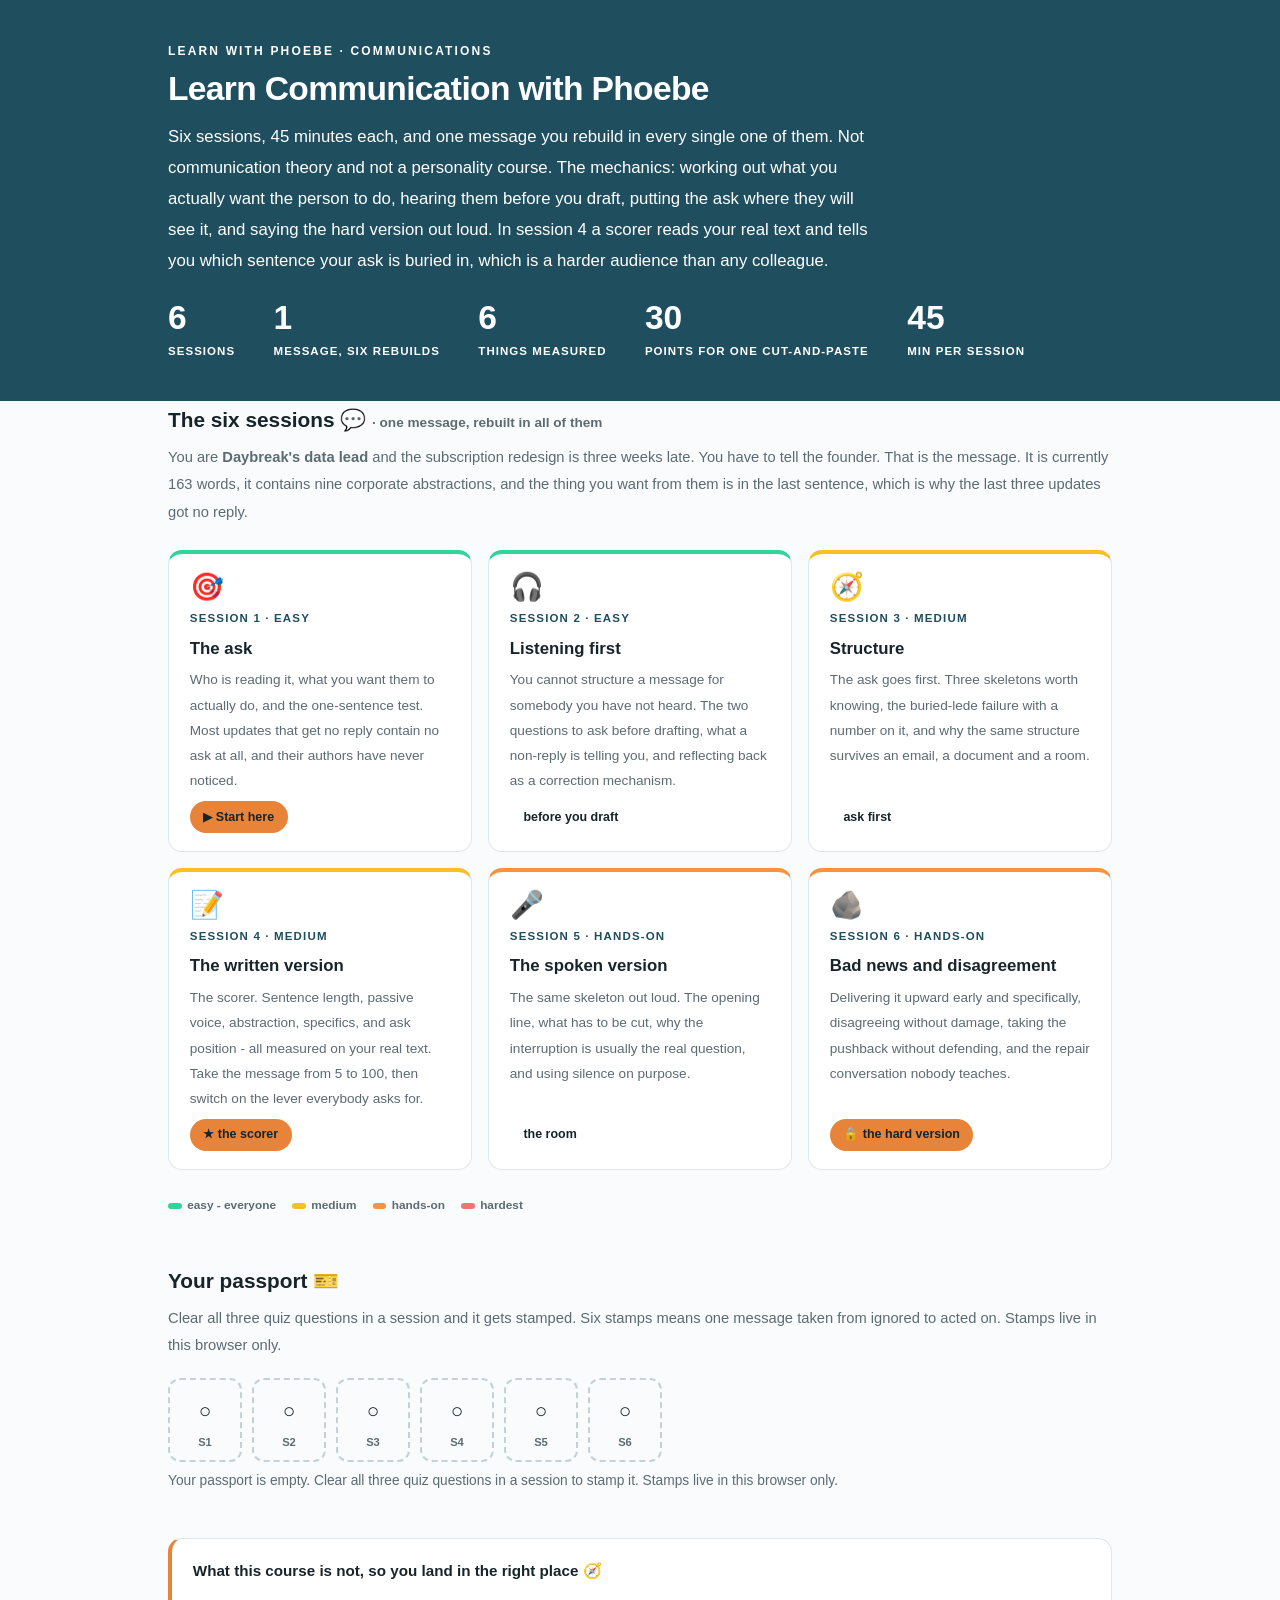
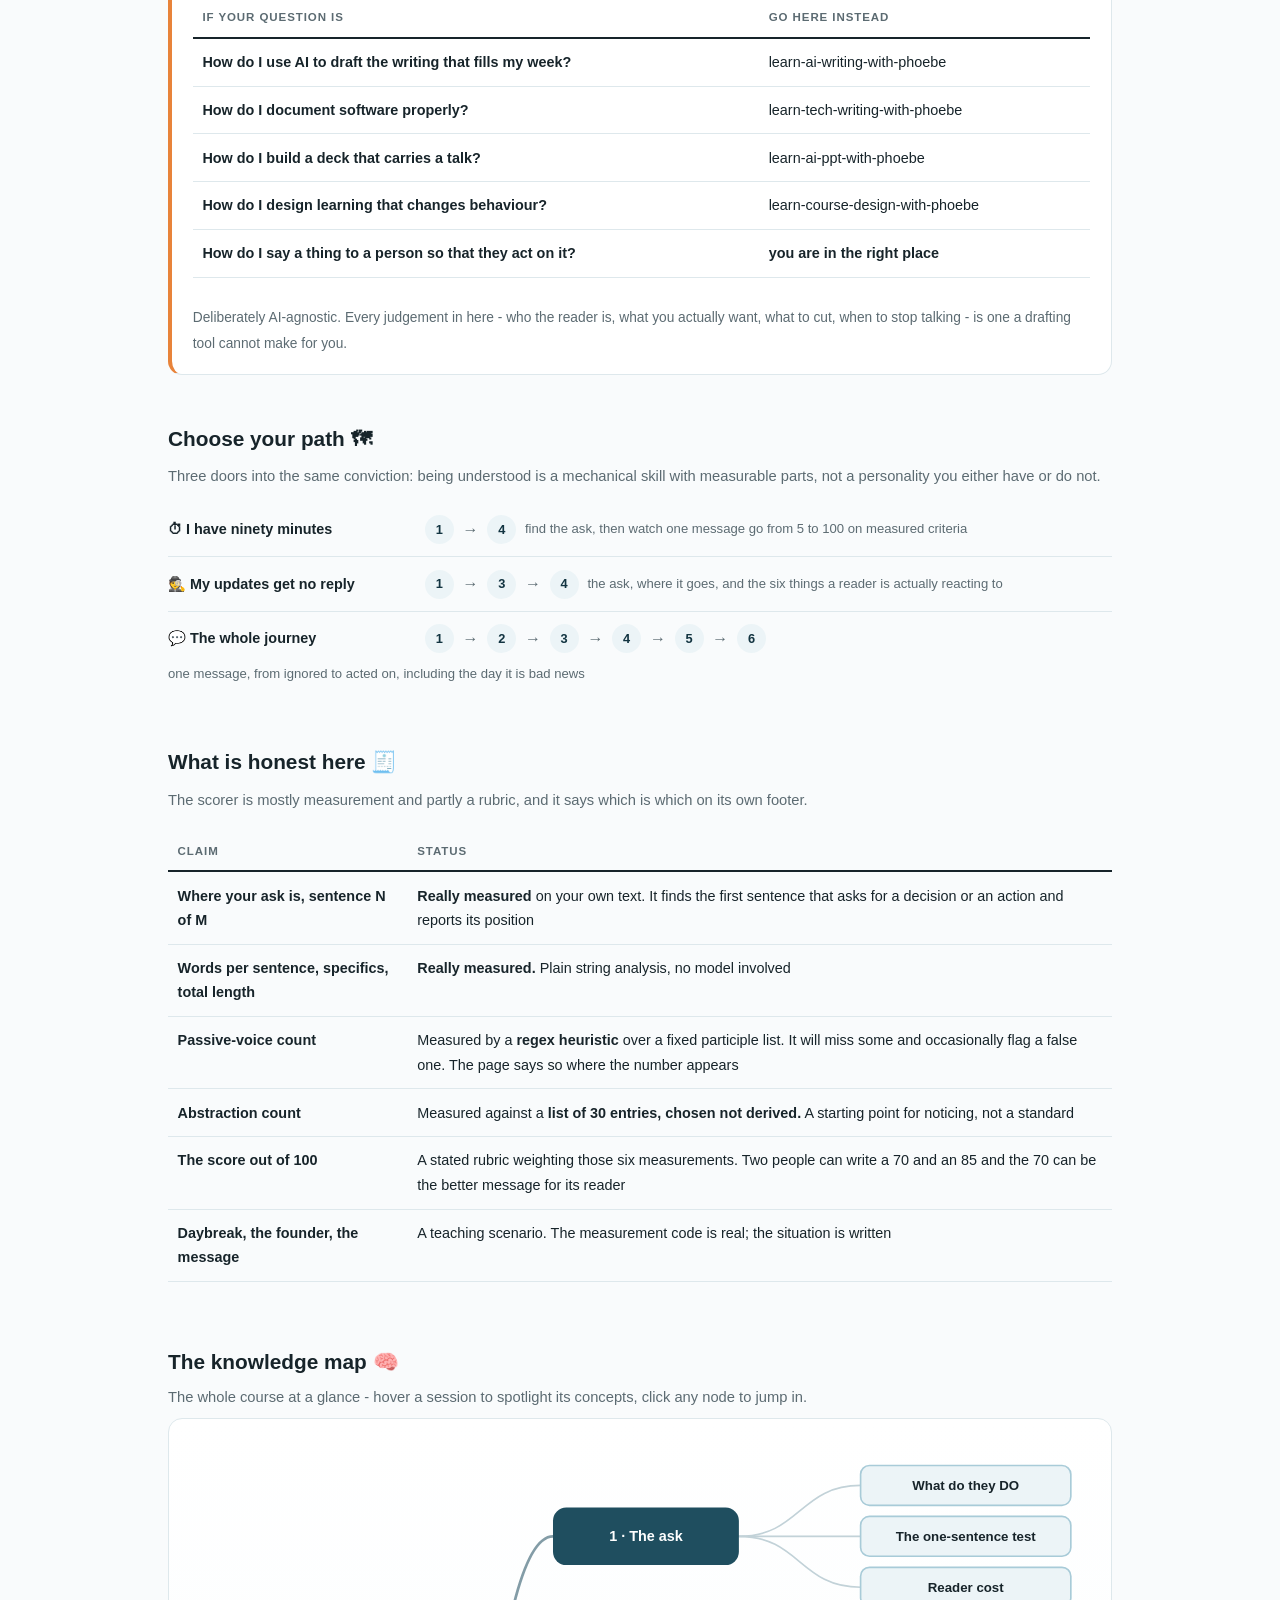
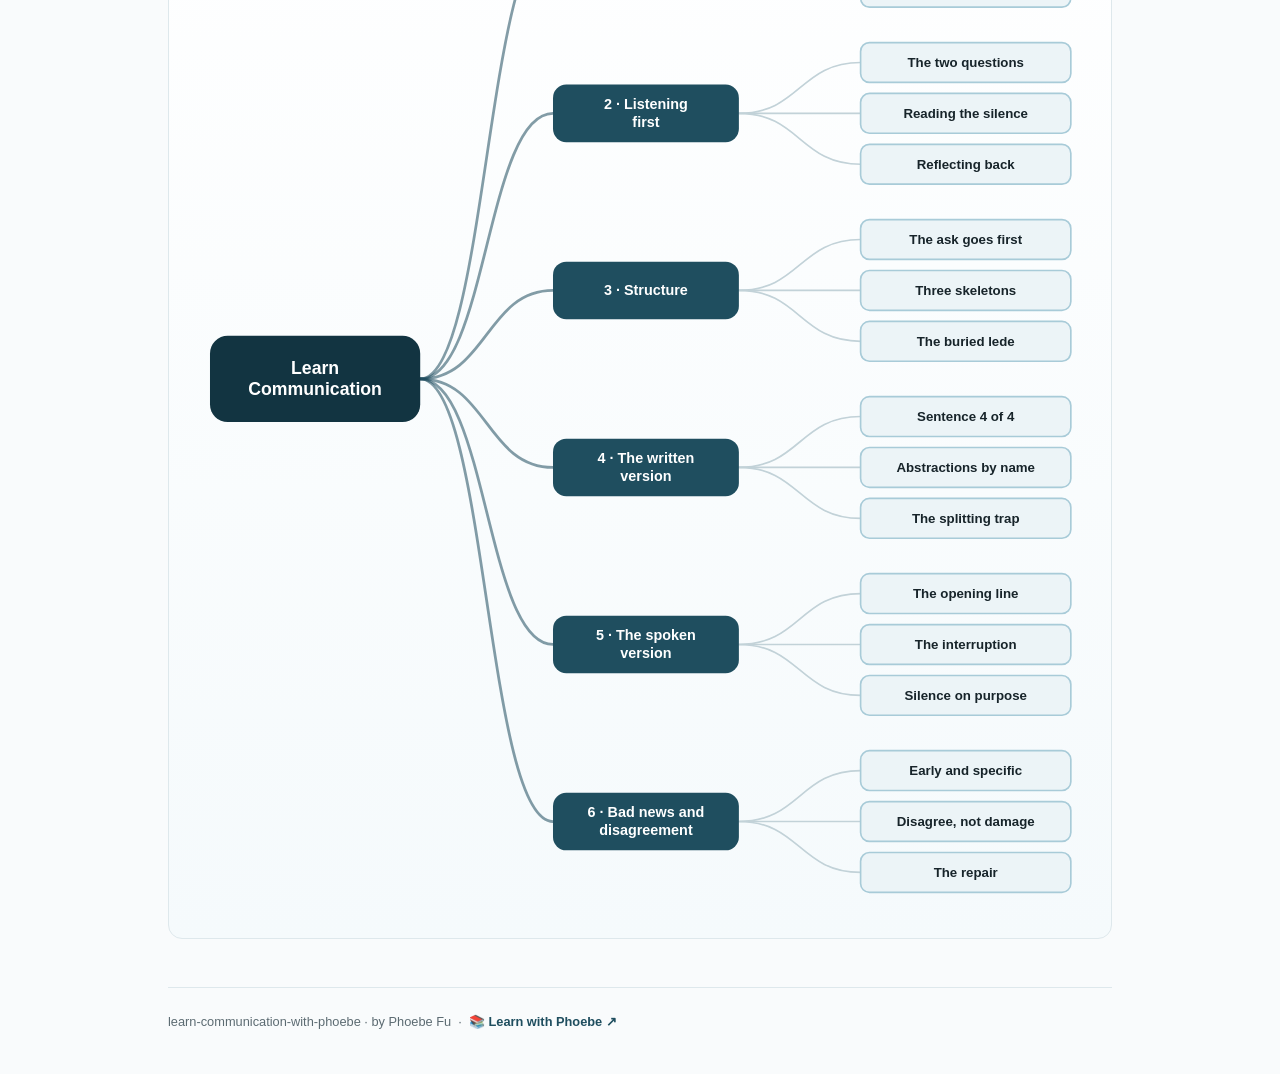
<file: index.html>
<!DOCTYPE html>
<html lang="en">
<head>
<meta charset="UTF-8">
<meta name="viewport" content="width=device-width, initial-scale=1.0">
<!-- social:start -->
<meta name="description" content="Six sessions, one message that keeps failing. Audience, listening, structure, the written version, the spoken version, and the day it is bad news. With a scorer that measures your real text - including which sentence your ask is buried in. Free, by Phoebe Fu.">
<meta property="og:type" content="website">
<meta property="og:site_name" content="Learn with Phoebe">
<meta property="og:title" content="Learn Communication with Phoebe">
<meta property="og:description" content="One message, rebuilt six times. With a clarity scorer that measures your real text and tells you which sentence your ask is buried in.">
<meta property="og:url" content="https://phoebefu6.github.io/learn-communication-with-phoebe/">
<meta property="og:image" content="https://phoebefu6.github.io/learn-communication-with-phoebe/assets/og-cover.png">
<meta property="og:image:width" content="1200">
<meta property="og:image:height" content="630">
<meta name="twitter:card" content="summary_large_image">
<meta name="twitter:title" content="Learn Communication with Phoebe">
<meta name="twitter:description" content="One message, rebuilt six times, with a scorer that measures your real text.">
<meta name="twitter:image" content="https://phoebefu6.github.io/learn-communication-with-phoebe/assets/og-cover.png">
<!-- social:end -->
<title>Learn Communication with Phoebe</title>
<link rel="stylesheet" href="assets/style.css?v=25">
<style>

  .stats-row { display: flex; gap: 2.4rem; margin-top: 1.5rem; flex-wrap: wrap; }
  .stat b { display: block; font-size: 2.1rem; font-weight: 800; line-height: 1.05; font-variant-numeric: tabular-nums; }
  .stat span { font-size: .72rem; opacity: 1; text-transform: uppercase; letter-spacing: .09em; font-weight: 600; }

  .course-grid { display: grid; grid-template-columns: repeat(auto-fit, minmax(17rem, 1fr)); gap: 1rem; margin-top: 1.5rem; }
  .course-card {
    border: 1px solid var(--hairline);
    border-top: 4px solid var(--diff, var(--indigo));
    border-radius: var(--radius);
    padding: 1.2rem 1.3rem 1.1rem;
    display: flex;
    flex-direction: column;
    gap: .5rem;
    text-decoration: none;
    color: var(--ink);
    background: #fff;
    transition: box-shadow .15s ease, border-color .15s ease, transform .15s ease;
    position: relative;
  }
  .course-card:hover { border-color: var(--indigo-soft); border-top-color: var(--diff, var(--indigo)); box-shadow: 0 8px 28px rgba(31,78,95,.14); transform: translateY(-3px); }
  .course-card .cicon { font-size: 1.7rem; line-height: 1; }
  .course-card .cnum { font-size: .72rem; font-weight: 700; color: var(--indigo); text-transform: uppercase; letter-spacing: .1em; }
  .course-card h3 { font-size: 1.05rem; font-weight: 800; line-height: 1.3; }
  .course-card p { font-size: .85rem; color: var(--muted); flex: 1; }
  .course-card .meta { display: flex; gap: .4rem; flex-wrap: wrap; }

  .diff-legend { display: flex; gap: 1rem; margin-top: 1.6rem; font-size: .74rem; color: var(--muted); font-weight: 600; flex-wrap: wrap; }
  .diff-legend i { display: inline-block; width: .85rem; height: .35rem; border-radius: 999px; margin-right: .35rem; vertical-align: middle; }

  .paths { margin-top: 2.6rem; }
  .paths h2 { font-size: 1.3rem; font-weight: 800; margin-bottom: .3rem; }
  .paths .plede { color: var(--muted); font-size: .92rem; margin-bottom: .8rem; }
  .path { display: flex; gap: .55rem; align-items: center; padding: .75rem 0; border-bottom: .5px solid var(--hairline); flex-wrap: wrap; }
  .path:last-child { border-bottom: none; }
  .path b { min-width: 15.5rem; font-size: .9rem; }
  .path .pstep { background: var(--indigo-50); color: var(--indigo-deep); border-radius: 999px; padding: .16rem .68rem; font-weight: 700; font-size: .8rem; text-decoration: none; transition: all .12s ease; }
  .path .pstep:hover { background: var(--indigo); color: #fff; }
  .path .parr { color: var(--muted); font-weight: 700; }

  .mm-section { margin-top: 1.6rem; }
  .mm-section h2 { font-size: 1.3rem; font-weight: 800; margin-bottom: .2rem; }
  .mm-section .mm-lede { color: var(--muted); font-size: .92rem; margin-bottom: .4rem; }
  .mm-wrap { border: 1px solid var(--hairline); border-radius: var(--radius); background: linear-gradient(180deg,#fff,#F5FAFC); padding: .6rem; overflow-x: auto; }
  .mm-svg { width: 100%; height: auto; display: block; max-width: 60rem; margin: 0 auto; min-width: 34rem; }
  .mm-link { cursor: pointer; text-decoration: none; }
  .mm-node rect { transition: opacity .15s ease, filter .15s ease; }
  .mm-node text { pointer-events: none; }
  .mm-link:hover .mm-node rect { filter: brightness(1.06); }
  .mm-edge { transition: opacity .15s ease; }

  .not-this { border: 1px solid var(--hairline); border-left: 4px solid var(--amber); border-radius: var(--radius); background: #fff; padding: 1.1rem 1.3rem; margin-top: 1.2rem; }
  .not-this h3 { font-size: .95rem; font-weight: 800; margin-bottom: .5rem; }
</style>
</head>
<body>

<header class="masthead">
  <div class="wrap">
    <div class="eyebrow">Learn with Phoebe &middot; Communications</div>
    <h1>Learn <span class="accent">Communication</span> with Phoebe</h1>
    <p class="sub">Six sessions, 45 minutes each, and one message you rebuild in every single one of them. Not communication theory and not a personality course. The mechanics: working out what you actually want the person to do, hearing them before you draft, putting the ask where they will see it, and saying the hard version out loud. In session 4 a scorer reads your real text and tells you which sentence your ask is buried in, which is a harder audience than any colleague.</p>
    <div class="stats-row">
      <div class="stat"><b data-count="6">6</b><span>sessions</span></div>
      <div class="stat"><b data-count="1">1</b><span>message, six rebuilds</span></div>
      <div class="stat"><b data-count="6">6</b><span>things measured</span></div>
      <div class="stat"><b data-count="30">30</b><span>points for one cut-and-paste</span></div>
      <div class="stat"><b data-count="45">45</b><span>min per session</span></div>
    </div>
  </div>
</header>

<main class="wrap">

  <section class="section">
    <div class="paths" style="margin-top:0">
      <h2>The six sessions &#128172; <span style="font-size:.85rem;font-weight:600;color:var(--muted)">&middot; one message, rebuilt in all of them</span></h2>
      <p class="plede">You are <strong>Daybreak's data lead</strong> and the subscription redesign is three weeks late. You have to tell the founder. That is the message. It is currently 163 words, it contains nine corporate abstractions, and the thing you want from them is in the last sentence, which is why the last three updates got no reply.</p>
    </div>

    <div class="course-grid">
      <a class="course-card" href="courses/01-the-ask.html" style="--diff:#34D399">
        <span class="cicon">&#127919;</span>
        <span class="cnum">Session 1 &middot; easy</span>
        <h3>The ask</h3>
        <p>Who is reading it, what you want them to actually do, and the one-sentence test. Most updates that get no reply contain no ask at all, and their authors have never noticed.</p>
        <span class="meta"><span class="pill amber">&#9654; Start here</span></span>
      </a>
      <a class="course-card" href="courses/02-listening-first.html" style="--diff:#34D399">
        <span class="cicon">&#127911;</span>
        <span class="cnum">Session 2 &middot; easy</span>
        <h3>Listening first</h3>
        <p>You cannot structure a message for somebody you have not heard. The two questions to ask before drafting, what a non-reply is telling you, and reflecting back as a correction mechanism.</p>
        <span class="meta"><span class="pill">before you draft</span></span>
      </a>
      <a class="course-card" href="courses/03-structure.html" style="--diff:#FBBF24">
        <span class="cicon">&#129517;</span>
        <span class="cnum">Session 3 &middot; medium</span>
        <h3>Structure</h3>
        <p>The ask goes first. Three skeletons worth knowing, the buried-lede failure with a number on it, and why the same structure survives an email, a document and a room.</p>
        <span class="meta"><span class="pill">ask first</span></span>
      </a>
      <a class="course-card" href="courses/04-the-written-version.html" style="--diff:#FBBF24">
        <span class="cicon">&#128221;</span>
        <span class="cnum">Session 4 &middot; medium</span>
        <h3>The written version</h3>
        <p>The scorer. Sentence length, passive voice, abstraction, specifics, and ask position - all measured on your real text. Take the message from 5 to 100, then switch on the lever everybody asks for.</p>
        <span class="meta"><span class="pill amber">&#9733; the scorer</span></span>
      </a>
      <a class="course-card" href="courses/05-the-spoken-version.html" style="--diff:#FB923C">
        <span class="cicon">&#127908;</span>
        <span class="cnum">Session 5 &middot; hands-on</span>
        <h3>The spoken version</h3>
        <p>The same skeleton out loud. The opening line, what has to be cut, why the interruption is usually the real question, and using silence on purpose.</p>
        <span class="meta"><span class="pill">the room</span></span>
      </a>
      <a class="course-card" href="courses/06-bad-news-and-disagreement.html" style="--diff:#FB923C">
        <span class="cicon">&#129704;</span>
        <span class="cnum">Session 6 &middot; hands-on</span>
        <h3>Bad news and disagreement</h3>
        <p>Delivering it upward early and specifically, disagreeing without damage, taking the pushback without defending, and the repair conversation nobody teaches.</p>
        <span class="meta"><span class="pill amber">&#128274; the hard version</span></span>
      </a>
    </div>

    <div class="diff-legend">
      <span><i style="background:#34D399"></i>easy - everyone</span>
      <span><i style="background:#FBBF24"></i>medium</span>
      <span><i style="background:#FB923C"></i>hands-on</span>
      <span><i style="background:#F87171"></i>hardest</span>
    </div>
  </section>

  <section class="section">
    <div class="paths" style="margin-top:0">
      <h2>Your passport &#127915;</h2>
      <p class="plede">Clear all three quiz questions in a session and it gets stamped. Six stamps means one message taken from ignored to acted on. Stamps live in this browser only.</p>
    </div>
    <div class="pp-strip"></div>
  </section>

  <section class="section">
    <div class="not-this">
      <h3>What this course is not, so you land in the right place &#129517;</h3>
      <table class="clean">
        <tr><th>If your question is</th><th>Go here instead</th></tr>
        <tr><td>How do I use AI to draft the writing that fills my week?</td><td><span class="mono">learn-ai-writing-with-phoebe</span></td></tr>
        <tr><td>How do I document software properly?</td><td><span class="mono">learn-tech-writing-with-phoebe</span></td></tr>
        <tr><td>How do I build a deck that carries a talk?</td><td><span class="mono">learn-ai-ppt-with-phoebe</span></td></tr>
        <tr><td>How do I design learning that changes behaviour?</td><td><span class="mono">learn-course-design-with-phoebe</span></td></tr>
        <tr><td><strong>How do I say a thing to a person so that they act on it?</strong></td><td><strong>you are in the right place</strong></td></tr>
      </table>
      <p style="margin-top:.7rem;font-size:.86rem;color:var(--muted)">Deliberately AI-agnostic. Every judgement in here - who the reader is, what you actually want, what to cut, when to stop talking - is one a drafting tool cannot make for you.</p>
    </div>
  </section>

  <section class="section">
    <div class="paths">
      <h2>Choose your path &#128506;</h2>
      <p class="plede">Three doors into the same conviction: being understood is a mechanical skill with measurable parts, not a personality you either have or do not.</p>
      <div class="path"><b>&#9201; I have ninety minutes</b>
        <a class="pstep" href="courses/01-the-ask.html">1</a><span class="parr">&rarr;</span>
        <a class="pstep" href="courses/04-the-written-version.html">4</a>
        <span style="font-size:.82rem;color:var(--muted)">find the ask, then watch one message go from 5 to 100 on measured criteria</span>
      </div>
      <div class="path"><b>&#128373; My updates get no reply</b>
        <a class="pstep" href="courses/01-the-ask.html">1</a><span class="parr">&rarr;</span>
        <a class="pstep" href="courses/03-structure.html">3</a><span class="parr">&rarr;</span>
        <a class="pstep" href="courses/04-the-written-version.html">4</a>
        <span style="font-size:.82rem;color:var(--muted)">the ask, where it goes, and the six things a reader is actually reacting to</span>
      </div>
      <div class="path"><b>&#128172; The whole journey</b>
        <a class="pstep" href="courses/01-the-ask.html">1</a><span class="parr">&rarr;</span>
        <a class="pstep" href="courses/02-listening-first.html">2</a><span class="parr">&rarr;</span>
        <a class="pstep" href="courses/03-structure.html">3</a><span class="parr">&rarr;</span>
        <a class="pstep" href="courses/04-the-written-version.html">4</a><span class="parr">&rarr;</span>
        <a class="pstep" href="courses/05-the-spoken-version.html">5</a><span class="parr">&rarr;</span>
        <a class="pstep" href="courses/06-bad-news-and-disagreement.html">6</a>
        <span style="font-size:.82rem;color:var(--muted)">one message, from ignored to acted on, including the day it is bad news</span>
      </div>
    </div>
  </section>

  <section class="section">
    <div class="paths" style="margin-top:0">
      <h2>What is honest here &#129534;</h2>
      <p class="plede">The scorer is mostly measurement and partly a rubric, and it says which is which on its own footer.</p>
    </div>
    <table class="clean">
      <tr><th>Claim</th><th>Status</th></tr>
      <tr><td>Where your ask is, sentence N of M</td><td><strong>Really measured</strong> on your own text. It finds the first sentence that asks for a decision or an action and reports its position</td></tr>
      <tr><td>Words per sentence, specifics, total length</td><td><strong>Really measured.</strong> Plain string analysis, no model involved</td></tr>
      <tr><td>Passive-voice count</td><td>Measured by a <strong>regex heuristic</strong> over a fixed participle list. It will miss some and occasionally flag a false one. The page says so where the number appears</td></tr>
      <tr><td>Abstraction count</td><td>Measured against a <strong>list of 30 entries, chosen not derived.</strong> A starting point for noticing, not a standard</td></tr>
      <tr><td>The score out of 100</td><td>A stated rubric weighting those six measurements. Two people can write a 70 and an 85 and the 70 can be the better message for its reader</td></tr>
      <tr><td>Daybreak, the founder, the message</td><td>A teaching scenario. The measurement code is real; the situation is written</td></tr>
    </table>
  </section>

  <section class="section mm-section">
    <h2>The knowledge map &#129504;</h2>
    <p class="mm-lede">The whole course at a glance - hover a session to spotlight its concepts, click any node to jump in.</p>
    <div class="mm-wrap"><div id="mindmap"></div></div>
  </section>

  <footer class="pagefoot">
    <span>learn-communication-with-phoebe &middot; by Phoebe Fu &nbsp;&middot;&nbsp; &#128218; <a href="https://phoebefu6.github.io/learn-with-phoebe/">Learn with Phoebe &#8599;</a></span>
  </footer>

</main>

<script>
window.MINDMAP_DATA = {
  title: "Learn\nCommunication",
  centerColor: "#123441",
  sessions: [
    { label: "The ask", href: "courses/01-the-ask.html", color: "#34D399",
      concepts: [
        { label: "What do they DO", href: "courses/01-the-ask.html" },
        { label: "The one-sentence test", href: "courses/01-the-ask.html" },
        { label: "Reader cost", href: "courses/01-the-ask.html" } ] },
    { label: "Listening\nfirst", href: "courses/02-listening-first.html", color: "#34D399",
      concepts: [
        { label: "The two questions", href: "courses/02-listening-first.html" },
        { label: "Reading the silence", href: "courses/02-listening-first.html" },
        { label: "Reflecting back", href: "courses/02-listening-first.html" } ] },
    { label: "Structure", href: "courses/03-structure.html", color: "#FBBF24",
      concepts: [
        { label: "The ask goes first", href: "courses/03-structure.html" },
        { label: "Three skeletons", href: "courses/03-structure.html" },
        { label: "The buried lede", href: "courses/03-structure.html" } ] },
    { label: "The written\nversion", href: "courses/04-the-written-version.html", color: "#FBBF24",
      concepts: [
        { label: "Sentence 4 of 4", href: "courses/04-the-written-version.html" },
        { label: "Abstractions by name", href: "courses/04-the-written-version.html" },
        { label: "The splitting trap", href: "courses/04-the-written-version.html" } ] },
    { label: "The spoken\nversion", href: "courses/05-the-spoken-version.html", color: "#FB923C",
      concepts: [
        { label: "The opening line", href: "courses/05-the-spoken-version.html" },
        { label: "The interruption", href: "courses/05-the-spoken-version.html" },
        { label: "Silence on purpose", href: "courses/05-the-spoken-version.html" } ] },
    { label: "Bad news and\ndisagreement", href: "courses/06-bad-news-and-disagreement.html", color: "#FB923C",
      concepts: [
        { label: "Early and specific", href: "courses/06-bad-news-and-disagreement.html" },
        { label: "Disagree, not damage", href: "courses/06-bad-news-and-disagreement.html" },
        { label: "The repair", href: "courses/06-bad-news-and-disagreement.html" } ] }
  ]
};
</script>
<script src="assets/mindmap.js?v=3"></script>
<script src="assets/app.js?v=22"></script>
</body>
</html>
</file>
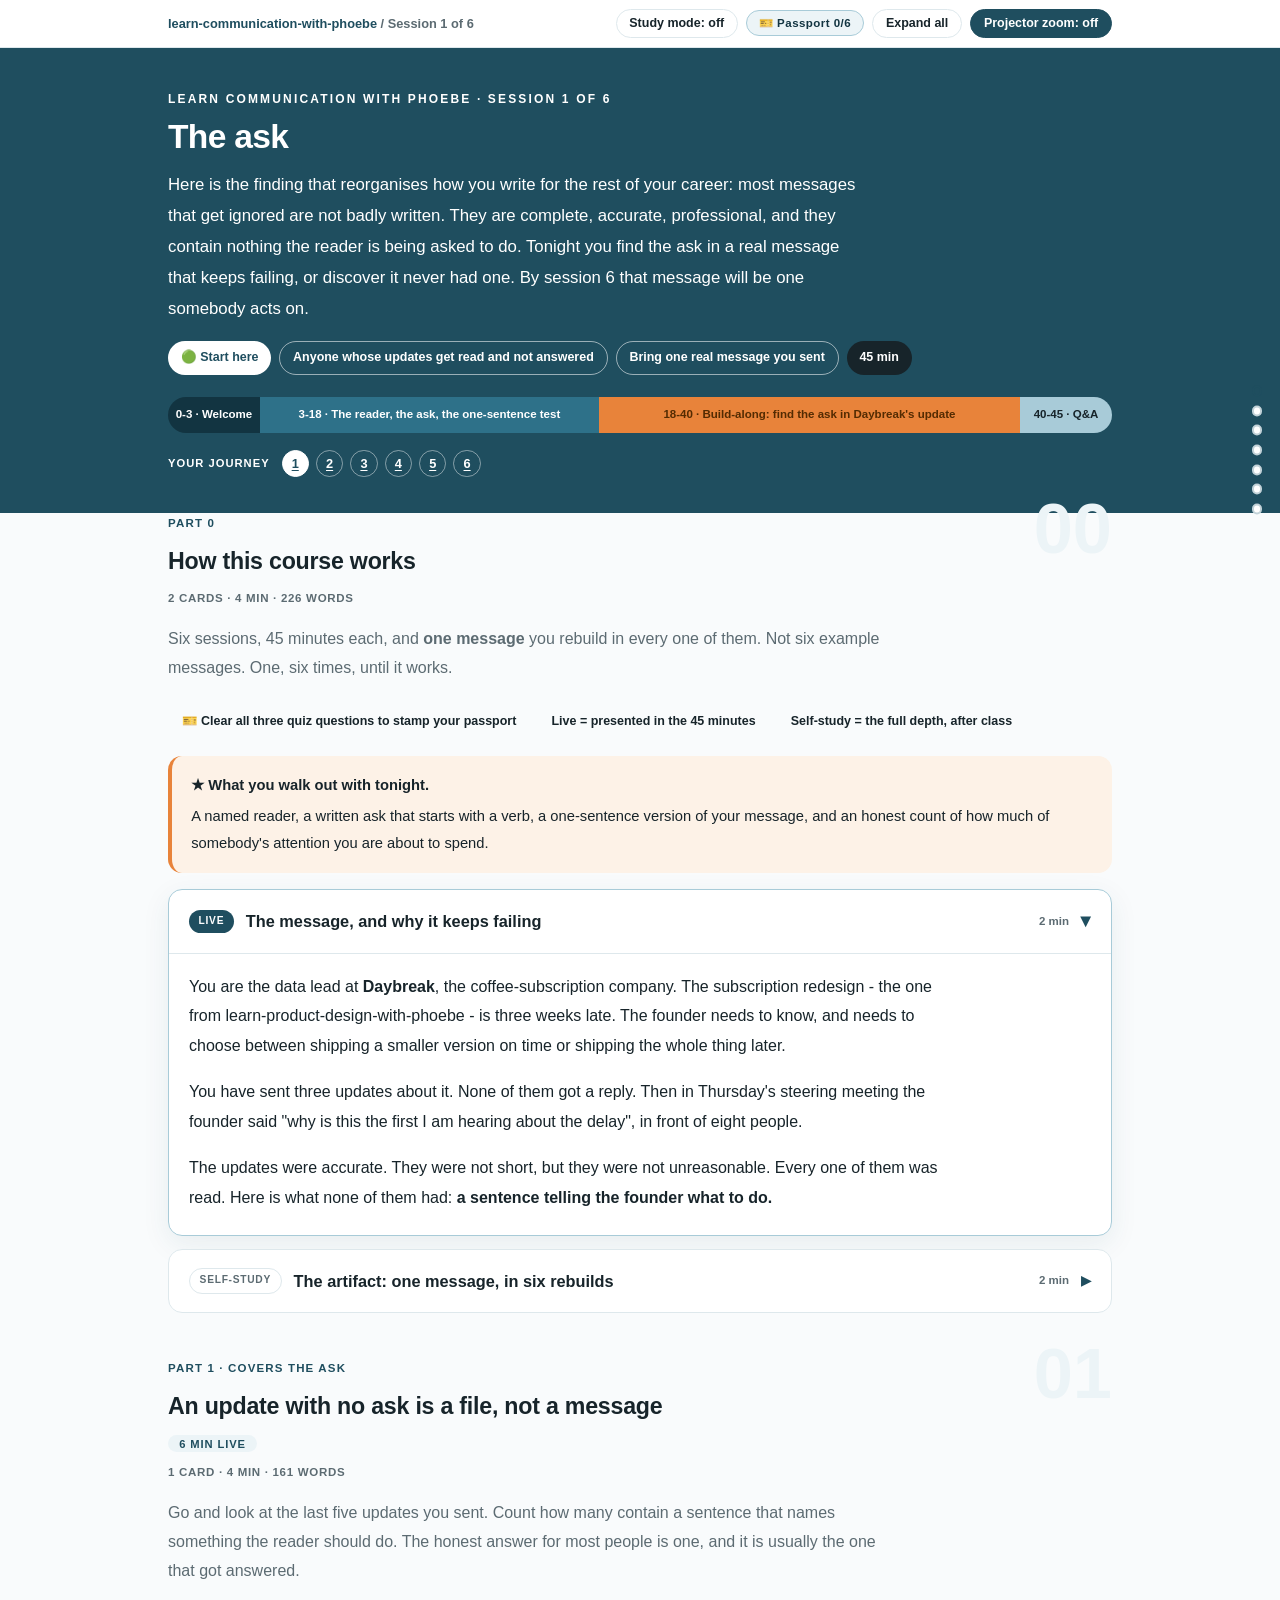
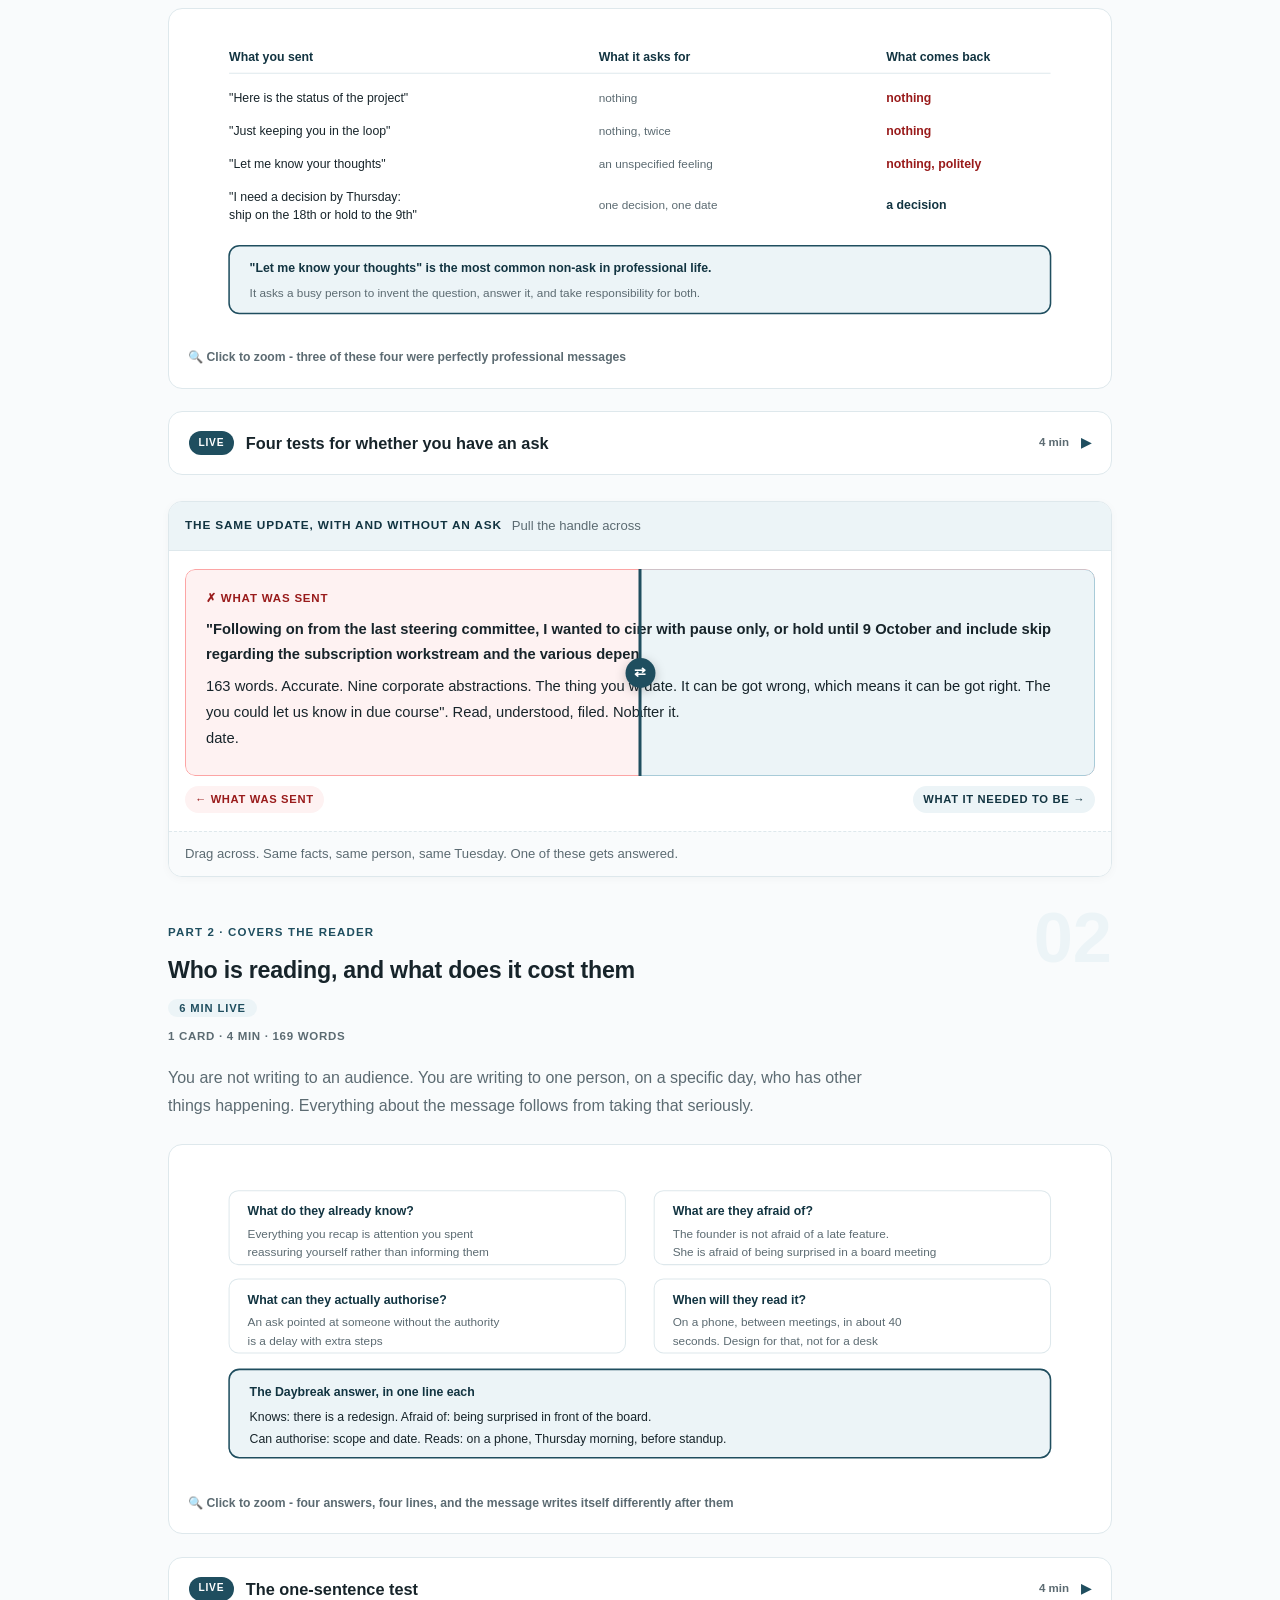
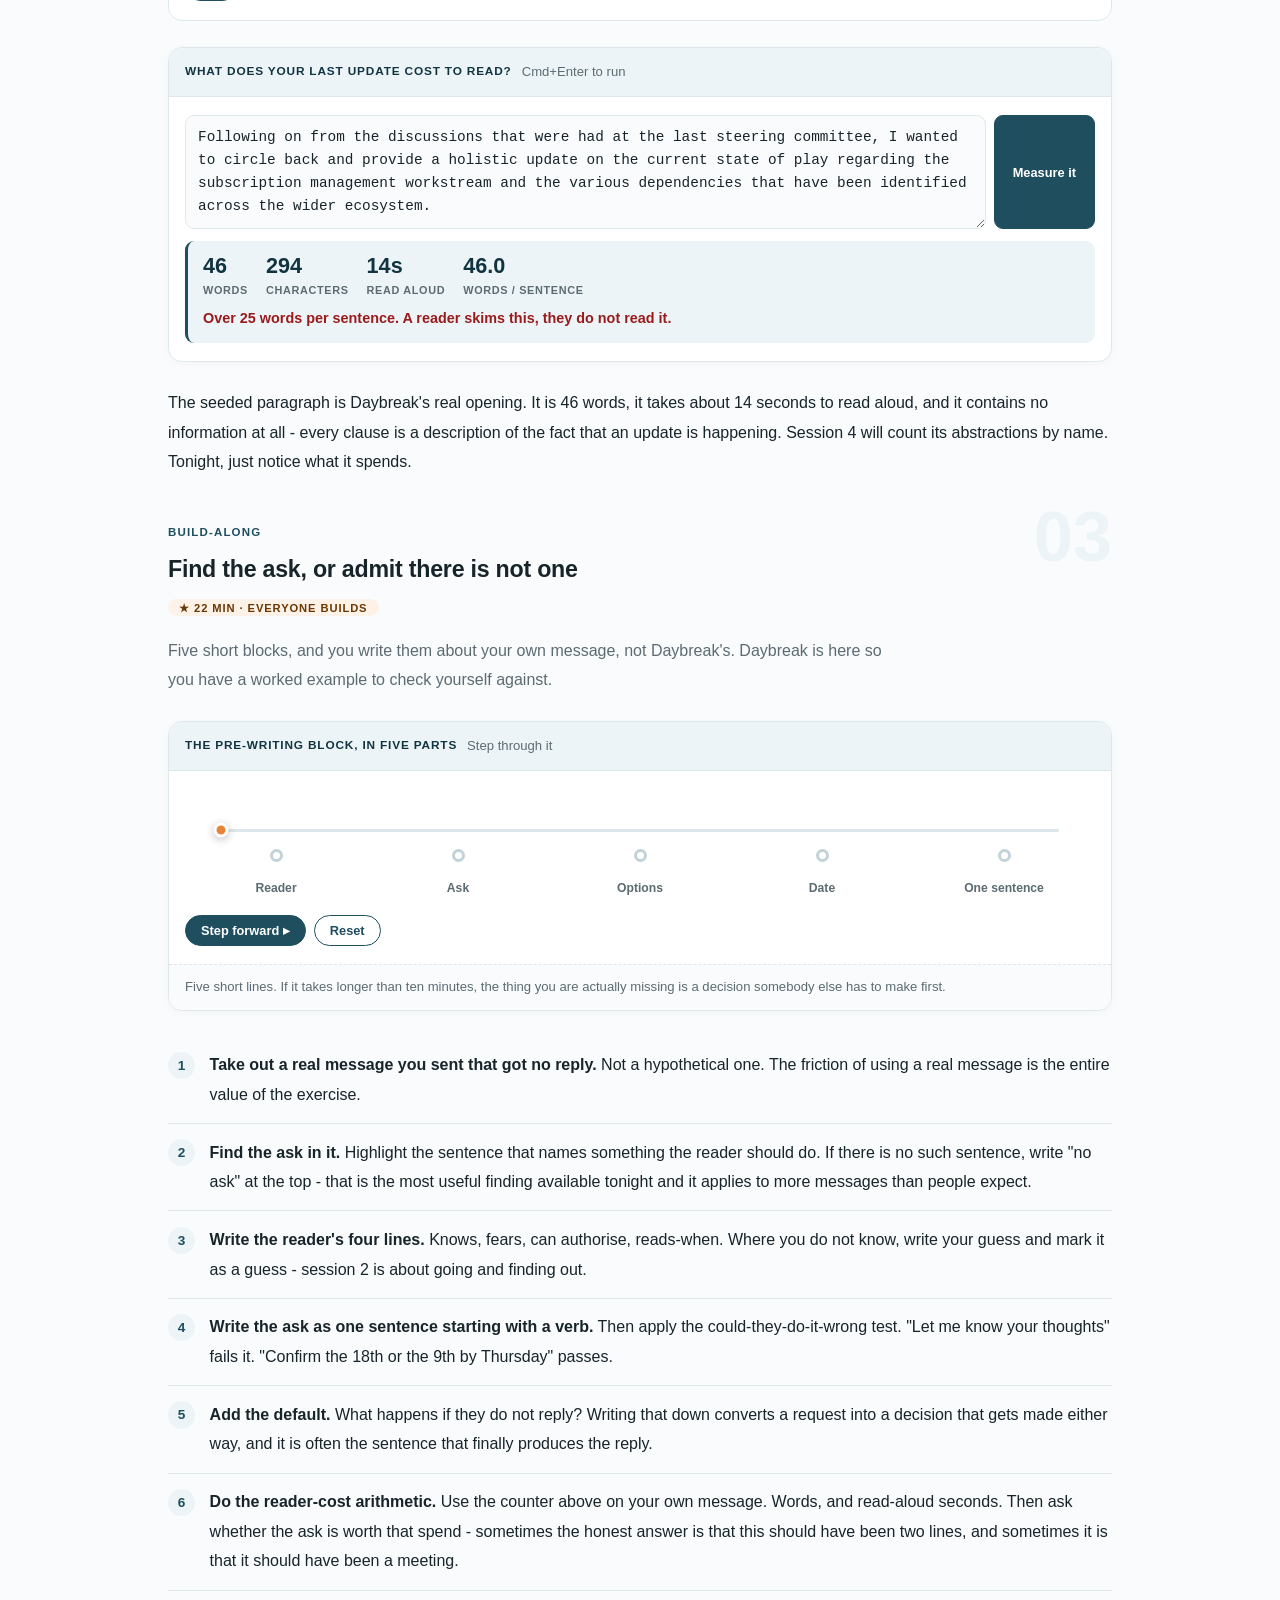
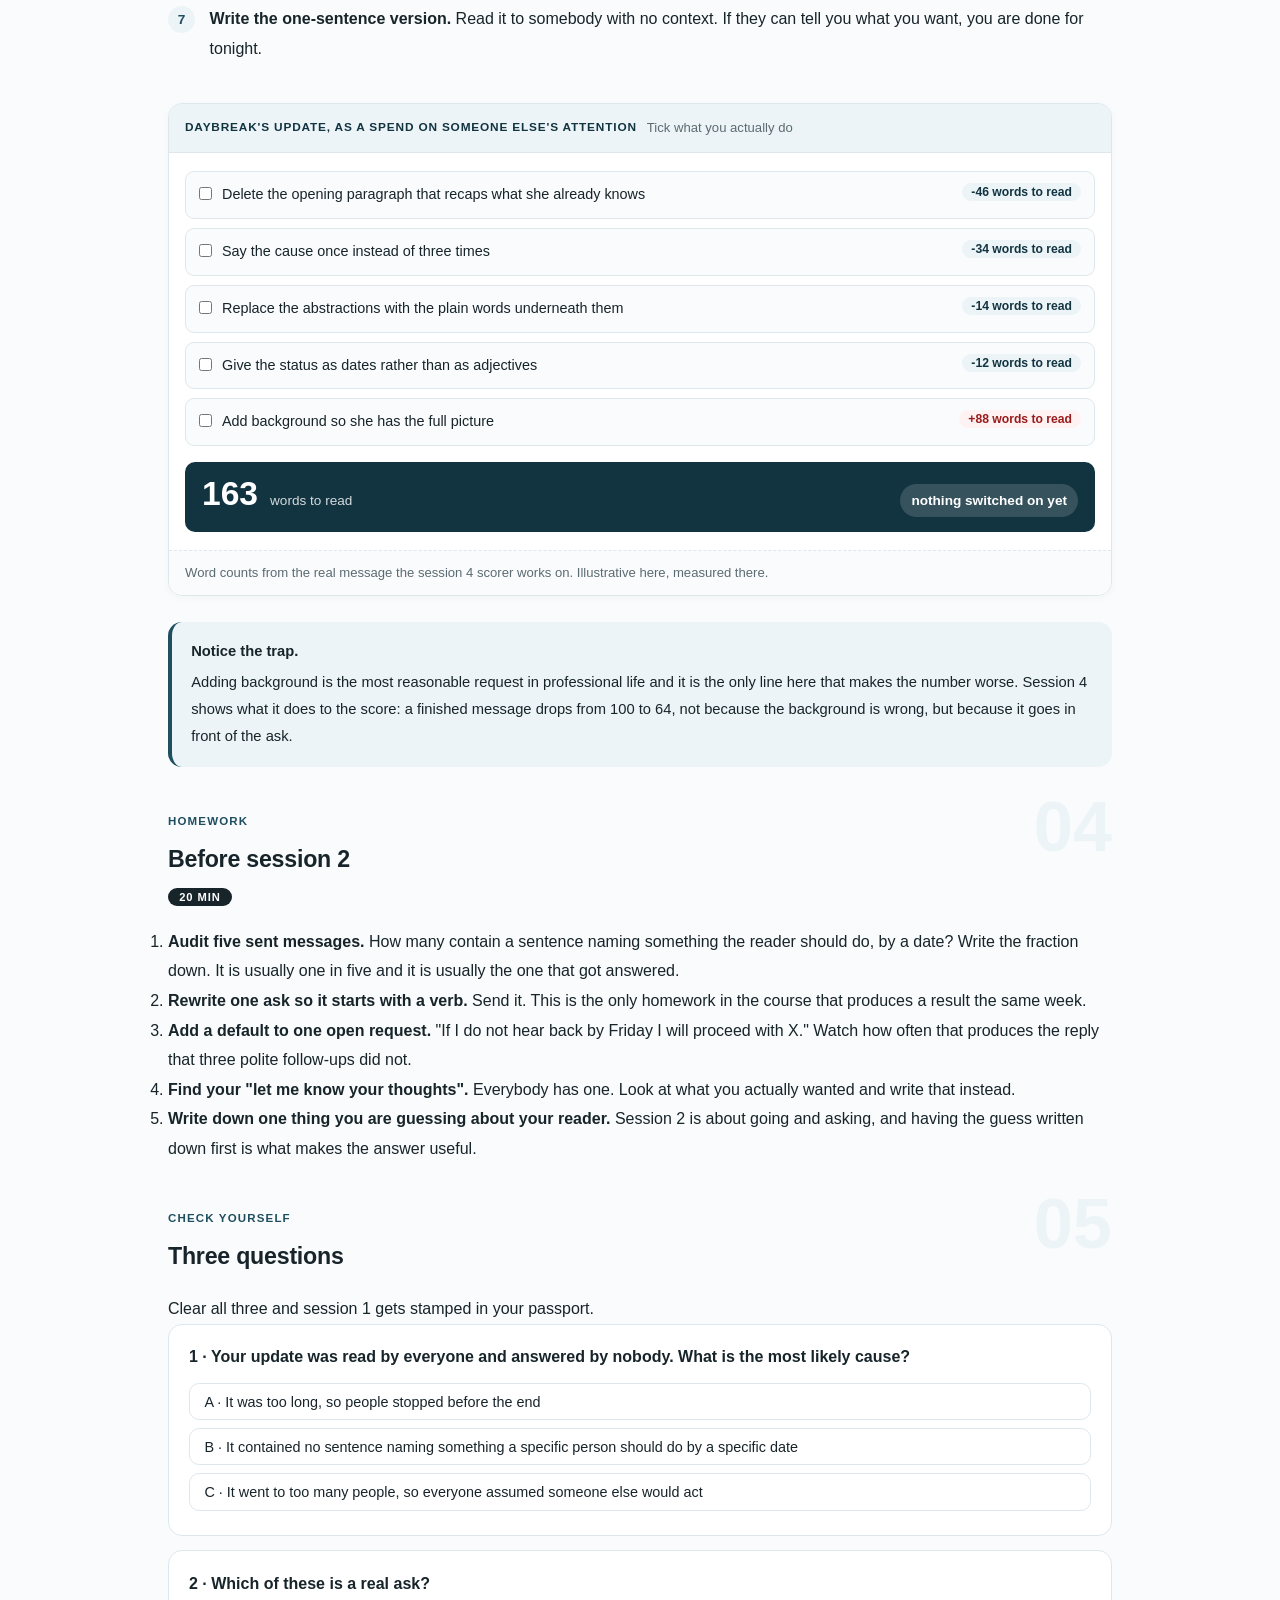
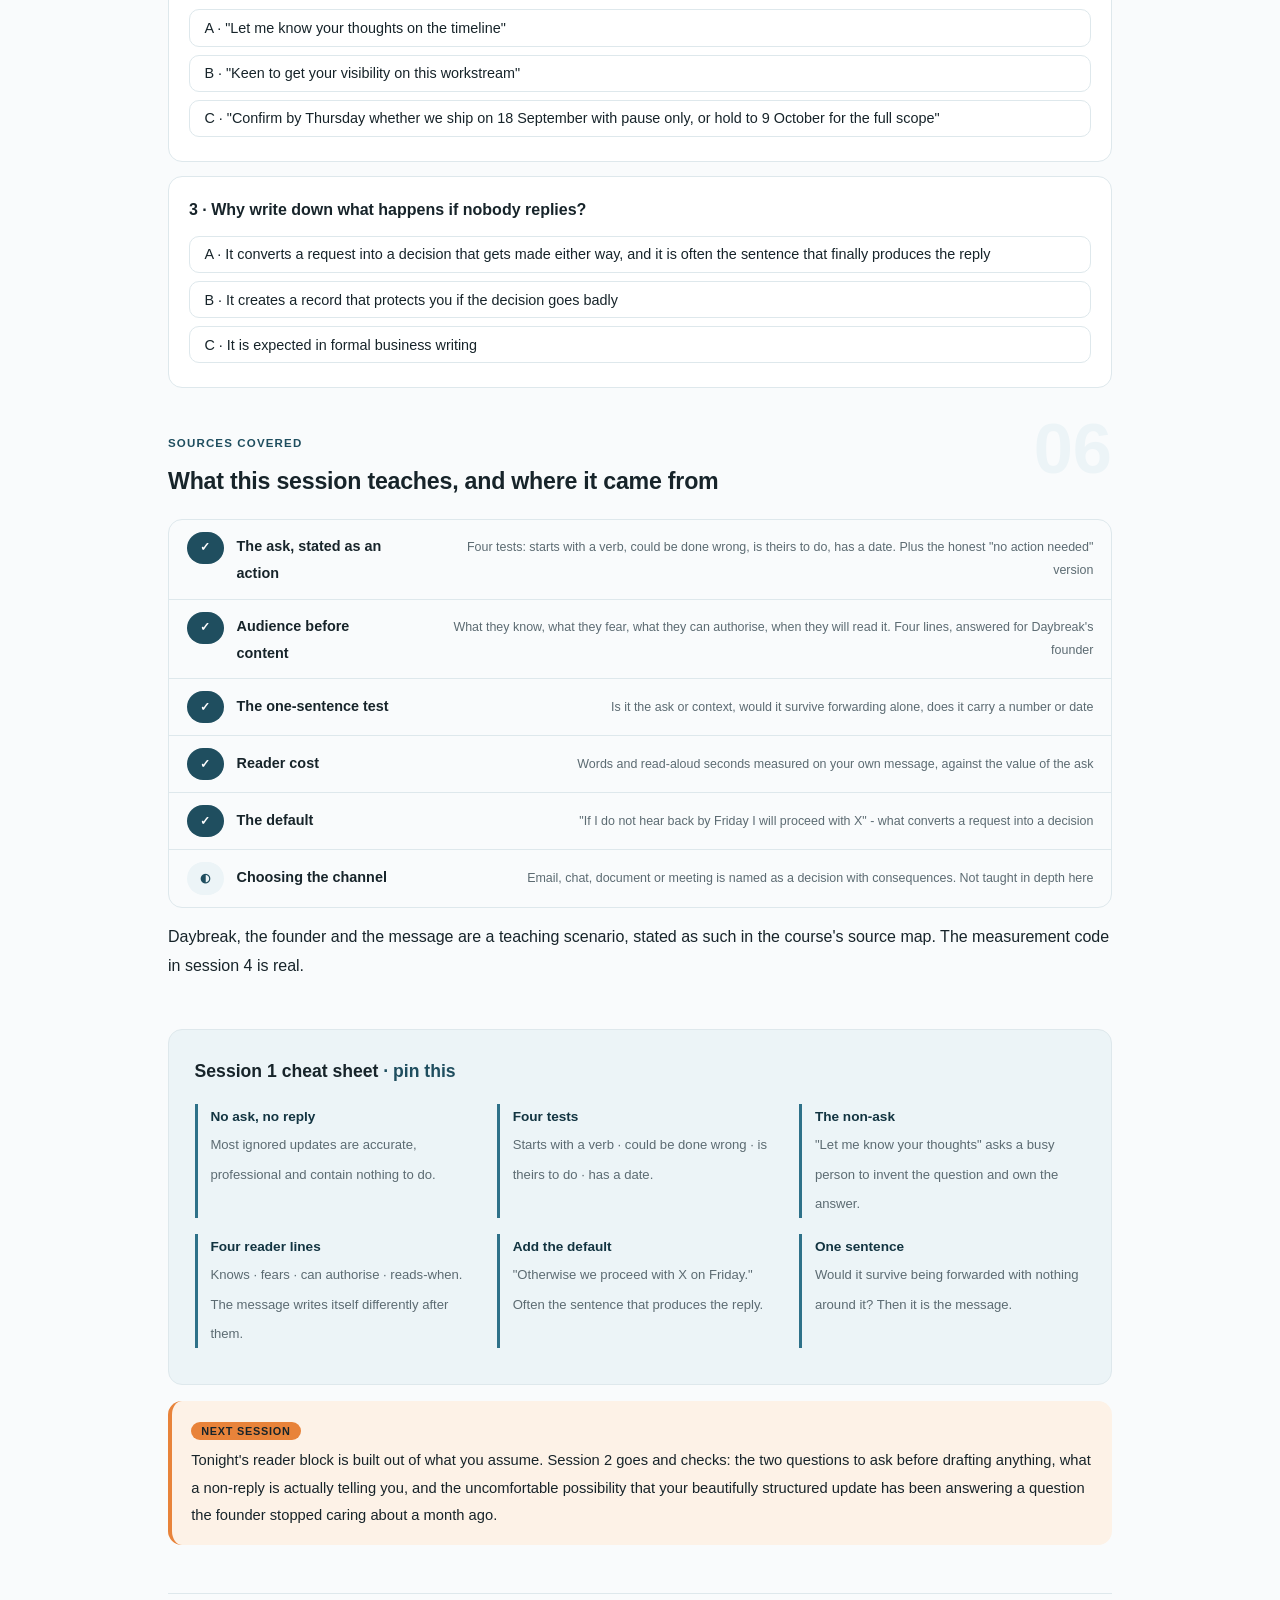
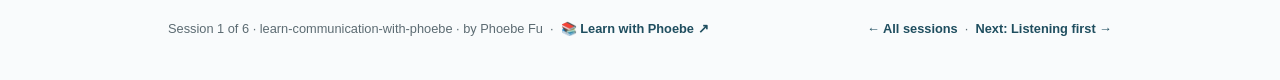
<file: courses/01-the-ask.html>
<!DOCTYPE html>
<html lang="en">
<head>
<meta charset="UTF-8">
<meta name="viewport" content="width=device-width, initial-scale=1.0">
<!-- social:start -->
<meta name="description" content="Session 1 of 6. Who is reading it, what you want them to actually do, and the one-sentence test. Most updates that get no reply contain no ask at all, and their authors have never noticed.">
<meta property="og:type" content="article">
<meta property="og:site_name" content="Learn with Phoebe">
<meta property="og:title" content="The ask - learn communication with phoebe">
<meta property="og:description" content="Session 1 of 6. Most updates that get no reply contain no ask at all.">
<meta property="og:url" content="https://phoebefu6.github.io/learn-communication-with-phoebe/courses/01-the-ask.html">
<meta property="og:image" content="https://phoebefu6.github.io/learn-communication-with-phoebe/assets/og-cover.png">
<meta property="og:image:width" content="1200">
<meta property="og:image:height" content="630">
<meta name="twitter:card" content="summary_large_image">
<meta name="twitter:title" content="The ask - learn communication with phoebe">
<meta name="twitter:description" content="Session 1 of 6. The reader, the ask, and the one-sentence test.">
<meta name="twitter:image" content="https://phoebefu6.github.io/learn-communication-with-phoebe/assets/og-cover.png">
<!-- social:end -->
<title>Session 1 · The ask - learn communication with phoebe</title>
<link rel="stylesheet" href="../assets/style.css?v=24">
</head>
<body>

<div class="toolbar">
  <div class="wrap">
    <span class="crumb"><a href="../index.html">learn-communication-with-phoebe</a> / Session 1 of 6</span>
    <button class="btn" id="toggle-all" type="button">Expand all</button>
    <button class="btn primary" id="zoom-toggle" type="button">Projector zoom: off</button>
  </div>
</div>

<header class="masthead">
  <div class="wrap">
    <div class="eyebrow">Learn Communication with Phoebe · Session 1 of 6</div>
    <h1>The <span class="accent">ask</span></h1>
    <p class="sub">Here is the finding that reorganises how you write for the rest of your career: most messages that get ignored are not badly written. They are complete, accurate, professional, and they contain nothing the reader is being asked to do. Tonight you find the ask in a real message that keeps failing, or discover it never had one. By session 6 that message will be one somebody acts on.</p>
    <div class="chip-row">
      <span class="chip level">🟢 Start here</span>
      <span class="chip audience">Anyone whose updates get read and not answered</span>
      <span class="chip audience">Bring one real message you sent</span>
      <span class="chip time">45 min</span>
    </div>
    <div class="agenda">
      <span class="a1" style="flex:1">0-3 · Welcome</span>
      <span class="a2" style="flex:4">3-18 · The reader, the ask, the one-sentence test</span>
      <span class="a3" style="flex:5">18-40 · Build-along: find the ask in Daybreak's update</span>
      <span class="a4" style="flex:1">40-45 · Q&amp;A</span>
    </div>
  </div>
</header>

<main class="wrap">

  <!-- ============ INTRO ============ -->
  <section class="section" id="intro">
    <div class="section-kicker">
      <span class="klabel">Part 0</span>
      <h2>How this course works</h2>
    </div>
    <p class="lede">Six sessions, 45 minutes each, and <strong>one message</strong> you rebuild in every one of them. Not six example messages. One, six times, until it works.</p>

    <div class="legend">
      <span class="pill">🎫 Clear all three quiz questions to stamp your passport</span>
      <span class="pill">Live = presented in the 45 minutes</span>
      <span class="pill">Self-study = the full depth, after class</span>
    </div>

    <div class="callout win">
      <p><strong>★ What you walk out with tonight.</strong> A named reader, a written ask that starts with a verb, a one-sentence version of your message, and an honest count of how much of somebody's attention you are about to spend.</p>
    </div>

    <details class="card" open>
      <summary><span class="mode live">Live</span>The message, and why it keeps failing<span class="mini">2 min</span><span class="caret">▶</span></summary>
      <div class="body">
        <p>You are the data lead at <strong>Daybreak</strong>, the coffee-subscription company. The subscription redesign - the one from <span class="mono">learn-product-design-with-phoebe</span> - is three weeks late. The founder needs to know, and needs to choose between shipping a smaller version on time or shipping the whole thing later.</p>
        <p>You have sent three updates about it. None of them got a reply. Then in Thursday's steering meeting the founder said "why is this the first I am hearing about the delay", in front of eight people.</p>
        <p>The updates were accurate. They were not short, but they were not unreasonable. Every one of them was read. Here is what none of them had: <strong>a sentence telling the founder what to do.</strong></p>
      </div>
    </details>

    <details class="card">
      <summary><span class="mode self">Self-study</span>The artifact: one message, in six rebuilds<span class="mini">2 min</span><span class="caret">▶</span></summary>
      <div class="body">
        <table class="clean">
          <tr><th>Session</th><th>What the message gains</th></tr>
          <tr><td>1 · tonight</td><td>A named reader and an ask that starts with a verb</td></tr>
          <tr><td>2</td><td>What the reader actually needs, found by asking rather than assuming</td></tr>
          <tr><td>3</td><td>A skeleton, with the ask at the top of it</td></tr>
          <tr><td>4</td><td>The written version, measured: 5 out of 100 becomes 100</td></tr>
          <tr><td>5</td><td>The spoken version, and what has to be cut to survive a room</td></tr>
          <tr><td>6</td><td>The version where it is bad news and somebody pushes back</td></tr>
        </table>
        <p>If you only do three, do 1, 4 and 6. Session 1 is whether there is an ask, session 4 is whether it can be found, session 6 is whether you can say it when it is uncomfortable.</p>
      </div>
    </details>
  </section>

  <!-- ============ PART 1 ============ -->
  <section class="section" id="part-1">
    <div class="section-kicker">
      <span class="klabel">Part 1 · covers the ask</span>
      <h2>An update with no ask is a file, not a message</h2>
      <span class="tag concept">6 min live</span>
    </div>
    <p class="lede">Go and look at the last five updates you sent. Count how many contain a sentence that names something the reader should do. The honest answer for most people is one, and it is usually the one that got answered.</p>

    <figure class="zoomable">
      <svg viewBox="0 0 880 300" xmlns="http://www.w3.org/2000/svg" role="img" aria-label="Four kinds of message sorted by whether they contain an ask, showing which ones produce a reply">
        <style>
          .c1aH { font: 800 12px Inter, sans-serif; fill: #123441; }
          .c1aB { font: 400 12px Inter, sans-serif; fill: #17242A; }
          .c1aN { font: 400 11.5px Inter, sans-serif; fill: #5C6B72; }
          .c1aR { font: 700 12px Inter, sans-serif; fill: #991B1B; }
        </style>
        <text class="c1aH" x="40" y="32">What you sent</text>
        <text class="c1aH" x="400" y="32">What it asks for</text>
        <text class="c1aH" x="680" y="32">What comes back</text>
        <line x1="40" y1="44" x2="840" y2="44" stroke="#DEE8EC"/>

        <text class="c1aB" x="40" y="72">"Here is the status of the project"</text>
        <text class="c1aN" x="400" y="72">nothing</text>
        <text class="c1aR" x="680" y="72">nothing</text>

        <text class="c1aB" x="40" y="104">"Just keeping you in the loop"</text>
        <text class="c1aN" x="400" y="104">nothing, twice</text>
        <text class="c1aR" x="680" y="104">nothing</text>

        <text class="c1aB" x="40" y="136">"Let me know your thoughts"</text>
        <text class="c1aN" x="400" y="136">an unspecified feeling</text>
        <text class="c1aR" x="680" y="136">nothing, politely</text>

        <text class="c1aB" x="40" y="168">"I need a decision by Thursday:</text>
        <text class="c1aB" x="40" y="186">ship on the 18th or hold to the 9th"</text>
        <text class="c1aN" x="400" y="176">one decision, one date</text>
        <text class="c1aH" x="680" y="176">a decision</text>

        <rect x="40" y="212" width="800" height="66" rx="10" fill="#ECF4F7" stroke="#1F4E5F" stroke-width="1.5"/>
        <text class="c1aH" x="60" y="238">"Let me know your thoughts" is the most common non-ask in professional life.</text>
        <text class="c1aN" x="60" y="262">It asks a busy person to invent the question, answer it, and take responsibility for both.</text>
      </svg>
      <figcaption>🔍 Click to zoom - three of these four were perfectly professional messages</figcaption>
    </figure>

    <details class="card">
      <summary><span class="mode live">Live</span>Four tests for whether you have an ask<span class="mini">4 min</span><span class="caret">▶</span></summary>
      <div class="body">
        <ul>
          <li><strong>Does it start with a verb?</strong> Approve, decide between, confirm, send me, choose. "Thoughts" is not a verb, and neither is "visibility".</li>
          <li><strong>Could they do it wrong?</strong> A real ask can be done incorrectly. If there is no way to fail at it, it is not an instruction, it is a feeling.</li>
          <li><strong>Is it theirs to do?</strong> The most common failure after "no ask" is an ask pointed at someone who cannot authorise it. Two minutes on an org chart saves a fortnight.</li>
          <li><strong>Is there a date?</strong> An ask with no date is a request to be deprioritised, and it will be, correctly, by a reasonable person with other work.</li>
        </ul>
        <div class="callout tip">
          <p>If the honest answer is that you do not want anything - it is genuinely information they asked to receive - then say that in the first line: <strong>"No action needed, this is the monthly number."</strong> That is also an ask. It asks them to stop reading, which is a gift.</p>
        </div>
      </div>
    </details>

    <div class="wipe" data-title="The same update, with and without an ask" data-label-a="What was sent" data-label-b="What it needed to be" data-foot="Drag across. Same facts, same person, same Tuesday. One of these gets answered.">
      <div class="wipe-a">
        <p><strong>"Following on from the last steering committee, I wanted to circle back and provide a holistic update on the state of play regarding the subscription workstream and the various dependencies identified across the wider ecosystem..."</strong></p>
        <p>163 words. Accurate. Nine corporate abstractions. The thing you want is in the last sentence, phrased as "it would be appreciated if you could let us know in due course". Read, understood, filed. Nobody did anything, because nobody was asked to do anything by a date.</p>
      </div>
      <div class="wipe-b">
        <p><strong>"I need a decision from you by Thursday: ship on 18 September with pause only, or hold until 9 October and include skip and frequency."</strong></p>
        <p>24 words. Starts with a verb. Two options, both real, both costed. A date. It can be got wrong, which means it can be got right. The rest of the message exists to support that sentence, and it comes after it.</p>
      </div>
    </div>
  </section>

  <!-- ============ PART 2 ============ -->
  <section class="section" id="part-2">
    <div class="section-kicker">
      <span class="klabel">Part 2 · covers the reader</span>
      <h2>Who is reading, and what does it cost them</h2>
      <span class="tag concept">6 min live</span>
    </div>
    <p class="lede">You are not writing to an audience. You are writing to one person, on a specific day, who has other things happening. Everything about the message follows from taking that seriously.</p>

    <figure class="zoomable">
      <svg viewBox="0 0 880 310" xmlns="http://www.w3.org/2000/svg" role="img" aria-label="Four questions about the reader and the different message each answer produces">
        <style>
          .c1rH { font: 800 12px Inter, sans-serif; fill: #123441; }
          .c1rB { font: 400 12px Inter, sans-serif; fill: #17242A; }
          .c1rN { font: 400 11.5px Inter, sans-serif; fill: #5C6B72; }
        </style>
        <rect x="40" y="26" width="386" height="72" rx="9" fill="#fff" stroke="#DEE8EC"/>
        <text class="c1rH" x="58" y="50">What do they already know?</text>
        <text class="c1rN" x="58" y="72">Everything you recap is attention you spent</text>
        <text class="c1rN" x="58" y="90">reassuring yourself rather than informing them</text>

        <rect x="454" y="26" width="386" height="72" rx="9" fill="#fff" stroke="#DEE8EC"/>
        <text class="c1rH" x="472" y="50">What are they afraid of?</text>
        <text class="c1rN" x="472" y="72">The founder is not afraid of a late feature.</text>
        <text class="c1rN" x="472" y="90">She is afraid of being surprised in a board meeting</text>

        <rect x="40" y="112" width="386" height="72" rx="9" fill="#fff" stroke="#DEE8EC"/>
        <text class="c1rH" x="58" y="136">What can they actually authorise?</text>
        <text class="c1rN" x="58" y="158">An ask pointed at someone without the authority</text>
        <text class="c1rN" x="58" y="176">is a delay with extra steps</text>

        <rect x="454" y="112" width="386" height="72" rx="9" fill="#fff" stroke="#DEE8EC"/>
        <text class="c1rH" x="472" y="136">When will they read it?</text>
        <text class="c1rN" x="472" y="158">On a phone, between meetings, in about 40</text>
        <text class="c1rN" x="472" y="176">seconds. Design for that, not for a desk</text>

        <rect x="40" y="200" width="800" height="86" rx="10" fill="#ECF4F7" stroke="#1F4E5F" stroke-width="1.5"/>
        <text class="c1rH" x="60" y="226">The Daybreak answer, in one line each</text>
        <text class="c1rB" x="60" y="250">Knows: there is a redesign. Afraid of: being surprised in front of the board.</text>
        <text class="c1rB" x="60" y="272">Can authorise: scope and date. Reads: on a phone, Thursday morning, before standup.</text>
      </svg>
      <figcaption>🔍 Click to zoom - four answers, four lines, and the message writes itself differently after them</figcaption>
    </figure>

    <details class="card">
      <summary><span class="mode live">Live</span>The one-sentence test<span class="mini">4 min</span><span class="caret">▶</span></summary>
      <div class="body">
        <p>If they read one sentence and nothing else, what is it? Write that sentence. Then check three things about it:</p>
        <ul>
          <li><strong>Is it the ask, or is it context?</strong> If the sentence you wrote describes the situation rather than the decision, you have written a headline for a report, not a message.</li>
          <li><strong>Would it survive being forwarded with no other text?</strong> Messages get forwarded constantly, stripped of everything around them. A sentence that only makes sense in place is a sentence that will be misread by somebody two hops away.</li>
          <li><strong>Does it contain a number or a date?</strong> Not always necessary. Usually the difference between a sentence somebody can act on and one they have to reply to in order to act on.</li>
        </ul>
        <div class="callout example">
          <span class="ex-pill">Worked, for Daybreak</span>
          <p>Report headline: <em>"Update on the subscription redesign timeline."</em> Nothing to do.<br>
          Message: <em>"I need a decision by Thursday: ship 18 September with pause only, or hold to 9 October for the full scope."</em> Survives forwarding, contains two dates, can be answered in four words.</p>
        </div>
      </div>
    </details>

    <div class="tryrow" data-fn="wordcount" data-multiline="1" data-title="What does your last update cost to read?" data-hint="Paste the last status update or request you sent" data-seed="Following on from the discussions that were had at the last steering committee, I wanted to circle back and provide a holistic update on the current state of play regarding the subscription management workstream and the various dependencies that have been identified across the wider ecosystem." data-cta="Measure it"></div>

    <p>The seeded paragraph is Daybreak's real opening. It is 46 words, it takes about 14 seconds to read aloud, and it contains no information at all - every clause is a description of the fact that an update is happening. Session 4 will count its abstractions by name. Tonight, just notice what it spends.</p>
  </section>

  <!-- ============ DEMO ============ -->
  <section class="section" id="demo-1">
    <div class="section-kicker">
      <span class="klabel">Build-along</span>
      <h2>Find the ask, or admit there is not one</h2>
      <span class="tag demo">★ 22 min · everyone builds</span>
    </div>
    <p class="lede">Five short blocks, and you write them about your own message, not Daybreak's. Daybreak is here so you have a worked example to check yourself against.</p>

    <div class="tick" data-stages="Reader|Ask|Options|Date|One sentence" data-title="The pre-writing block, in five parts" data-foot="Five short lines. If it takes longer than ten minutes, the thing you are actually missing is a decision somebody else has to make first.">
      <p class="tick-note" data-stage="0"><b>Reader.</b> One person, named. What they know, what they fear, what they can authorise, and when they will read it. Four lines, one each.</p>
      <p class="tick-note" data-stage="1"><b>Ask.</b> One sentence starting with a verb. Test it: could they do it wrong? If not, it is not an ask yet.</p>
      <p class="tick-note" data-stage="2"><b>Options.</b> If it is a decision, give exactly two or three, each real and each costed. One option is an announcement. Five is homework.</p>
      <p class="tick-note" data-stage="3"><b>Date.</b> When you need it, and what happens if it does not come. "By Thursday, otherwise we default to shipping the smaller version" is a complete ask, and the second half is the part people leave out.</p>
      <p class="tick-note" data-stage="4"><b>One sentence.</b> The version that survives being forwarded alone. Write it last, because now you can.</p>
    </div>

    <div class="steps">
      <div class="step"><p><strong>Take out a real message you sent that got no reply.</strong> Not a hypothetical one. The friction of using a real message is the entire value of the exercise.</p></div>
      <div class="step"><p><strong>Find the ask in it.</strong> Highlight the sentence that names something the reader should do. If there is no such sentence, write "no ask" at the top - that is the most useful finding available tonight and it applies to more messages than people expect.</p></div>
      <div class="step"><p><strong>Write the reader's four lines.</strong> Knows, fears, can authorise, reads-when. Where you do not know, write your guess and mark it as a guess - session 2 is about going and finding out.</p></div>
      <div class="step"><p><strong>Write the ask as one sentence starting with a verb.</strong> Then apply the could-they-do-it-wrong test. "Let me know your thoughts" fails it. "Confirm the 18th or the 9th by Thursday" passes.</p></div>
      <div class="step"><p><strong>Add the default.</strong> What happens if they do not reply? Writing that down converts a request into a decision that gets made either way, and it is often the sentence that finally produces the reply.</p></div>
      <div class="step"><p><strong>Do the reader-cost arithmetic.</strong> Use the counter above on your own message. Words, and read-aloud seconds. Then ask whether the ask is worth that spend - sometimes the honest answer is that this should have been two lines, and sometimes it is that it should have been a meeting.</p></div>
      <div class="step"><p><strong>Write the one-sentence version.</strong> Read it to somebody with no context. If they can tell you what you want, you are done for tonight.</p></div>
    </div>

    <div class="stakes" data-base="163" data-unit="words to read" data-lower-is-better="1" data-title="Daybreak's update, as a spend on someone else's attention" data-foot="Word counts from the real message the session 4 scorer works on. Illustrative here, measured there.">
      <label><input type="checkbox" data-delta="-46"> Delete the opening paragraph that recaps what she already knows</label>
      <label><input type="checkbox" data-delta="-34"> Say the cause once instead of three times</label>
      <label><input type="checkbox" data-delta="-14"> Replace the abstractions with the plain words underneath them</label>
      <label><input type="checkbox" data-delta="-12"> Give the status as dates rather than as adjectives</label>
      <label><input type="checkbox" data-delta="88" data-trap="1"> Add background so she has the full picture</label>
    </div>

    <div class="callout tip">
      <p><strong>Notice the trap.</strong> Adding background is the most reasonable request in professional life and it is the only line here that makes the number worse. Session 4 shows what it does to the score: a finished message drops from 100 to 64, not because the background is wrong, but because it goes in front of the ask.</p>
    </div>
  </section>

  <!-- ============ HOMEWORK ============ -->
  <section class="section" id="exercise">
    <div class="section-kicker">
      <span class="klabel">Homework</span>
      <h2>Before session 2</h2>
      <span class="tag exercise">20 min</span>
    </div>
    <ol>
      <li><strong>Audit five sent messages.</strong> How many contain a sentence naming something the reader should do, by a date? Write the fraction down. It is usually one in five and it is usually the one that got answered.</li>
      <li><strong>Rewrite one ask so it starts with a verb.</strong> Send it. This is the only homework in the course that produces a result the same week.</li>
      <li><strong>Add a default to one open request.</strong> "If I do not hear back by Friday I will proceed with X." Watch how often that produces the reply that three polite follow-ups did not.</li>
      <li><strong>Find your "let me know your thoughts".</strong> Everybody has one. Look at what you actually wanted and write that instead.</li>
      <li><strong>Write down one thing you are guessing about your reader.</strong> Session 2 is about going and asking, and having the guess written down first is what makes the answer useful.</li>
    </ol>
  </section>

  <!-- ============ QUIZ ============ -->
  <section class="section" id="quiz">
    <div class="section-kicker">
      <span class="klabel">Check yourself</span>
      <h2>Three questions</h2>
    </div>
    <p>Clear all three and session 1 gets stamped in your passport.</p>

    <div class="quiz-q" data-answer="1">
      <p class="qtext">1 · Your update was read by everyone and answered by nobody. What is the most likely cause?</p>
      <button class="qopt" type="button">A · It was too long, so people stopped before the end</button>
      <button class="qopt" type="button">B · It contained no sentence naming something a specific person should do by a specific date</button>
      <button class="qopt" type="button">C · It went to too many people, so everyone assumed someone else would act</button>
      <p class="qwhy">Length and distribution are real problems and they are downstream of this one. A message with a clear ask survives being long and survives a wide distribution list. A message with no ask cannot be answered, because there is no question in it - only information, which people file.</p>
    </div>

    <div class="quiz-q" data-answer="2">
      <p class="qtext">2 · Which of these is a real ask?</p>
      <button class="qopt" type="button">A · "Let me know your thoughts on the timeline"</button>
      <button class="qopt" type="button">B · "Keen to get your visibility on this workstream"</button>
      <button class="qopt" type="button">C · "Confirm by Thursday whether we ship on 18 September with pause only, or hold to 9 October for the full scope"</button>
      <p class="qwhy">Apply the tests: starts with a verb, could be done wrong, is theirs to do, has a date. A and B fail all four - they ask a busy person to invent the question, answer it, and own both. C can be answered in four words, which is why it will be.</p>
    </div>

    <div class="quiz-q" data-answer="0">
      <p class="qtext">3 · Why write down what happens if nobody replies?</p>
      <button class="qopt" type="button">A · It converts a request into a decision that gets made either way, and it is often the sentence that finally produces the reply</button>
      <button class="qopt" type="button">B · It creates a record that protects you if the decision goes badly</button>
      <button class="qopt" type="button">C · It is expected in formal business writing</button>
      <p class="qwhy">A default removes the option of doing nothing quietly. It also does something for the reader: it tells them the cost of not answering, which lets them make a real choice rather than deferring one. The record is a side effect, not the reason.</p>
    </div>

    <p class="quiz-score"></p>
  </section>

  <!-- ============ OFFICIAL COVERAGE ============ -->
  <section class="section" id="official">
    <div class="section-kicker">
      <span class="klabel">Sources covered</span>
      <h2>What this session teaches, and where it came from</h2>
    </div>
    <div class="covered">
      <div class="covered-row"><span class="status pill solid">✓</span><span class="name">The ask, stated as an action</span><span class="note">Four tests: starts with a verb, could be done wrong, is theirs to do, has a date. Plus the honest "no action needed" version</span></div>
      <div class="covered-row"><span class="status pill solid">✓</span><span class="name">Audience before content</span><span class="note">What they know, what they fear, what they can authorise, when they will read it. Four lines, answered for Daybreak's founder</span></div>
      <div class="covered-row"><span class="status pill solid">✓</span><span class="name">The one-sentence test</span><span class="note">Is it the ask or context, would it survive forwarding alone, does it carry a number or date</span></div>
      <div class="covered-row"><span class="status pill solid">✓</span><span class="name">Reader cost</span><span class="note">Words and read-aloud seconds measured on your own message, against the value of the ask</span></div>
      <div class="covered-row"><span class="status pill solid">✓</span><span class="name">The default</span><span class="note">"If I do not hear back by Friday I will proceed with X" - what converts a request into a decision</span></div>
      <div class="covered-row"><span class="status pill light">◐</span><span class="name">Choosing the channel</span><span class="note">Email, chat, document or meeting is named as a decision with consequences. Not taught in depth here</span></div>
    </div>
    <p class="mono" style="margin-top:14px">Daybreak, the founder and the message are a teaching scenario, stated as such in the course's source map. The measurement code in session 4 is real.</p>
  </section>

  <!-- ============ CHEAT SHEET ============ -->
  <section class="cheat" id="cheatsheet">
    <h3>Session 1 cheat sheet <span>· pin this</span></h3>
    <div class="grid-2">
      <div class="cheat-item"><b>No ask, no reply</b><span>Most ignored updates are accurate, professional and contain nothing to do.</span></div>
      <div class="cheat-item"><b>Four tests</b><span>Starts with a verb · could be done wrong · is theirs to do · has a date.</span></div>
      <div class="cheat-item"><b>The non-ask</b><span>"Let me know your thoughts" asks a busy person to invent the question and own the answer.</span></div>
      <div class="cheat-item"><b>Four reader lines</b><span>Knows · fears · can authorise · reads-when. The message writes itself differently after them.</span></div>
      <div class="cheat-item"><b>Add the default</b><span>"Otherwise we proceed with X on Friday." Often the sentence that produces the reply.</span></div>
      <div class="cheat-item"><b>One sentence</b><span>Would it survive being forwarded with nothing around it? Then it is the message.</span></div>
    </div>
  </section>

  <div class="callout next">
    <span class="nx-pill">Next session</span>
    <p>Tonight's reader block is built out of what you assume. Session 2 goes and checks: the two questions to ask before drafting anything, what a non-reply is actually telling you, and the uncomfortable possibility that your beautifully structured update has been answering a question the founder stopped caring about a month ago.</p>
  </div>

  <footer class="pagefoot">
    <span>Session 1 of 6 · learn-communication-with-phoebe · by Phoebe Fu &nbsp;·&nbsp; 📚 <a href="https://phoebefu6.github.io/learn-with-phoebe/">Learn with Phoebe ↗</a></span>
    <span><a href="../index.html">← All sessions</a> &nbsp;·&nbsp; <a href="02-listening-first.html">Next: Listening first →</a></span>
  </footer>

</main>

<script src="../assets/app.js?v=22"></script>
</body>
</html>
</file>
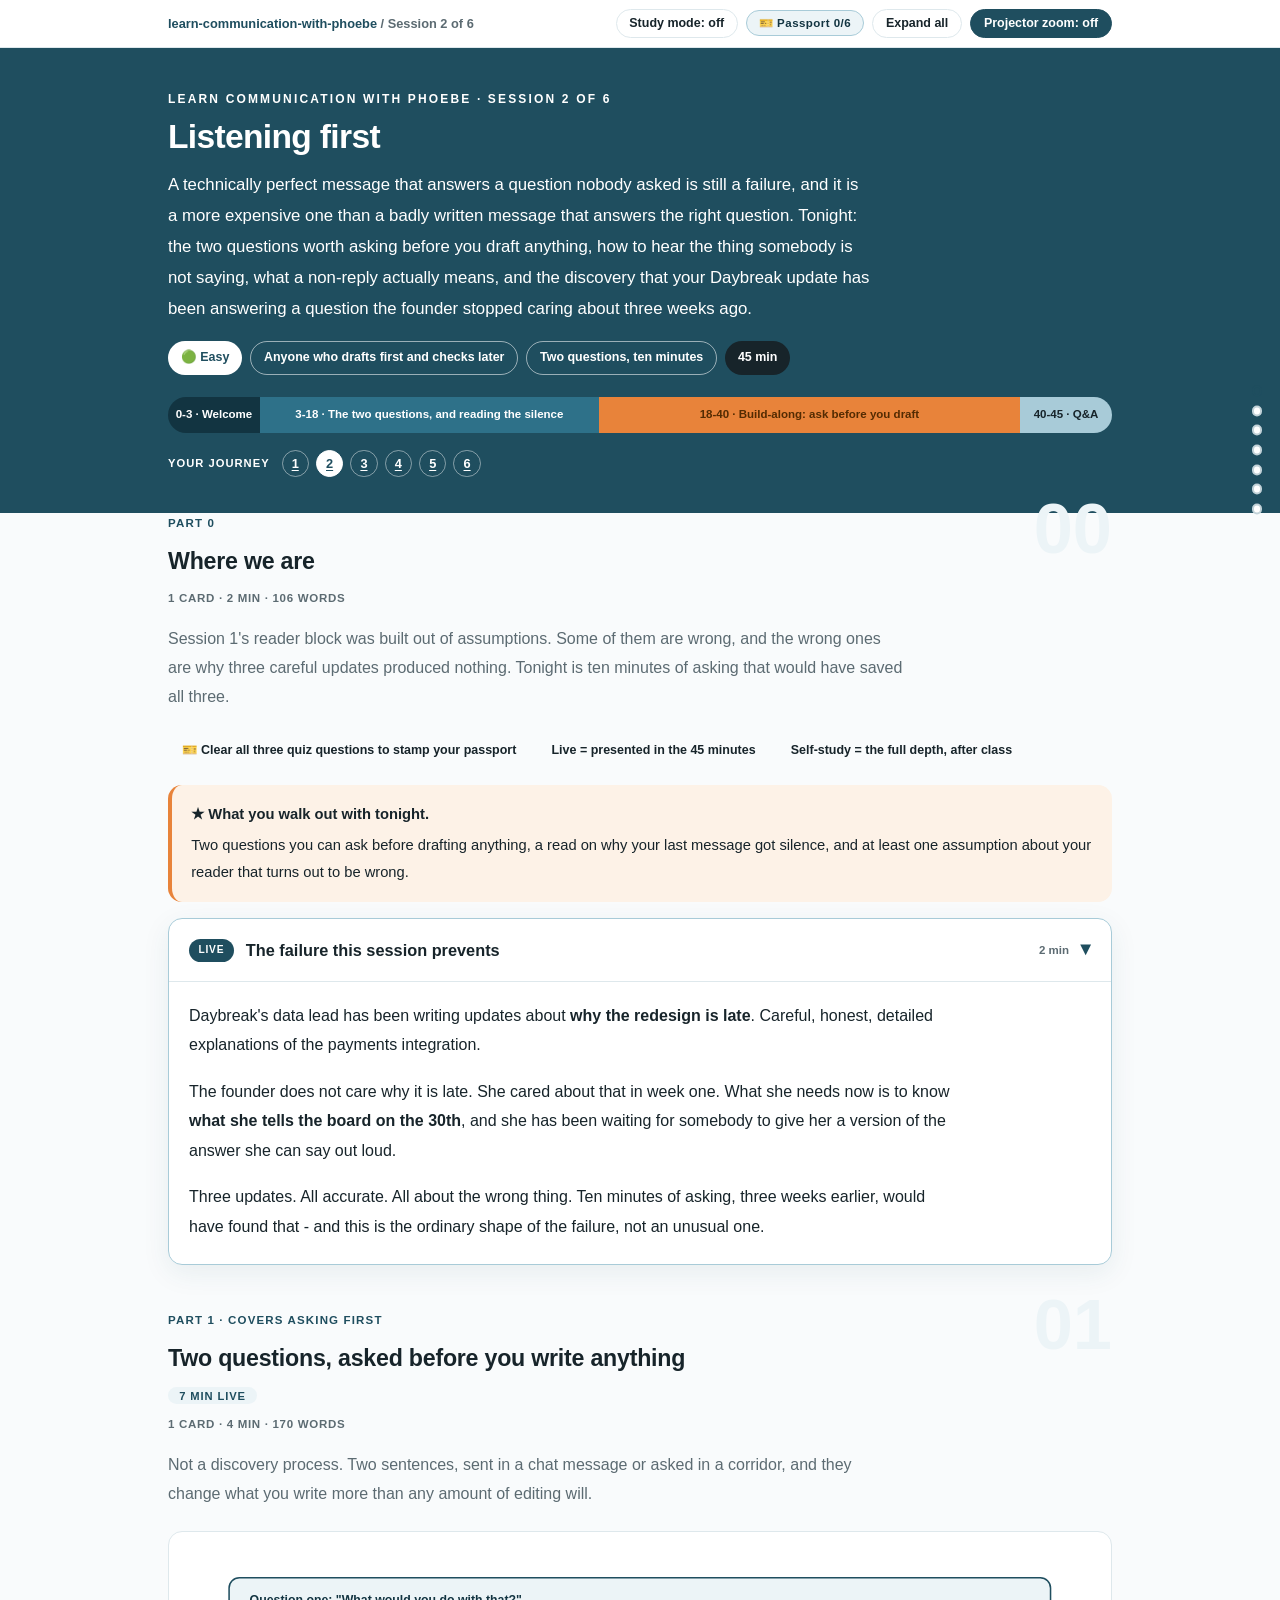
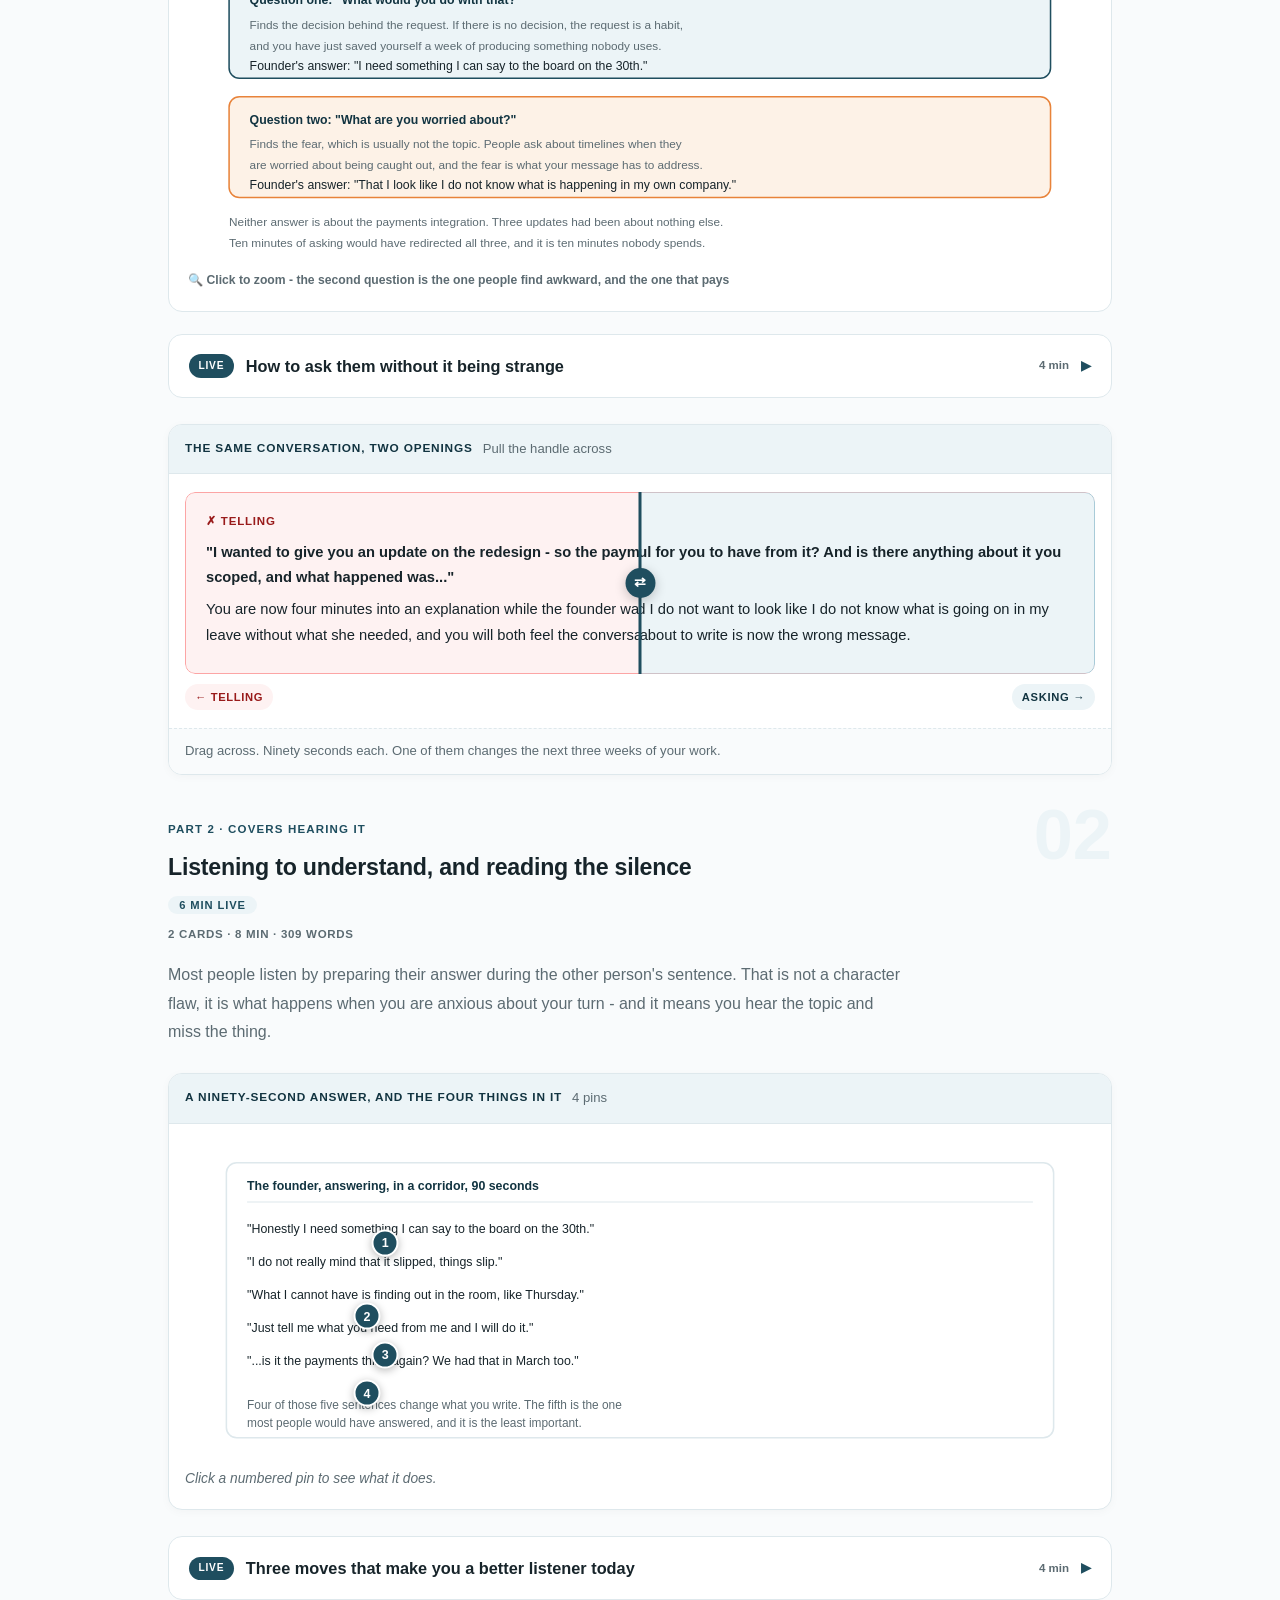
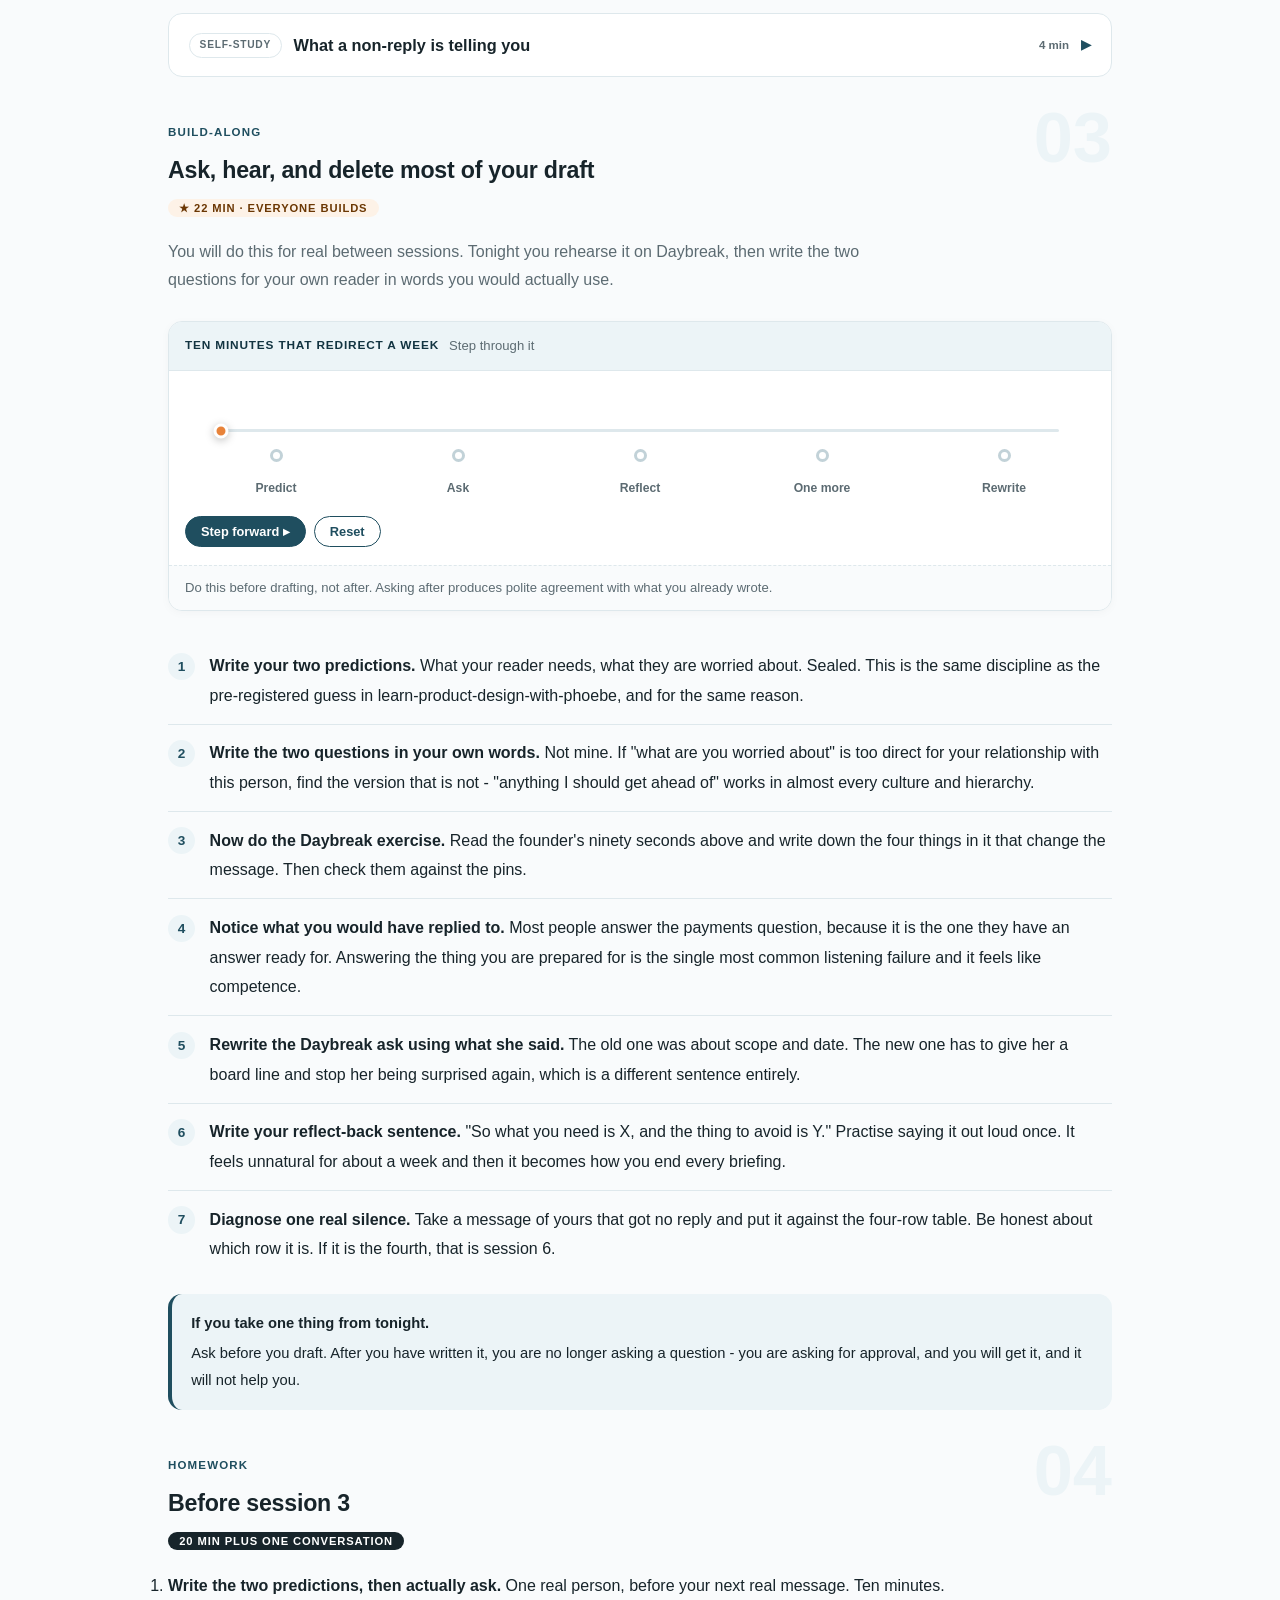
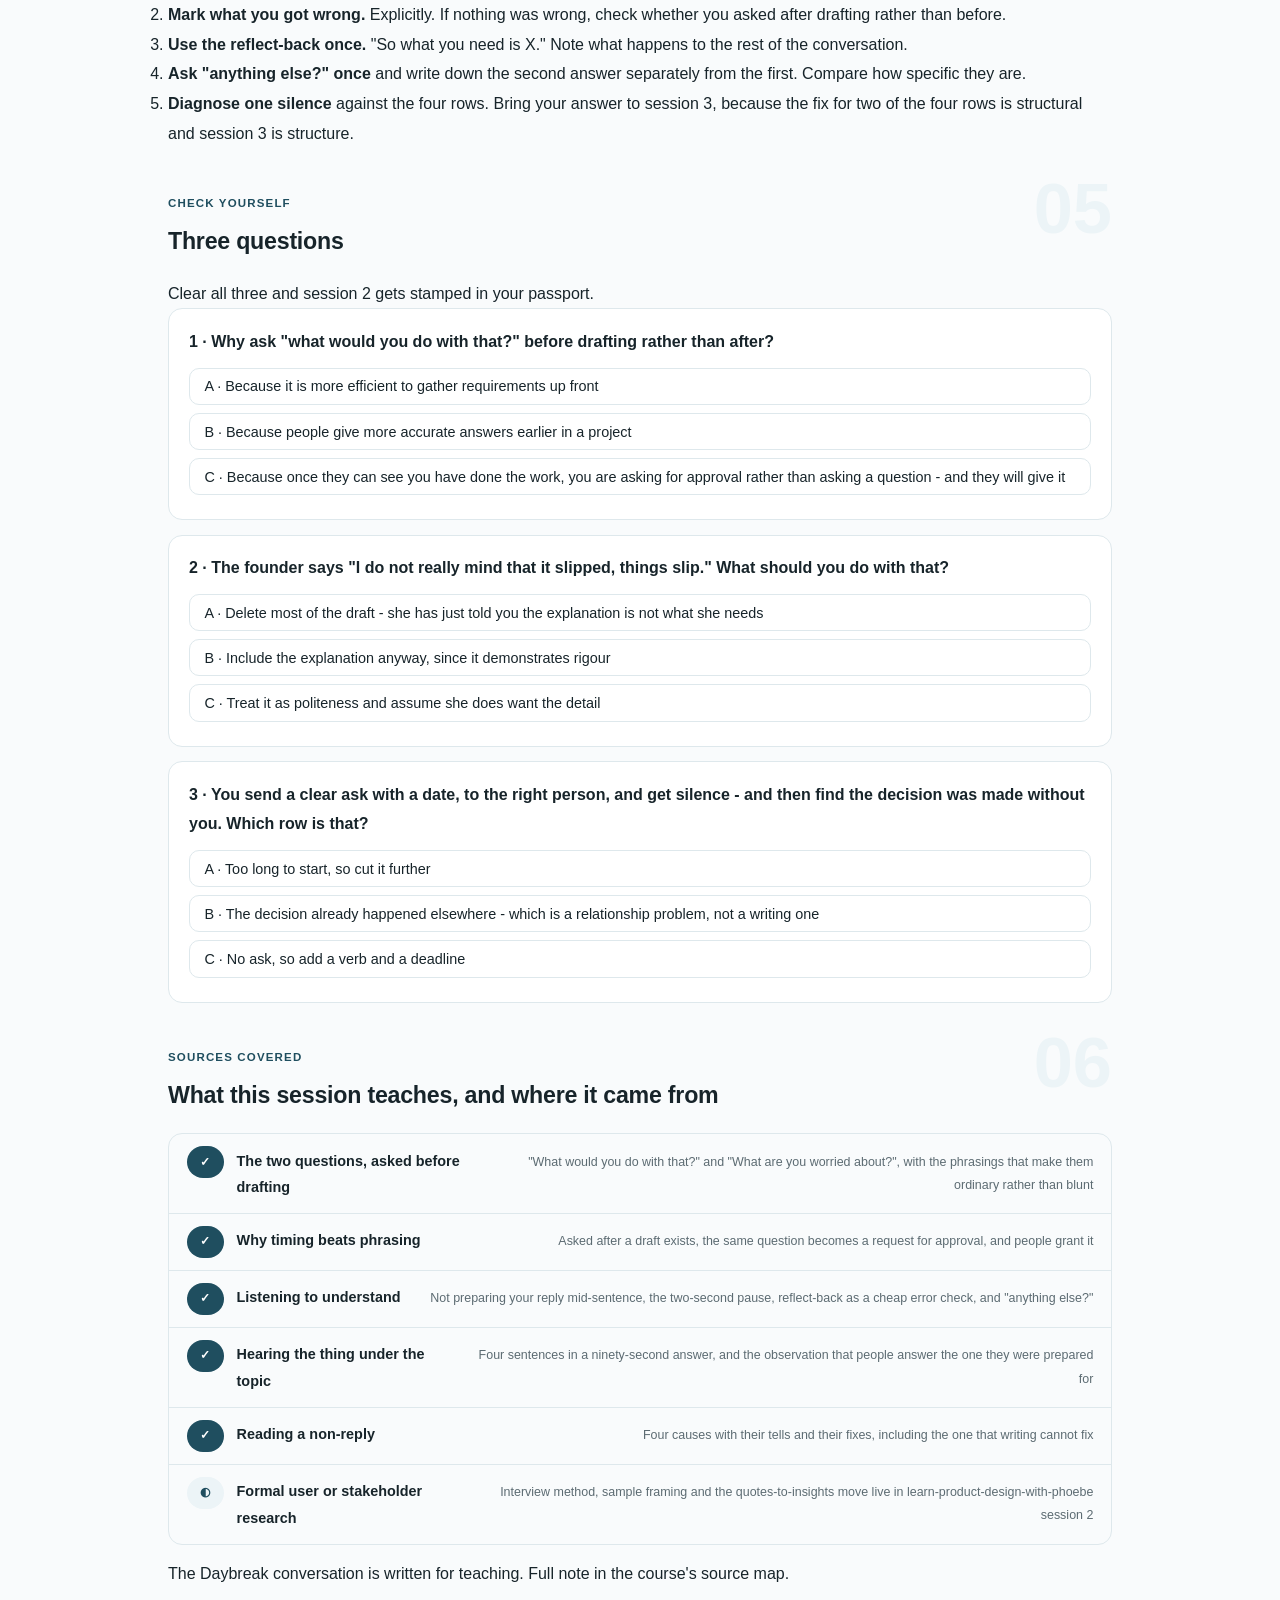
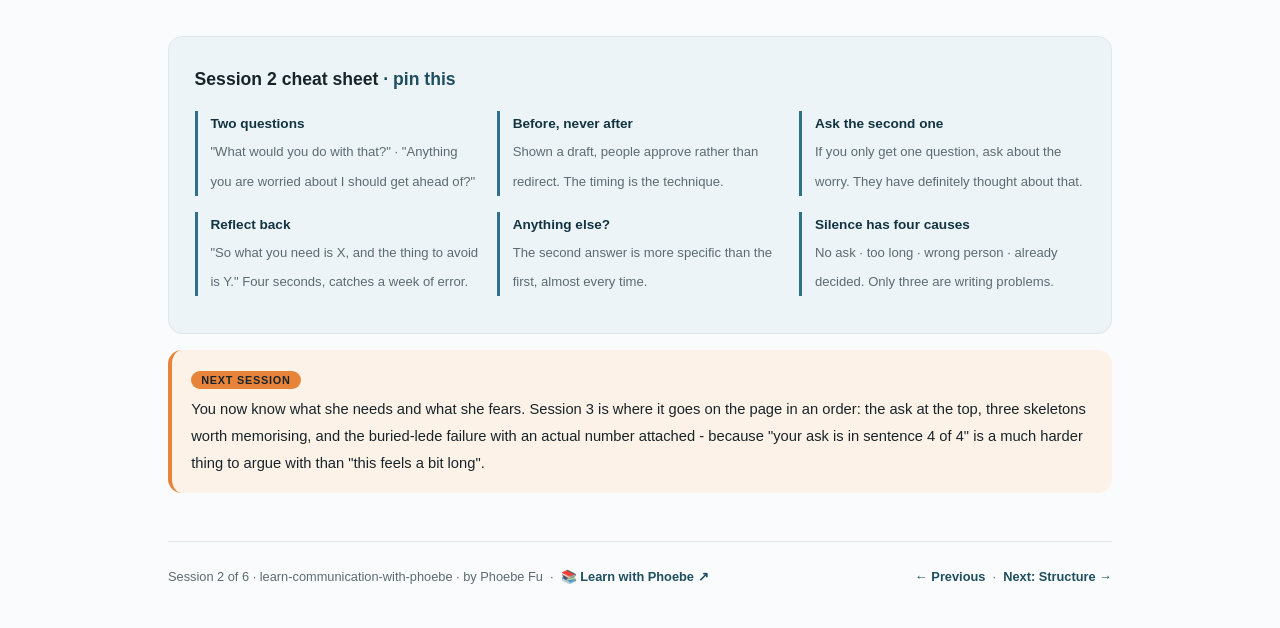
<file: courses/02-listening-first.html>
<!DOCTYPE html>
<html lang="en">
<head>
<meta charset="UTF-8">
<meta name="viewport" content="width=device-width, initial-scale=1.0">
<!-- social:start -->
<meta name="description" content="Session 2 of 6. You cannot structure a message for somebody you have not heard. The two questions to ask before drafting, what a non-reply is telling you, and reflecting back as a correction mechanism.">
<meta property="og:type" content="article">
<meta property="og:site_name" content="Learn with Phoebe">
<meta property="og:title" content="Listening first - learn communication with phoebe">
<meta property="og:description" content="Session 2 of 6. A perfect update that answers a question nobody asked is still a failure.">
<meta property="og:url" content="https://phoebefu6.github.io/learn-communication-with-phoebe/courses/02-listening-first.html">
<meta property="og:image" content="https://phoebefu6.github.io/learn-communication-with-phoebe/assets/og-cover.png">
<meta property="og:image:width" content="1200">
<meta property="og:image:height" content="630">
<meta name="twitter:card" content="summary_large_image">
<meta name="twitter:title" content="Listening first - learn communication with phoebe">
<meta name="twitter:description" content="Session 2 of 6. The two questions, and reading a non-reply.">
<meta name="twitter:image" content="https://phoebefu6.github.io/learn-communication-with-phoebe/assets/og-cover.png">
<!-- social:end -->
<title>Session 2 · Listening first - learn communication with phoebe</title>
<link rel="stylesheet" href="../assets/style.css?v=24">
</head>
<body>

<div class="toolbar">
  <div class="wrap">
    <span class="crumb"><a href="../index.html">learn-communication-with-phoebe</a> / Session 2 of 6</span>
    <button class="btn" id="toggle-all" type="button">Expand all</button>
    <button class="btn primary" id="zoom-toggle" type="button">Projector zoom: off</button>
  </div>
</div>

<header class="masthead">
  <div class="wrap">
    <div class="eyebrow">Learn Communication with Phoebe · Session 2 of 6</div>
    <h1>Listening <span class="accent">first</span></h1>
    <p class="sub">A technically perfect message that answers a question nobody asked is still a failure, and it is a more expensive one than a badly written message that answers the right question. Tonight: the two questions worth asking before you draft anything, how to hear the thing somebody is not saying, what a non-reply actually means, and the discovery that your Daybreak update has been answering a question the founder stopped caring about three weeks ago.</p>
    <div class="chip-row">
      <span class="chip level">🟢 Easy</span>
      <span class="chip audience">Anyone who drafts first and checks later</span>
      <span class="chip audience">Two questions, ten minutes</span>
      <span class="chip time">45 min</span>
    </div>
    <div class="agenda">
      <span class="a1" style="flex:1">0-3 · Welcome</span>
      <span class="a2" style="flex:4">3-18 · The two questions, and reading the silence</span>
      <span class="a3" style="flex:5">18-40 · Build-along: ask before you draft</span>
      <span class="a4" style="flex:1">40-45 · Q&amp;A</span>
    </div>
  </div>
</header>

<main class="wrap">

  <!-- ============ INTRO ============ -->
  <section class="section" id="intro">
    <div class="section-kicker">
      <span class="klabel">Part 0</span>
      <h2>Where we are</h2>
    </div>
    <p class="lede">Session 1's reader block was built out of assumptions. Some of them are wrong, and the wrong ones are why three careful updates produced nothing. Tonight is ten minutes of asking that would have saved all three.</p>

    <div class="legend">
      <span class="pill">🎫 Clear all three quiz questions to stamp your passport</span>
      <span class="pill">Live = presented in the 45 minutes</span>
      <span class="pill">Self-study = the full depth, after class</span>
    </div>

    <div class="callout win">
      <p><strong>★ What you walk out with tonight.</strong> Two questions you can ask before drafting anything, a read on why your last message got silence, and at least one assumption about your reader that turns out to be wrong.</p>
    </div>

    <details class="card" open>
      <summary><span class="mode live">Live</span>The failure this session prevents<span class="mini">2 min</span><span class="caret">▶</span></summary>
      <div class="body">
        <p>Daybreak's data lead has been writing updates about <strong>why the redesign is late</strong>. Careful, honest, detailed explanations of the payments integration.</p>
        <p>The founder does not care why it is late. She cared about that in week one. What she needs now is to know <strong>what she tells the board on the 30th</strong>, and she has been waiting for somebody to give her a version of the answer she can say out loud.</p>
        <p>Three updates. All accurate. All about the wrong thing. Ten minutes of asking, three weeks earlier, would have found that - and this is the ordinary shape of the failure, not an unusual one.</p>
      </div>
    </details>
  </section>

  <!-- ============ PART 1 ============ -->
  <section class="section" id="part-1">
    <div class="section-kicker">
      <span class="klabel">Part 1 · covers asking first</span>
      <h2>Two questions, asked before you write anything</h2>
      <span class="tag concept">7 min live</span>
    </div>
    <p class="lede">Not a discovery process. Two sentences, sent in a chat message or asked in a corridor, and they change what you write more than any amount of editing will.</p>

    <figure class="zoomable">
      <svg viewBox="0 0 880 300" xmlns="http://www.w3.org/2000/svg" role="img" aria-label="Two questions to ask before drafting and the different answers they produce for the Daybreak update">
        <style>
          .c2qH { font: 800 12px Inter, sans-serif; fill: #123441; }
          .c2qB { font: 400 12px Inter, sans-serif; fill: #17242A; }
          .c2qN { font: 400 11.5px Inter, sans-serif; fill: #5C6B72; }
        </style>
        <rect x="40" y="26" width="800" height="98" rx="10" fill="#ECF4F7" stroke="#1F4E5F" stroke-width="1.5"/>
        <text class="c2qH" x="60" y="52">Question one: "What would you do with that?"</text>
        <text class="c2qN" x="60" y="76">Finds the decision behind the request. If there is no decision, the request is a habit,</text>
        <text class="c2qN" x="60" y="96">and you have just saved yourself a week of producing something nobody uses.</text>
        <text class="c2qB" x="60" y="116">Founder's answer: "I need something I can say to the board on the 30th."</text>

        <rect x="40" y="142" width="800" height="98" rx="10" fill="#FDF2E7" stroke="#E8833A" stroke-width="1.5"/>
        <text class="c2qH" x="60" y="168">Question two: "What are you worried about?"</text>
        <text class="c2qN" x="60" y="192">Finds the fear, which is usually not the topic. People ask about timelines when they</text>
        <text class="c2qN" x="60" y="212">are worried about being caught out, and the fear is what your message has to address.</text>
        <text class="c2qB" x="60" y="232">Founder's answer: "That I look like I do not know what is happening in my own company."</text>

        <text class="c2qN" x="40" y="268">Neither answer is about the payments integration. Three updates had been about nothing else.</text>
        <text class="c2qN" x="40" y="288">Ten minutes of asking would have redirected all three, and it is ten minutes nobody spends.</text>
      </svg>
      <figcaption>🔍 Click to zoom - the second question is the one people find awkward, and the one that pays</figcaption>
    </figure>

    <details class="card">
      <summary><span class="mode live">Live</span>How to ask them without it being strange<span class="mini">4 min</span><span class="caret">▶</span></summary>
      <div class="body">
        <p>Both questions sound blunt written down. In practice they are ordinary, as long as you attach them to something concrete:</p>
        <ul>
          <li><strong>"I am about to write up the redesign status. What would be most useful for you to have from it?"</strong> That is question one, and it invites the decision rather than demanding it.</li>
          <li><strong>"Is there anything about this you are worried about that I should get ahead of?"</strong> That is question two. "Get ahead of" is the phrase that makes it safe - it offers help rather than requesting confession.</li>
          <li><strong>Ask before you draft, not after.</strong> Asking after produces polite agreement with what you already wrote, because the person can see you have done the work and they do not want to waste it.</li>
        </ul>
        <div class="callout tip">
          <p>If you can only ask one, ask the second. "What would you do with that" often gets a vague answer because people have not thought about it. "What are you worried about" gets a specific one almost every time, because they have absolutely thought about that.</p>
        </div>
      </div>
    </details>

    <div class="wipe" data-title="The same conversation, two openings" data-label-a="Telling" data-label-b="Asking" data-foot="Drag across. Ninety seconds each. One of them changes the next three weeks of your work.">
      <div class="wipe-a">
        <p><strong>"I wanted to give you an update on the redesign - so the payments integration turned out to be much more complex than we scoped, and what happened was..."</strong></p>
        <p>You are now four minutes into an explanation while the founder waits for the part that affects her. She will be polite. She will also leave without what she needed, and you will both feel the conversation went fine.</p>
      </div>
      <div class="wipe-b">
        <p><strong>"Before I write the redesign update - what would be most useful for you to have from it? And is there anything about it you are worried about that I should get ahead of?"</strong></p>
        <p>"Honestly, I need something I can say to the board on the 30th. And I do not want to look like I do not know what is going on in my own company." Ninety seconds, and the entire message you were about to write is now the wrong message.</p>
      </div>
    </div>
  </section>

  <!-- ============ PART 2 ============ -->
  <section class="section" id="part-2">
    <div class="section-kicker">
      <span class="klabel">Part 2 · covers hearing it</span>
      <h2>Listening to understand, and reading the silence</h2>
      <span class="tag concept">6 min live</span>
    </div>
    <p class="lede">Most people listen by preparing their answer during the other person's sentence. That is not a character flaw, it is what happens when you are anxious about your turn - and it means you hear the topic and miss the thing.</p>

    <div class="hotspot" data-title="A ninety-second answer, and the four things in it">
      <div class="hs-mock">
        <svg viewBox="0 0 880 300" xmlns="http://www.w3.org/2000/svg" role="img" aria-label="A transcript of the founder answering, with four passages that each change the message">
          <style>
            .c2tH { font: 700 12px Inter, sans-serif; fill: #123441; }
            .c2tB { font: 400 12px Inter, sans-serif; fill: #17242A; }
            .c2tN { font: 400 11.5px Inter, sans-serif; fill: #5C6B72; }
          </style>
          <rect x="40" y="20" width="800" height="266" rx="10" fill="#fff" stroke="#DEE8EC" stroke-width="1.5"/>
          <text class="c2tH" x="60" y="46">The founder, answering, in a corridor, 90 seconds</text>
          <line x1="60" y1="58" x2="820" y2="58" stroke="#DEE8EC"/>

          <text class="c2tB" x="60" y="88">"Honestly I need something I can say to the board on the 30th."</text>
          <text class="c2tB" x="60" y="120">"I do not really mind that it slipped, things slip."</text>
          <text class="c2tB" x="60" y="152">"What I cannot have is finding out in the room, like Thursday."</text>
          <text class="c2tB" x="60" y="184">"Just tell me what you need from me and I will do it."</text>
          <text class="c2tB" x="60" y="216">"...is it the payments thing again? We had that in March too."</text>

          <text class="c2tN" x="60" y="258">Four of those five sentences change what you write. The fifth is the one</text>
          <text class="c2tN" x="60" y="276">most people would have answered, and it is the least important.</text>
        </svg>
      </div>
      <button class="hs-pin" style="--x:22%;--y:29%" data-title="The real deadline"
              data-cap="Not your ship date. The 30th, because that is when she is exposed. Every date in your message should now be expressed relative to the 30th."></button>
      <button class="hs-pin" style="--x:20%;--y:50%" data-title="What she is not asking for"
              data-cap="She just told you the explanation does not matter. Three updates were 80 percent explanation. This one sentence deletes most of your draft, which is a gift."></button>
      <button class="hs-pin" style="--x:22%;--y:61%" data-title="The actual fear"
              data-cap="Being surprised in public. That means your message needs a line about what happens next time, not just about what happened this time. Nobody would have guessed that from the topic."></button>
      <button class="hs-pin" style="--x:20%;--y:72%" data-title="The permission"
              data-cap="&quot;Tell me what you need from me&quot; is an invitation to make an ask. Session 1 said most updates have none. Here you are being handed one and it would be easy to miss while thinking about the payments answer."></button>
    </div>

    <details class="card">
      <summary><span class="mode live">Live</span>Three moves that make you a better listener today<span class="mini">4 min</span><span class="caret">▶</span></summary>
      <div class="body">
        <ul>
          <li><strong>Do not prepare your answer while they talk.</strong> You will lose the last third of what they say, which is where people put the thing they were unsure about saying. Accept a two-second pause before you reply - it reads as considered, not slow.</li>
          <li><strong>Reflect back before you respond.</strong> "So the thing that matters is the 30th, and the explanation is not the point." One sentence, and it does two jobs: it proves you heard, and it gives them a cheap chance to correct you before you go and act on a misunderstanding.</li>
          <li><strong>Ask one more question than feels natural.</strong> The second answer is almost always more specific than the first. "Anything else?" is the entire technique.</li>
        </ul>
        <div class="callout example">
          <span class="ex-pill">The reflect-back that saves a week</span>
          <p><em>"So what you need is a board line, not an explanation - and the thing to avoid is you hearing about a change in the room."</em> If that is wrong, you find out in four seconds. If it is right, you have just been given permission to delete most of your draft.</p>
        </div>
      </div>
    </details>

    <details class="card">
      <summary><span class="mode self">Self-study</span>What a non-reply is telling you<span class="mini">4 min</span><span class="caret">▶</span></summary>
      <div class="body">
        <p>Silence is data. It is just ambiguous data, and there are only about four things it usually means:</p>
        <table class="clean">
          <tr><th>Silence probably means</th><th>The tell</th><th>What to change</th></tr>
          <tr><td>There was nothing to answer</td><td>No ask, or an ask with no date</td><td>Session 1. Add a verb and a deadline</td></tr>
          <tr><td>It was too long to start</td><td>Sent at 500 words to a phone reader</td><td>Session 4. Cut to the ask</td></tr>
          <tr><td>Wrong person</td><td>They cannot authorise the thing</td><td>Ask who can, directly</td></tr>
          <tr><td>The decision already happened</td><td>Silence plus a change you were not told about</td><td>This is a relationship problem, not a writing one</td></tr>
        </table>
        <p>The fourth is the uncomfortable one and it is worth naming: if decisions in your area are being made without you and you find out afterwards, no amount of clearer writing fixes it. That is a conversation, and session 6 is where it lives.</p>
      </div>
    </details>
  </section>

  <!-- ============ DEMO ============ -->
  <section class="section" id="demo-1">
    <div class="section-kicker">
      <span class="klabel">Build-along</span>
      <h2>Ask, hear, and delete most of your draft</h2>
      <span class="tag demo">★ 22 min · everyone builds</span>
    </div>
    <p class="lede">You will do this for real between sessions. Tonight you rehearse it on Daybreak, then write the two questions for your own reader in words you would actually use.</p>

    <div class="tick" data-stages="Predict|Ask|Reflect|One more|Rewrite" data-title="Ten minutes that redirect a week" data-foot="Do this before drafting, not after. Asking after produces polite agreement with what you already wrote.">
      <p class="tick-note" data-stage="0"><b>Predict.</b> Write one line: what you think they need and what you think they are worried about. Two sentences. Sealed, so you can check yourself afterwards.</p>
      <p class="tick-note" data-stage="1"><b>Ask.</b> The two questions, attached to something concrete. "I am about to write up X, what would be most useful?" and "Anything about it you are worried about that I should get ahead of?"</p>
      <p class="tick-note" data-stage="2"><b>Reflect.</b> Say it back in one sentence and let them correct it. This is the cheapest error-check available anywhere in this course.</p>
      <p class="tick-note" data-stage="3"><b>One more.</b> "Anything else?" The second answer is more specific than the first, almost every time.</p>
      <p class="tick-note" data-stage="4"><b>Rewrite.</b> Now go back to your session 1 ask and change it. If it did not change at all, you either asked badly or you already knew - and the first is more likely than the second.</p>
    </div>

    <div class="steps">
      <div class="step"><p><strong>Write your two predictions.</strong> What your reader needs, what they are worried about. Sealed. This is the same discipline as the pre-registered guess in <span class="mono">learn-product-design-with-phoebe</span>, and for the same reason.</p></div>
      <div class="step"><p><strong>Write the two questions in your own words.</strong> Not mine. If "what are you worried about" is too direct for your relationship with this person, find the version that is not - "anything I should get ahead of" works in almost every culture and hierarchy.</p></div>
      <div class="step"><p><strong>Now do the Daybreak exercise.</strong> Read the founder's ninety seconds above and write down the four things in it that change the message. Then check them against the pins.</p></div>
      <div class="step"><p><strong>Notice what you would have replied to.</strong> Most people answer the payments question, because it is the one they have an answer ready for. Answering the thing you are prepared for is the single most common listening failure and it feels like competence.</p></div>
      <div class="step"><p><strong>Rewrite the Daybreak ask using what she said.</strong> The old one was about scope and date. The new one has to give her a board line and stop her being surprised again, which is a different sentence entirely.</p></div>
      <div class="step"><p><strong>Write your reflect-back sentence.</strong> "So what you need is X, and the thing to avoid is Y." Practise saying it out loud once. It feels unnatural for about a week and then it becomes how you end every briefing.</p></div>
      <div class="step"><p><strong>Diagnose one real silence.</strong> Take a message of yours that got no reply and put it against the four-row table. Be honest about which row it is. If it is the fourth, that is session 6.</p></div>
    </div>

    <div class="callout tip">
      <p><strong>If you take one thing from tonight.</strong> Ask before you draft. After you have written it, you are no longer asking a question - you are asking for approval, and you will get it, and it will not help you.</p>
    </div>
  </section>

  <!-- ============ HOMEWORK ============ -->
  <section class="section" id="exercise">
    <div class="section-kicker">
      <span class="klabel">Homework</span>
      <h2>Before session 3</h2>
      <span class="tag exercise">20 min plus one conversation</span>
    </div>
    <ol>
      <li><strong>Write the two predictions, then actually ask.</strong> One real person, before your next real message. Ten minutes.</li>
      <li><strong>Mark what you got wrong.</strong> Explicitly. If nothing was wrong, check whether you asked after drafting rather than before.</li>
      <li><strong>Use the reflect-back once.</strong> "So what you need is X." Note what happens to the rest of the conversation.</li>
      <li><strong>Ask "anything else?" once</strong> and write down the second answer separately from the first. Compare how specific they are.</li>
      <li><strong>Diagnose one silence</strong> against the four rows. Bring your answer to session 3, because the fix for two of the four rows is structural and session 3 is structure.</li>
    </ol>
  </section>

  <!-- ============ QUIZ ============ -->
  <section class="section" id="quiz">
    <div class="section-kicker">
      <span class="klabel">Check yourself</span>
      <h2>Three questions</h2>
    </div>
    <p>Clear all three and session 2 gets stamped in your passport.</p>

    <div class="quiz-q" data-answer="2">
      <p class="qtext">1 · Why ask "what would you do with that?" before drafting rather than after?</p>
      <button class="qopt" type="button">A · Because it is more efficient to gather requirements up front</button>
      <button class="qopt" type="button">B · Because people give more accurate answers earlier in a project</button>
      <button class="qopt" type="button">C · Because once they can see you have done the work, you are asking for approval rather than asking a question - and they will give it</button>
      <p class="qwhy">People are kind. Shown a finished draft, they will not tell you it answers the wrong question, because that costs you a week and costs them an awkward conversation. Asked beforehand, the same person tells you plainly. The timing is the whole technique.</p>
    </div>

    <div class="quiz-q" data-answer="0">
      <p class="qtext">2 · The founder says "I do not really mind that it slipped, things slip." What should you do with that?</p>
      <button class="qopt" type="button">A · Delete most of the draft - she has just told you the explanation is not what she needs</button>
      <button class="qopt" type="button">B · Include the explanation anyway, since it demonstrates rigour</button>
      <button class="qopt" type="button">C · Treat it as politeness and assume she does want the detail</button>
      <p class="qwhy">That sentence is a gift: it deletes 80 percent of three previous updates. Treating a clear statement as politeness is how people end up writing the same ignored message repeatedly. If she wants the detail later she will ask, and now you will know she means it.</p>
    </div>

    <div class="quiz-q" data-answer="1">
      <p class="qtext">3 · You send a clear ask with a date, to the right person, and get silence - and then find the decision was made without you. Which row is that?</p>
      <button class="qopt" type="button">A · Too long to start, so cut it further</button>
      <button class="qopt" type="button">B · The decision already happened elsewhere - which is a relationship problem, not a writing one</button>
      <button class="qopt" type="button">C · No ask, so add a verb and a deadline</button>
      <p class="qwhy">The first three rows of the silence table are fixed by writing better. The fourth is not, and pretending otherwise leads people to endlessly polish messages while being routed around. That is a conversation to have, and session 6 is where it is taught.</p>
    </div>

    <p class="quiz-score"></p>
  </section>

  <!-- ============ OFFICIAL COVERAGE ============ -->
  <section class="section" id="official">
    <div class="section-kicker">
      <span class="klabel">Sources covered</span>
      <h2>What this session teaches, and where it came from</h2>
    </div>
    <div class="covered">
      <div class="covered-row"><span class="status pill solid">✓</span><span class="name">The two questions, asked before drafting</span><span class="note">"What would you do with that?" and "What are you worried about?", with the phrasings that make them ordinary rather than blunt</span></div>
      <div class="covered-row"><span class="status pill solid">✓</span><span class="name">Why timing beats phrasing</span><span class="note">Asked after a draft exists, the same question becomes a request for approval, and people grant it</span></div>
      <div class="covered-row"><span class="status pill solid">✓</span><span class="name">Listening to understand</span><span class="note">Not preparing your reply mid-sentence, the two-second pause, reflect-back as a cheap error check, and "anything else?"</span></div>
      <div class="covered-row"><span class="status pill solid">✓</span><span class="name">Hearing the thing under the topic</span><span class="note">Four sentences in a ninety-second answer, and the observation that people answer the one they were prepared for</span></div>
      <div class="covered-row"><span class="status pill solid">✓</span><span class="name">Reading a non-reply</span><span class="note">Four causes with their tells and their fixes, including the one that writing cannot fix</span></div>
      <div class="covered-row"><span class="status pill light">◐</span><span class="name">Formal user or stakeholder research</span><span class="note">Interview method, sample framing and the quotes-to-insights move live in learn-product-design-with-phoebe session 2</span></div>
    </div>
    <p class="mono" style="margin-top:14px">The Daybreak conversation is written for teaching. Full note in the course's source map.</p>
  </section>

  <!-- ============ CHEAT SHEET ============ -->
  <section class="cheat" id="cheatsheet">
    <h3>Session 2 cheat sheet <span>· pin this</span></h3>
    <div class="grid-2">
      <div class="cheat-item"><b>Two questions</b><span>"What would you do with that?" · "Anything you are worried about I should get ahead of?"</span></div>
      <div class="cheat-item"><b>Before, never after</b><span>Shown a draft, people approve rather than redirect. The timing is the technique.</span></div>
      <div class="cheat-item"><b>Ask the second one</b><span>If you only get one question, ask about the worry. They have definitely thought about that.</span></div>
      <div class="cheat-item"><b>Reflect back</b><span>"So what you need is X, and the thing to avoid is Y." Four seconds, catches a week of error.</span></div>
      <div class="cheat-item"><b>Anything else?</b><span>The second answer is more specific than the first, almost every time.</span></div>
      <div class="cheat-item"><b>Silence has four causes</b><span>No ask · too long · wrong person · already decided. Only three are writing problems.</span></div>
    </div>
  </section>

  <div class="callout next">
    <span class="nx-pill">Next session</span>
    <p>You now know what she needs and what she fears. Session 3 is where it goes on the page in an order: the ask at the top, three skeletons worth memorising, and the buried-lede failure with an actual number attached - because "your ask is in sentence 4 of 4" is a much harder thing to argue with than "this feels a bit long".</p>
  </div>

  <footer class="pagefoot">
    <span>Session 2 of 6 · learn-communication-with-phoebe · by Phoebe Fu &nbsp;·&nbsp; 📚 <a href="https://phoebefu6.github.io/learn-with-phoebe/">Learn with Phoebe ↗</a></span>
    <span><a href="01-the-ask.html">← Previous</a> &nbsp;·&nbsp; <a href="03-structure.html">Next: Structure →</a></span>
  </footer>

</main>

<script src="../assets/app.js?v=22"></script>
</body>
</html>
</file>
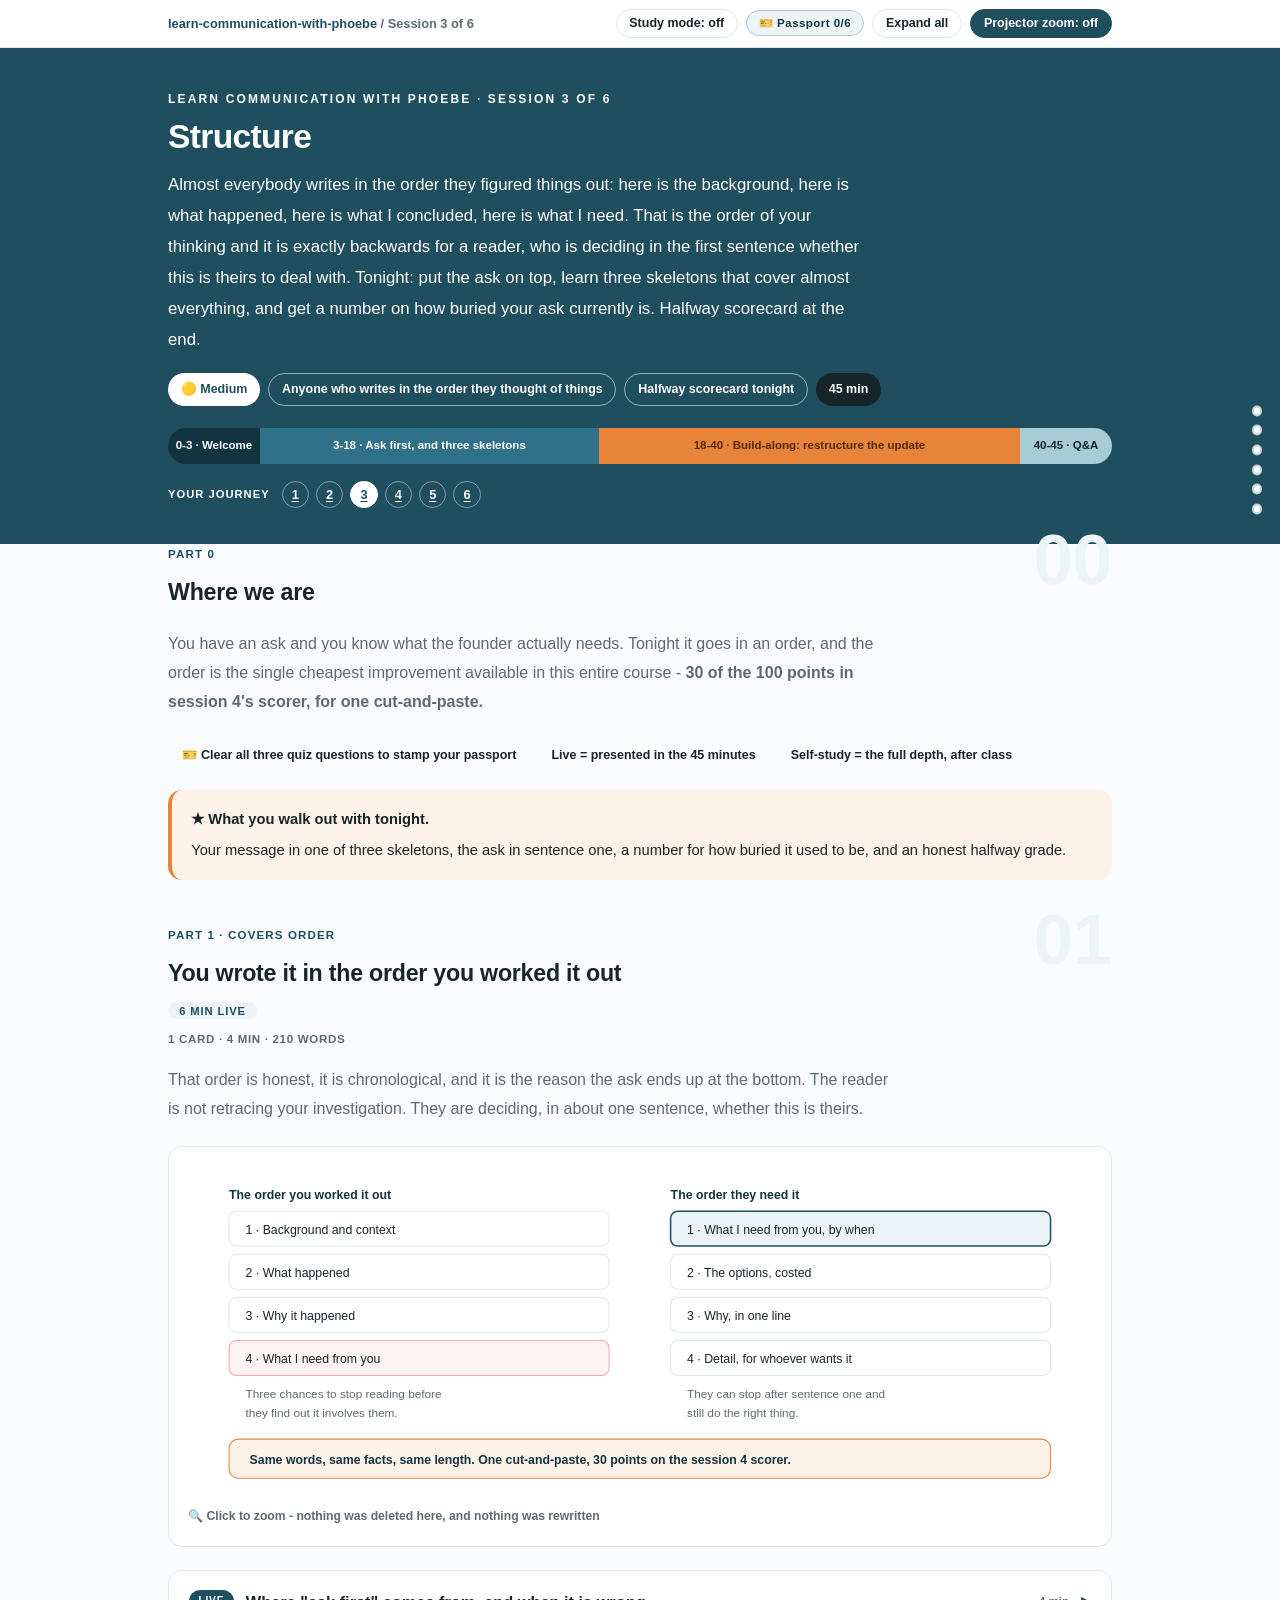
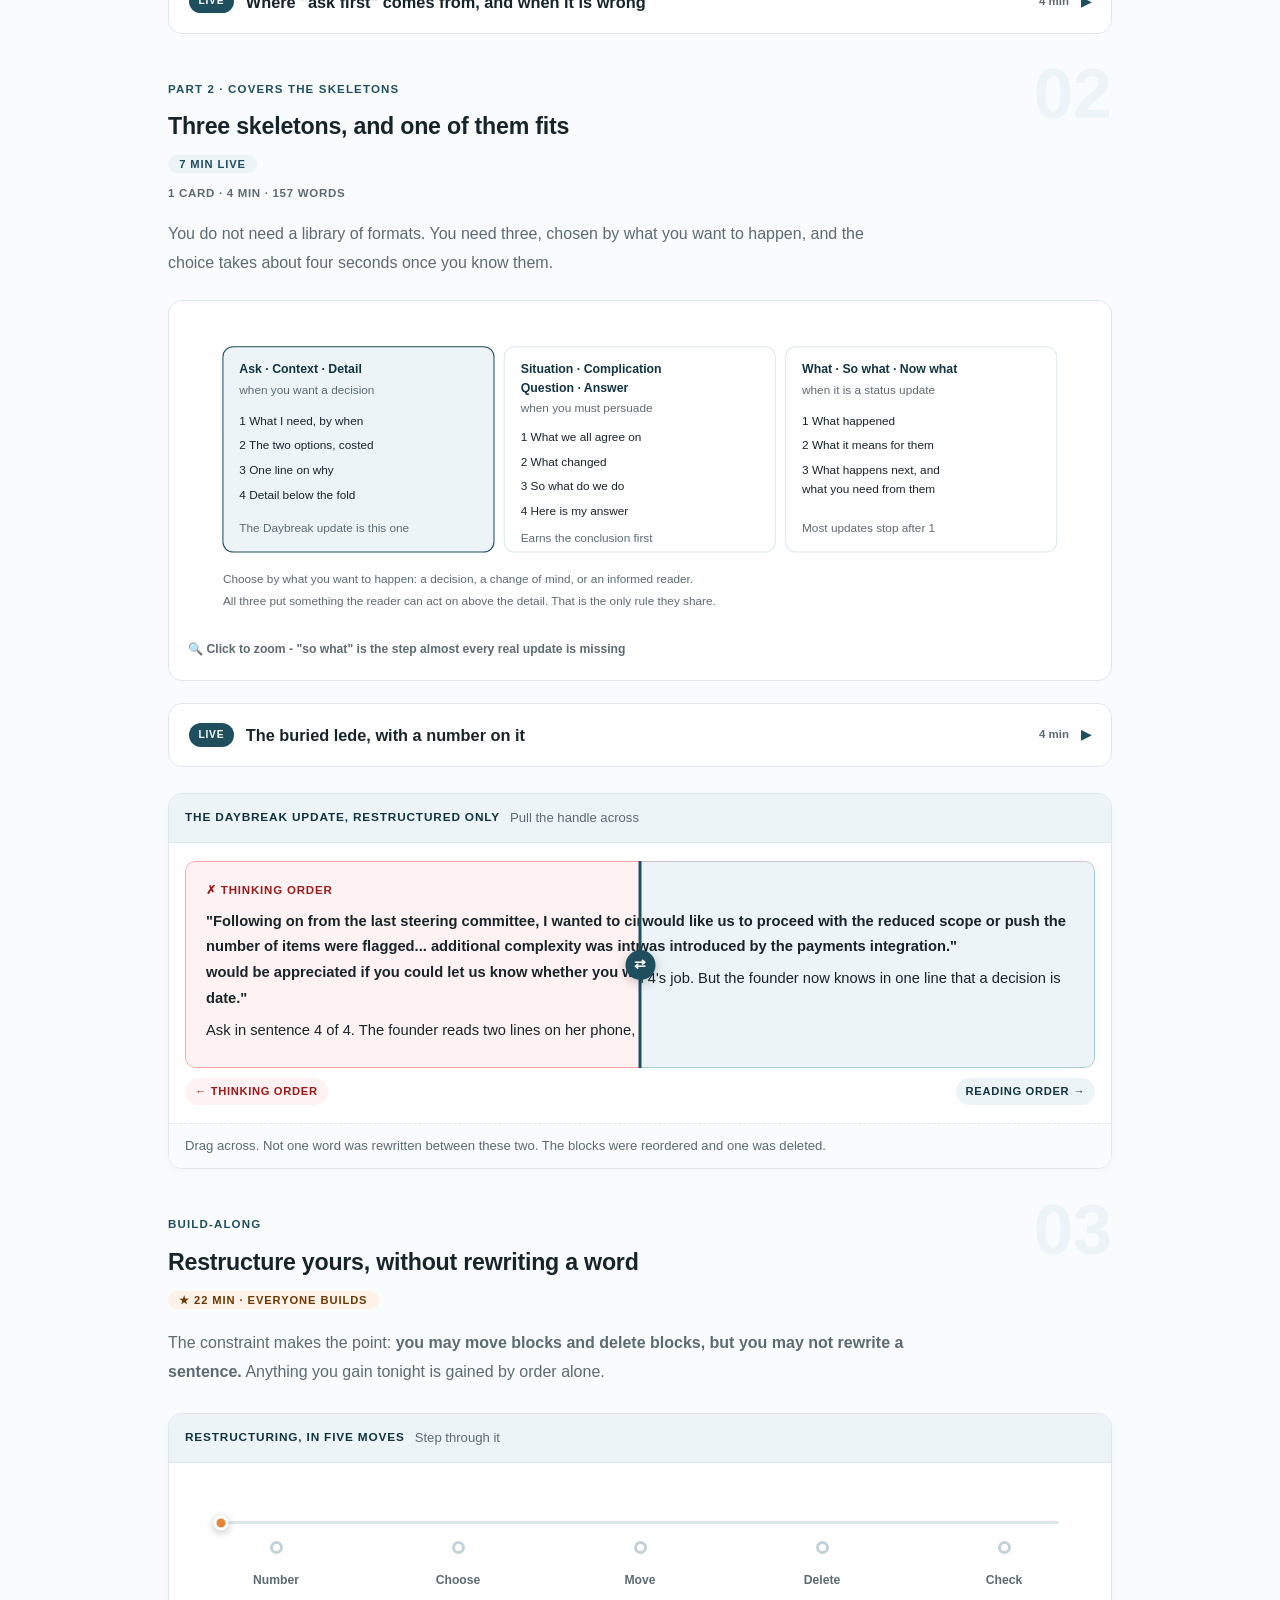
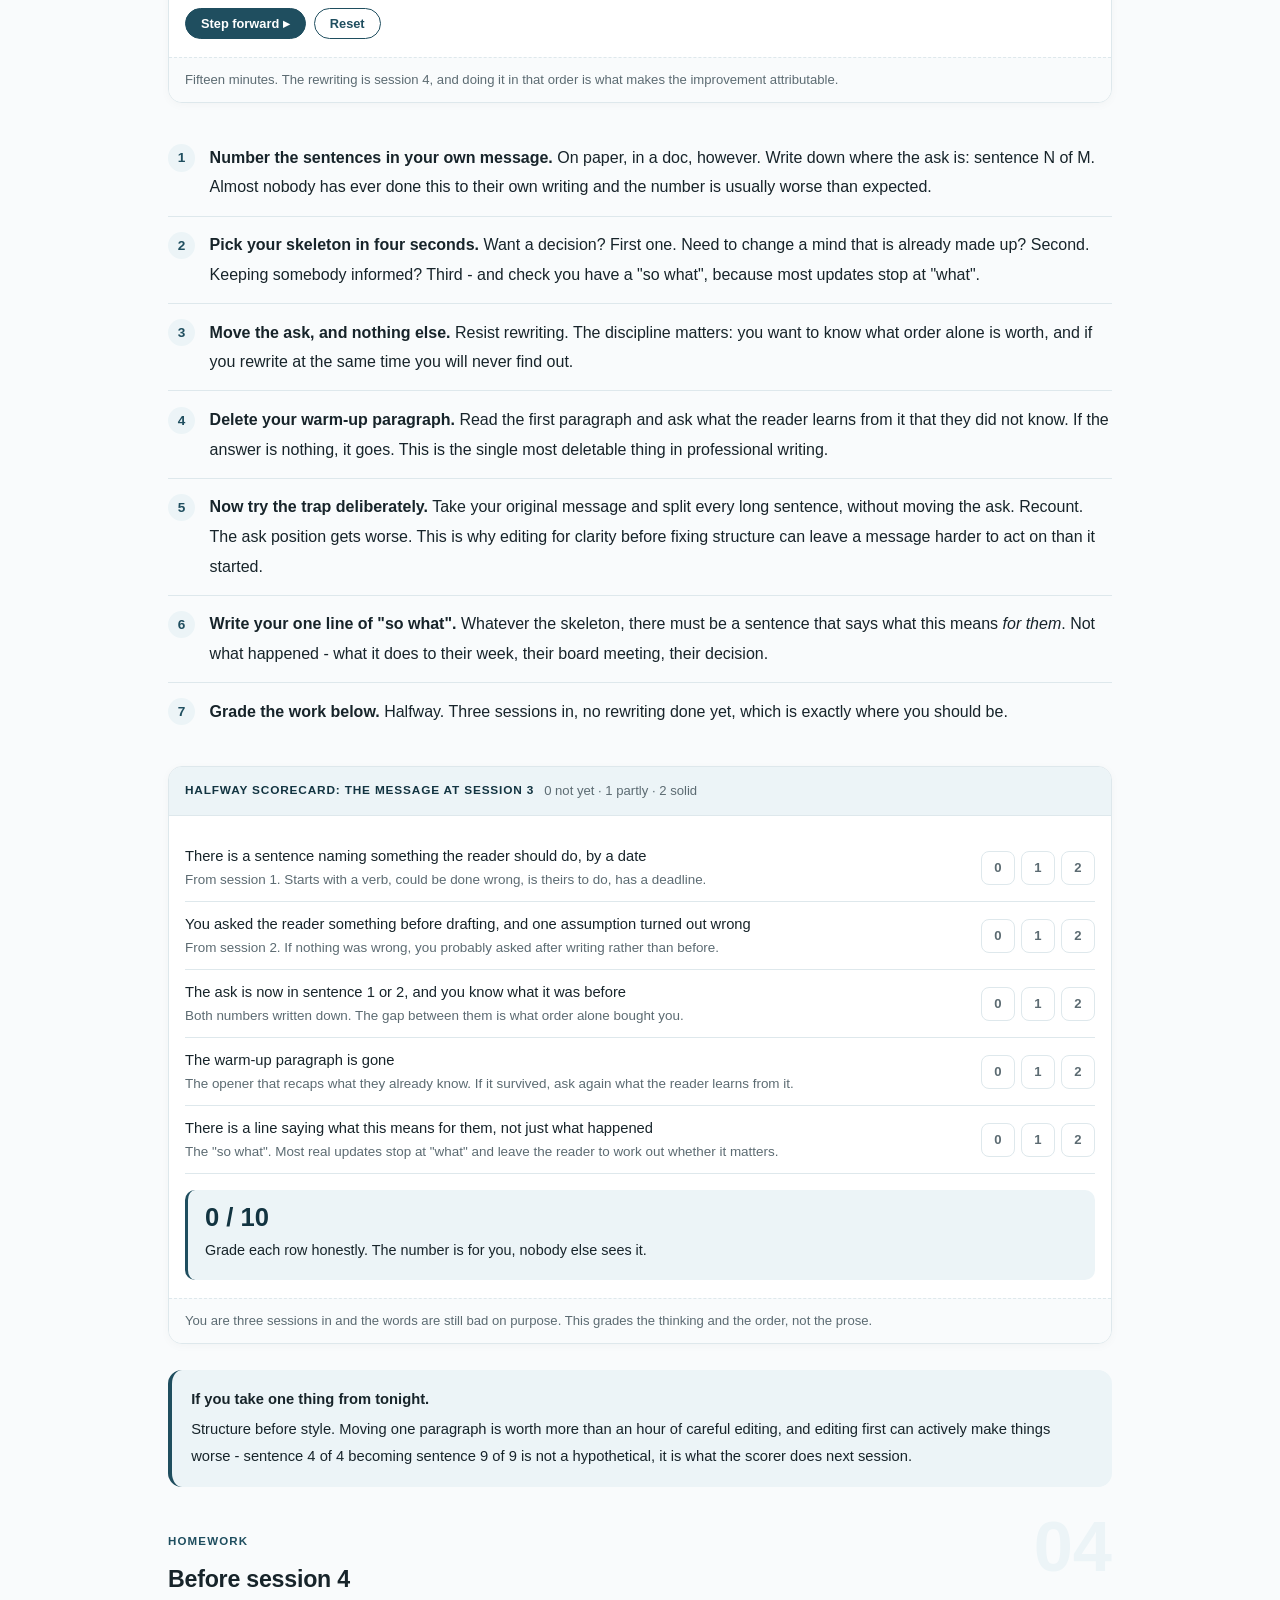
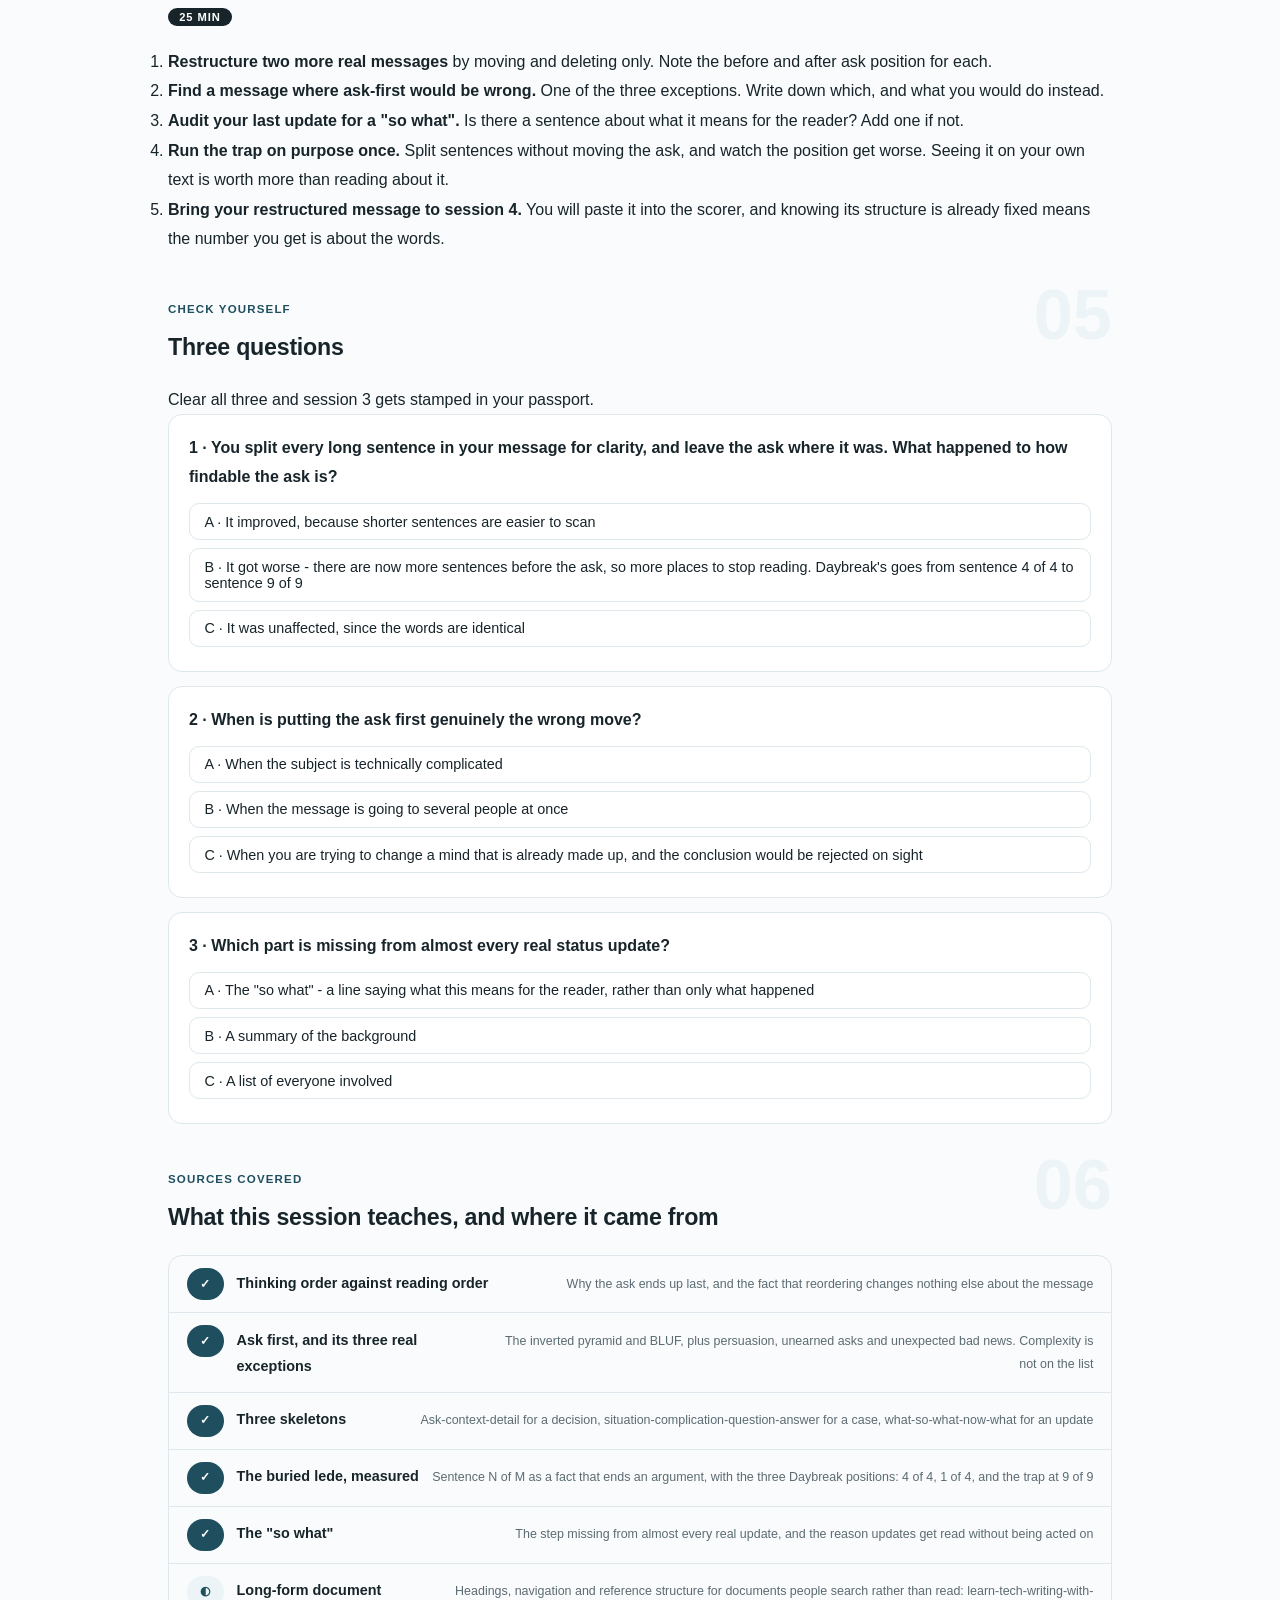
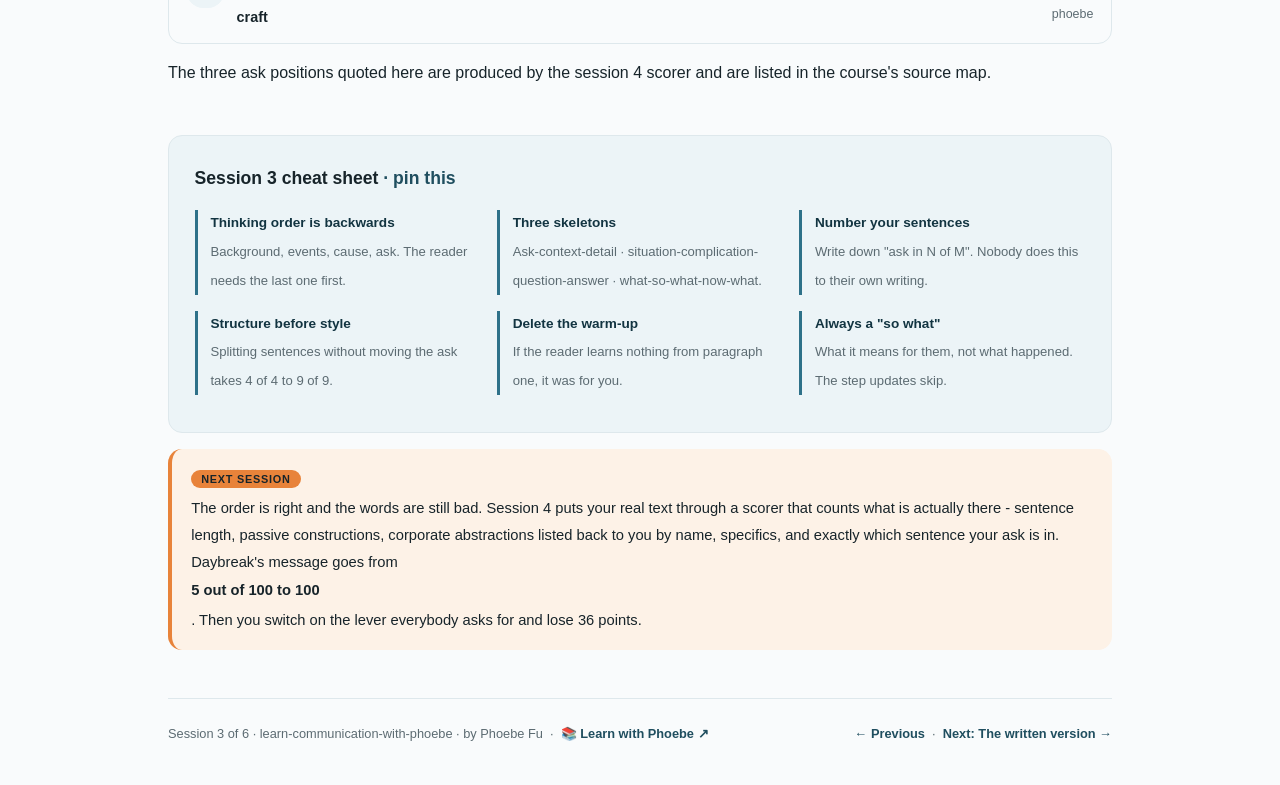
<file: courses/03-structure.html>
<!DOCTYPE html>
<html lang="en">
<head>
<meta charset="UTF-8">
<meta name="viewport" content="width=device-width, initial-scale=1.0">
<!-- social:start -->
<meta name="description" content="Session 3 of 6. The ask goes first. Three skeletons worth knowing, the buried-lede failure with a number on it, and why the same structure survives an email, a document and a room.">
<meta property="og:type" content="article">
<meta property="og:site_name" content="Learn with Phoebe">
<meta property="og:title" content="Structure - learn communication with phoebe">
<meta property="og:description" content="Session 3 of 6. Every sentence before your ask is a chance to stop reading.">
<meta property="og:url" content="https://phoebefu6.github.io/learn-communication-with-phoebe/courses/03-structure.html">
<meta property="og:image" content="https://phoebefu6.github.io/learn-communication-with-phoebe/assets/og-cover.png">
<meta property="og:image:width" content="1200">
<meta property="og:image:height" content="630">
<meta name="twitter:card" content="summary_large_image">
<meta name="twitter:title" content="Structure - learn communication with phoebe">
<meta name="twitter:description" content="Session 3 of 6. Ask first, three skeletons, and the buried lede.">
<meta name="twitter:image" content="https://phoebefu6.github.io/learn-communication-with-phoebe/assets/og-cover.png">
<!-- social:end -->
<title>Session 3 · Structure - learn communication with phoebe</title>
<link rel="stylesheet" href="../assets/style.css?v=24">
</head>
<body>

<div class="toolbar">
  <div class="wrap">
    <span class="crumb"><a href="../index.html">learn-communication-with-phoebe</a> / Session 3 of 6</span>
    <button class="btn" id="toggle-all" type="button">Expand all</button>
    <button class="btn primary" id="zoom-toggle" type="button">Projector zoom: off</button>
  </div>
</div>

<header class="masthead">
  <div class="wrap">
    <div class="eyebrow">Learn Communication with Phoebe · Session 3 of 6</div>
    <h1>Struc<span class="accent">ture</span></h1>
    <p class="sub">Almost everybody writes in the order they figured things out: here is the background, here is what happened, here is what I concluded, here is what I need. That is the order of your thinking and it is exactly backwards for a reader, who is deciding in the first sentence whether this is theirs to deal with. Tonight: put the ask on top, learn three skeletons that cover almost everything, and get a number on how buried your ask currently is. Halfway scorecard at the end.</p>
    <div class="chip-row">
      <span class="chip level">🟡 Medium</span>
      <span class="chip audience">Anyone who writes in the order they thought of things</span>
      <span class="chip audience">Halfway scorecard tonight</span>
      <span class="chip time">45 min</span>
    </div>
    <div class="agenda">
      <span class="a1" style="flex:1">0-3 · Welcome</span>
      <span class="a2" style="flex:4">3-18 · Ask first, and three skeletons</span>
      <span class="a3" style="flex:5">18-40 · Build-along: restructure the update</span>
      <span class="a4" style="flex:1">40-45 · Q&amp;A</span>
    </div>
  </div>
</header>

<main class="wrap">

  <!-- ============ INTRO ============ -->
  <section class="section" id="intro">
    <div class="section-kicker">
      <span class="klabel">Part 0</span>
      <h2>Where we are</h2>
    </div>
    <p class="lede">You have an ask and you know what the founder actually needs. Tonight it goes in an order, and the order is the single cheapest improvement available in this entire course - <strong>30 of the 100 points in session 4's scorer, for one cut-and-paste.</strong></p>

    <div class="legend">
      <span class="pill">🎫 Clear all three quiz questions to stamp your passport</span>
      <span class="pill">Live = presented in the 45 minutes</span>
      <span class="pill">Self-study = the full depth, after class</span>
    </div>

    <div class="callout win">
      <p><strong>★ What you walk out with tonight.</strong> Your message in one of three skeletons, the ask in sentence one, a number for how buried it used to be, and an honest halfway grade.</p>
    </div>
  </section>

  <!-- ============ PART 1 ============ -->
  <section class="section" id="part-1">
    <div class="section-kicker">
      <span class="klabel">Part 1 · covers order</span>
      <h2>You wrote it in the order you worked it out</h2>
      <span class="tag concept">6 min live</span>
    </div>
    <p class="lede">That order is honest, it is chronological, and it is the reason the ask ends up at the bottom. The reader is not retracing your investigation. They are deciding, in about one sentence, whether this is theirs.</p>

    <figure class="zoomable">
      <svg viewBox="0 0 880 320" xmlns="http://www.w3.org/2000/svg" role="img" aria-label="The order you thought of things compared with the order a reader needs, with the ask moving from last to first">
        <style>
          .c3oH { font: 800 12px Inter, sans-serif; fill: #123441; }
          .c3oB { font: 400 12px Inter, sans-serif; fill: #17242A; }
          .c3oN { font: 400 11.5px Inter, sans-serif; fill: #5C6B72; }
        </style>
        <text class="c3oH" x="40" y="32">The order you worked it out</text>
        <text class="c3oH" x="470" y="32">The order they need it</text>

        <rect x="40" y="44" width="370" height="34" rx="7" fill="#fff" stroke="#DEE8EC"/>
        <text class="c3oB" x="56" y="66">1 · Background and context</text>
        <rect x="40" y="86" width="370" height="34" rx="7" fill="#fff" stroke="#DEE8EC"/>
        <text class="c3oB" x="56" y="108">2 · What happened</text>
        <rect x="40" y="128" width="370" height="34" rx="7" fill="#fff" stroke="#DEE8EC"/>
        <text class="c3oB" x="56" y="150">3 · Why it happened</text>
        <rect x="40" y="170" width="370" height="34" rx="7" fill="#FEF2F2" stroke="#FCA5A5"/>
        <text class="c3oB" x="56" y="192">4 · What I need from you</text>
        <text class="c3oN" x="56" y="226">Three chances to stop reading before</text>
        <text class="c3oN" x="56" y="244">they find out it involves them.</text>

        <rect x="470" y="44" width="370" height="34" rx="7" fill="#ECF4F7" stroke="#1F4E5F" stroke-width="1.5"/>
        <text class="c3oB" x="486" y="66">1 · What I need from you, by when</text>
        <rect x="470" y="86" width="370" height="34" rx="7" fill="#fff" stroke="#DEE8EC"/>
        <text class="c3oB" x="486" y="108">2 · The options, costed</text>
        <rect x="470" y="128" width="370" height="34" rx="7" fill="#fff" stroke="#DEE8EC"/>
        <text class="c3oB" x="486" y="150">3 · Why, in one line</text>
        <rect x="470" y="170" width="370" height="34" rx="7" fill="#fff" stroke="#DEE8EC"/>
        <text class="c3oB" x="486" y="192">4 · Detail, for whoever wants it</text>
        <text class="c3oN" x="486" y="226">They can stop after sentence one and</text>
        <text class="c3oN" x="486" y="244">still do the right thing.</text>

        <rect x="40" y="266" width="800" height="38" rx="9" fill="#FDF2E7" stroke="#E8833A"/>
        <text class="c3oH" x="60" y="290">Same words, same facts, same length. One cut-and-paste, 30 points on the session 4 scorer.</text>
      </svg>
      <figcaption>🔍 Click to zoom - nothing was deleted here, and nothing was rewritten</figcaption>
    </figure>

    <details class="card">
      <summary><span class="mode live">Live</span>Where "ask first" comes from, and when it is wrong<span class="mini">4 min</span><span class="caret">▶</span></summary>
      <div class="body">
        <p>Newsrooms have written this way for a century - the inverted pyramid, most important thing first, so an editor can cut from the bottom without losing the story. Military briefing has the same rule under the name BLUF, bottom line up front. Both exist because a reader who stops early must still get the important part.</p>
        <p><strong>Three situations where it is genuinely wrong:</strong></p>
        <ul>
          <li><strong>When the ask needs consent you have not earned yet.</strong> Asking a stranger for something significant in sentence one reads as a demand. One line of who-you-are first, then the ask.</li>
          <li><strong>When you are persuading rather than informing.</strong> If the reader will reject the conclusion on sight, the case has to come before it. That is a genuinely different shape, and it is the second skeleton below.</li>
          <li><strong>When the news is bad and the person is not expecting it.</strong> Leading with the ask can read as cold. Even then you get one sentence of framing, not four paragraphs - and session 6 is entirely about this case.</li>
        </ul>
        <div class="callout tip">
          <p>Note what is not on that list: "when the topic is complicated". Complexity is the strongest argument <em>for</em> putting the ask first, because the reader needs to know what they are reading toward before they can follow any of it.</p>
        </div>
      </div>
    </details>
  </section>

  <!-- ============ PART 2 ============ -->
  <section class="section" id="part-2">
    <div class="section-kicker">
      <span class="klabel">Part 2 · covers the skeletons</span>
      <h2>Three skeletons, and one of them fits</h2>
      <span class="tag concept">7 min live</span>
    </div>
    <p class="lede">You do not need a library of formats. You need three, chosen by what you want to happen, and the choice takes about four seconds once you know them.</p>

    <figure class="zoomable">
      <svg viewBox="0 0 880 300" xmlns="http://www.w3.org/2000/svg" role="img" aria-label="Three message skeletons for a decision, a case and an update, with when to use each">
        <style>
          .c3sH { font: 800 12px Inter, sans-serif; fill: #123441; }
          .c3sB { font: 400 11.5px Inter, sans-serif; fill: #17242A; }
          .c3sN { font: 400 11.5px Inter, sans-serif; fill: #5C6B72; }
        </style>
        <rect x="34" y="26" width="264" height="200" rx="10" fill="#ECF4F7" stroke="#1F4E5F"/>
        <text class="c3sH" x="50" y="52">Ask · Context · Detail</text>
        <text class="c3sN" x="50" y="72">when you want a decision</text>
        <text class="c3sB" x="50" y="102">1 What I need, by when</text>
        <text class="c3sB" x="50" y="126">2 The two options, costed</text>
        <text class="c3sB" x="50" y="150">3 One line on why</text>
        <text class="c3sB" x="50" y="174">4 Detail below the fold</text>
        <text class="c3sN" x="50" y="206">The Daybreak update is this one</text>

        <rect x="308" y="26" width="264" height="200" rx="10" fill="#fff" stroke="#DEE8EC"/>
        <text class="c3sH" x="324" y="52">Situation · Complication</text>
        <text class="c3sH" x="324" y="70">Question · Answer</text>
        <text class="c3sN" x="324" y="90">when you must persuade</text>
        <text class="c3sB" x="324" y="118">1 What we all agree on</text>
        <text class="c3sB" x="324" y="142">2 What changed</text>
        <text class="c3sB" x="324" y="166">3 So what do we do</text>
        <text class="c3sB" x="324" y="190">4 Here is my answer</text>
        <text class="c3sN" x="324" y="216">Earns the conclusion first</text>

        <rect x="582" y="26" width="264" height="200" rx="10" fill="#fff" stroke="#DEE8EC"/>
        <text class="c3sH" x="598" y="52">What · So what · Now what</text>
        <text class="c3sN" x="598" y="72">when it is a status update</text>
        <text class="c3sB" x="598" y="102">1 What happened</text>
        <text class="c3sB" x="598" y="126">2 What it means for them</text>
        <text class="c3sB" x="598" y="150">3 What happens next, and</text>
        <text class="c3sB" x="598" y="168">   what you need from them</text>
        <text class="c3sN" x="598" y="206">Most updates stop after 1</text>

        <text class="c3sN" x="34" y="256">Choose by what you want to happen: a decision, a change of mind, or an informed reader.</text>
        <text class="c3sN" x="34" y="278">All three put something the reader can act on above the detail. That is the only rule they share.</text>
      </svg>
      <figcaption>🔍 Click to zoom - "so what" is the step almost every real update is missing</figcaption>
    </figure>

    <details class="card">
      <summary><span class="mode live">Live</span>The buried lede, with a number on it<span class="mini">4 min</span><span class="caret">▶</span></summary>
      <div class="body">
        <p>"This feels a bit long" is an opinion and somebody can argue with it. <strong>"Your ask is in sentence 4 of 4"</strong> is a fact, and it ends the conversation.</p>
        <p>That is what session 4's scorer measures, and it is worth understanding tonight because it changes how you edit. Daybreak's original update:</p>
        <table class="clean">
          <tr><th>Version</th><th>Ask position</th><th>What it means</th></tr>
          <tr><td>As sent</td><td>sentence 4 of 4</td><td>Every sentence is a chance to stop before finding out it involves you</td></tr>
          <tr><td>Ask moved to the top</td><td>sentence 1 of 4</td><td>Nothing else changed. Not one word rewritten</td></tr>
          <tr><td>Sentences split, ask left alone</td><td>sentence 9 of 9</td><td>The trap. Clarity work made the burial worse</td></tr>
        </table>
        <div class="callout example">
          <span class="ex-pill">The trap, spelled out</span>
          <p>Splitting long sentences is good editing. Done <strong>without moving the ask</strong>, it takes Daybreak's message from sentence 4 of 4 to <strong>sentence 9 of 9</strong> - now there are nine places to stop reading instead of four. Structure before style, always. Session 4 lets you watch this happen on the meter.</p>
        </div>
      </div>
    </details>

    <div class="wipe" data-title="The Daybreak update, restructured only" data-label-a="Thinking order" data-label-b="Reading order" data-foot="Drag across. Not one word was rewritten between these two. The blocks were reordered and one was deleted.">
      <div class="wipe-a">
        <p><strong>"Following on from the last steering committee, I wanted to circle back and provide a holistic update on the state of play... a number of items were flagged... additional complexity was introduced... going forward we will continue to monitor and it would be appreciated if you could let us know whether you would like us to proceed with the reduced scope or push the date."</strong></p>
        <p>Ask in sentence 4 of 4. The founder reads two lines on her phone, sees no decision, and files it. This has now happened three times.</p>
      </div>
      <div class="wipe-b">
        <p><strong>"It would be appreciated if you could let us know whether you would like us to proceed with the reduced scope or push the date. A number of items were flagged... additional complexity was introduced by the payments integration."</strong></p>
        <p>Ask in sentence 1 of 4, and the phrasing is still bad - that is session 4's job. But the founder now knows in one line that a decision is wanted from her. Structure first, then words.</p>
      </div>
    </div>
  </section>

  <!-- ============ DEMO ============ -->
  <section class="section" id="demo-1">
    <div class="section-kicker">
      <span class="klabel">Build-along</span>
      <h2>Restructure yours, without rewriting a word</h2>
      <span class="tag demo">★ 22 min · everyone builds</span>
    </div>
    <p class="lede">The constraint makes the point: <strong>you may move blocks and delete blocks, but you may not rewrite a sentence.</strong> Anything you gain tonight is gained by order alone.</p>

    <div class="tick" data-stages="Number|Choose|Move|Delete|Check" data-title="Restructuring, in five moves" data-foot="Fifteen minutes. The rewriting is session 4, and doing it in that order is what makes the improvement attributable.">
      <p class="tick-note" data-stage="0"><b>Number your sentences.</b> Literally. Then find the one that contains the ask and write down "N of M". That number is your before-reading, and you will want it later.</p>
      <p class="tick-note" data-stage="1"><b>Choose a skeleton.</b> Decision, persuasion or update. Choose by what you want to happen, not by what feels like the right format for this kind of email.</p>
      <p class="tick-note" data-stage="2"><b>Move the ask to sentence one.</b> Cut and paste. Do not improve it on the way past - you will get to that.</p>
      <p class="tick-note" data-stage="3"><b>Delete the warm-up.</b> The opening paragraph that recaps what they already know. It was for you, not for them. Daybreak's is 46 words.</p>
      <p class="tick-note" data-stage="4"><b>Renumber and check.</b> New "N of M". If the ask is not in sentence 1 or 2, something is still sitting above it that should not be.</p>
    </div>

    <div class="steps">
      <div class="step"><p><strong>Number the sentences in your own message.</strong> On paper, in a doc, however. Write down where the ask is: sentence N of M. Almost nobody has ever done this to their own writing and the number is usually worse than expected.</p></div>
      <div class="step"><p><strong>Pick your skeleton in four seconds.</strong> Want a decision? First one. Need to change a mind that is already made up? Second. Keeping somebody informed? Third - and check you have a "so what", because most updates stop at "what".</p></div>
      <div class="step"><p><strong>Move the ask, and nothing else.</strong> Resist rewriting. The discipline matters: you want to know what order alone is worth, and if you rewrite at the same time you will never find out.</p></div>
      <div class="step"><p><strong>Delete your warm-up paragraph.</strong> Read the first paragraph and ask what the reader learns from it that they did not know. If the answer is nothing, it goes. This is the single most deletable thing in professional writing.</p></div>
      <div class="step"><p><strong>Now try the trap deliberately.</strong> Take your original message and split every long sentence, without moving the ask. Recount. The ask position gets worse. This is why editing for clarity before fixing structure can leave a message harder to act on than it started.</p></div>
      <div class="step"><p><strong>Write your one line of "so what".</strong> Whatever the skeleton, there must be a sentence that says what this means <em>for them</em>. Not what happened - what it does to their week, their board meeting, their decision.</p></div>
      <div class="step"><p><strong>Grade the work below.</strong> Halfway. Three sessions in, no rewriting done yet, which is exactly where you should be.</p></div>
    </div>

    <div class="scorecard" data-title="Halfway scorecard: the message at session 3" data-foot="You are three sessions in and the words are still bad on purpose. This grades the thinking and the order, not the prose.">
      <div class="sc-row"><div class="sc-q">There is a sentence naming something the reader should do, by a date
        <em>From session 1. Starts with a verb, could be done wrong, is theirs to do, has a deadline.</em></div></div>
      <div class="sc-row"><div class="sc-q">You asked the reader something before drafting, and one assumption turned out wrong
        <em>From session 2. If nothing was wrong, you probably asked after writing rather than before.</em></div></div>
      <div class="sc-row"><div class="sc-q">The ask is now in sentence 1 or 2, and you know what it was before
        <em>Both numbers written down. The gap between them is what order alone bought you.</em></div></div>
      <div class="sc-row"><div class="sc-q">The warm-up paragraph is gone
        <em>The opener that recaps what they already know. If it survived, ask again what the reader learns from it.</em></div></div>
      <div class="sc-row"><div class="sc-q">There is a line saying what this means for them, not just what happened
        <em>The "so what". Most real updates stop at "what" and leave the reader to work out whether it matters.</em></div></div>
    </div>

    <div class="callout tip">
      <p><strong>If you take one thing from tonight.</strong> Structure before style. Moving one paragraph is worth more than an hour of careful editing, and editing first can actively make things worse - sentence 4 of 4 becoming sentence 9 of 9 is not a hypothetical, it is what the scorer does next session.</p>
    </div>
  </section>

  <!-- ============ HOMEWORK ============ -->
  <section class="section" id="exercise">
    <div class="section-kicker">
      <span class="klabel">Homework</span>
      <h2>Before session 4</h2>
      <span class="tag exercise">25 min</span>
    </div>
    <ol>
      <li><strong>Restructure two more real messages</strong> by moving and deleting only. Note the before and after ask position for each.</li>
      <li><strong>Find a message where ask-first would be wrong.</strong> One of the three exceptions. Write down which, and what you would do instead.</li>
      <li><strong>Audit your last update for a "so what".</strong> Is there a sentence about what it means for the reader? Add one if not.</li>
      <li><strong>Run the trap on purpose once.</strong> Split sentences without moving the ask, and watch the position get worse. Seeing it on your own text is worth more than reading about it.</li>
      <li><strong>Bring your restructured message to session 4.</strong> You will paste it into the scorer, and knowing its structure is already fixed means the number you get is about the words.</li>
    </ol>
  </section>

  <!-- ============ QUIZ ============ -->
  <section class="section" id="quiz">
    <div class="section-kicker">
      <span class="klabel">Check yourself</span>
      <h2>Three questions</h2>
    </div>
    <p>Clear all three and session 3 gets stamped in your passport.</p>

    <div class="quiz-q" data-answer="1">
      <p class="qtext">1 · You split every long sentence in your message for clarity, and leave the ask where it was. What happened to how findable the ask is?</p>
      <button class="qopt" type="button">A · It improved, because shorter sentences are easier to scan</button>
      <button class="qopt" type="button">B · It got worse - there are now more sentences before the ask, so more places to stop reading. Daybreak's goes from sentence 4 of 4 to sentence 9 of 9</button>
      <button class="qopt" type="button">C · It was unaffected, since the words are identical</button>
      <p class="qwhy">Splitting is good editing and it is not a substitute for structure. Position is measured relative to the whole, so adding sentences above the ask pushes it down. Structure first, then style - and session 4 lets you watch the number move.</p>
    </div>

    <div class="quiz-q" data-answer="2">
      <p class="qtext">2 · When is putting the ask first genuinely the wrong move?</p>
      <button class="qopt" type="button">A · When the subject is technically complicated</button>
      <button class="qopt" type="button">B · When the message is going to several people at once</button>
      <button class="qopt" type="button">C · When you are trying to change a mind that is already made up, and the conclusion would be rejected on sight</button>
      <p class="qwhy">Complexity is the strongest argument for ask-first - the reader needs to know what they are reading toward. The real exceptions are persuasion, an ask you have not yet earned, and unexpected bad news. Even then it is one sentence of framing, not four paragraphs.</p>
    </div>

    <div class="quiz-q" data-answer="0">
      <p class="qtext">3 · Which part is missing from almost every real status update?</p>
      <button class="qopt" type="button">A · The "so what" - a line saying what this means for the reader, rather than only what happened</button>
      <button class="qopt" type="button">B · A summary of the background</button>
      <button class="qopt" type="button">C · A list of everyone involved</button>
      <p class="qwhy">Most updates report events accurately and leave the reader to work out whether any of it affects them. Some will. Most will not, because they are busy - and the ones who do not are exactly the ones you needed to reach.</p>
    </div>

    <p class="quiz-score"></p>
  </section>

  <!-- ============ OFFICIAL COVERAGE ============ -->
  <section class="section" id="official">
    <div class="section-kicker">
      <span class="klabel">Sources covered</span>
      <h2>What this session teaches, and where it came from</h2>
    </div>
    <div class="covered">
      <div class="covered-row"><span class="status pill solid">✓</span><span class="name">Thinking order against reading order</span><span class="note">Why the ask ends up last, and the fact that reordering changes nothing else about the message</span></div>
      <div class="covered-row"><span class="status pill solid">✓</span><span class="name">Ask first, and its three real exceptions</span><span class="note">The inverted pyramid and BLUF, plus persuasion, unearned asks and unexpected bad news. Complexity is not on the list</span></div>
      <div class="covered-row"><span class="status pill solid">✓</span><span class="name">Three skeletons</span><span class="note">Ask-context-detail for a decision, situation-complication-question-answer for a case, what-so-what-now-what for an update</span></div>
      <div class="covered-row"><span class="status pill solid">✓</span><span class="name">The buried lede, measured</span><span class="note">Sentence N of M as a fact that ends an argument, with the three Daybreak positions: 4 of 4, 1 of 4, and the trap at 9 of 9</span></div>
      <div class="covered-row"><span class="status pill solid">✓</span><span class="name">The "so what"</span><span class="note">The step missing from almost every real update, and the reason updates get read without being acted on</span></div>
      <div class="covered-row"><span class="status pill light">◐</span><span class="name">Long-form document craft</span><span class="note">Headings, navigation and reference structure for documents people search rather than read: learn-tech-writing-with-phoebe</span></div>
    </div>
    <p class="mono" style="margin-top:14px">The three ask positions quoted here are produced by the session 4 scorer and are listed in the course's source map.</p>
  </section>

  <!-- ============ CHEAT SHEET ============ -->
  <section class="cheat" id="cheatsheet">
    <h3>Session 3 cheat sheet <span>· pin this</span></h3>
    <div class="grid-2">
      <div class="cheat-item"><b>Thinking order is backwards</b><span>Background, events, cause, ask. The reader needs the last one first.</span></div>
      <div class="cheat-item"><b>Three skeletons</b><span>Ask-context-detail · situation-complication-question-answer · what-so-what-now-what.</span></div>
      <div class="cheat-item"><b>Number your sentences</b><span>Write down "ask in N of M". Nobody does this to their own writing.</span></div>
      <div class="cheat-item"><b>Structure before style</b><span>Splitting sentences without moving the ask takes 4 of 4 to 9 of 9.</span></div>
      <div class="cheat-item"><b>Delete the warm-up</b><span>If the reader learns nothing from paragraph one, it was for you.</span></div>
      <div class="cheat-item"><b>Always a "so what"</b><span>What it means for them, not what happened. The step updates skip.</span></div>
    </div>
  </section>

  <div class="callout next">
    <span class="nx-pill">Next session</span>
    <p>The order is right and the words are still bad. Session 4 puts your real text through a scorer that counts what is actually there - sentence length, passive constructions, corporate abstractions listed back to you by name, specifics, and exactly which sentence your ask is in. Daybreak's message goes from <strong>5 out of 100 to 100</strong>. Then you switch on the lever everybody asks for and lose 36 points.</p>
  </div>

  <footer class="pagefoot">
    <span>Session 3 of 6 · learn-communication-with-phoebe · by Phoebe Fu &nbsp;·&nbsp; 📚 <a href="https://phoebefu6.github.io/learn-with-phoebe/">Learn with Phoebe ↗</a></span>
    <span><a href="02-listening-first.html">← Previous</a> &nbsp;·&nbsp; <a href="04-the-written-version.html">Next: The written version →</a></span>
  </footer>

</main>

<script src="../assets/app.js?v=22"></script>
</body>
</html>
</file>
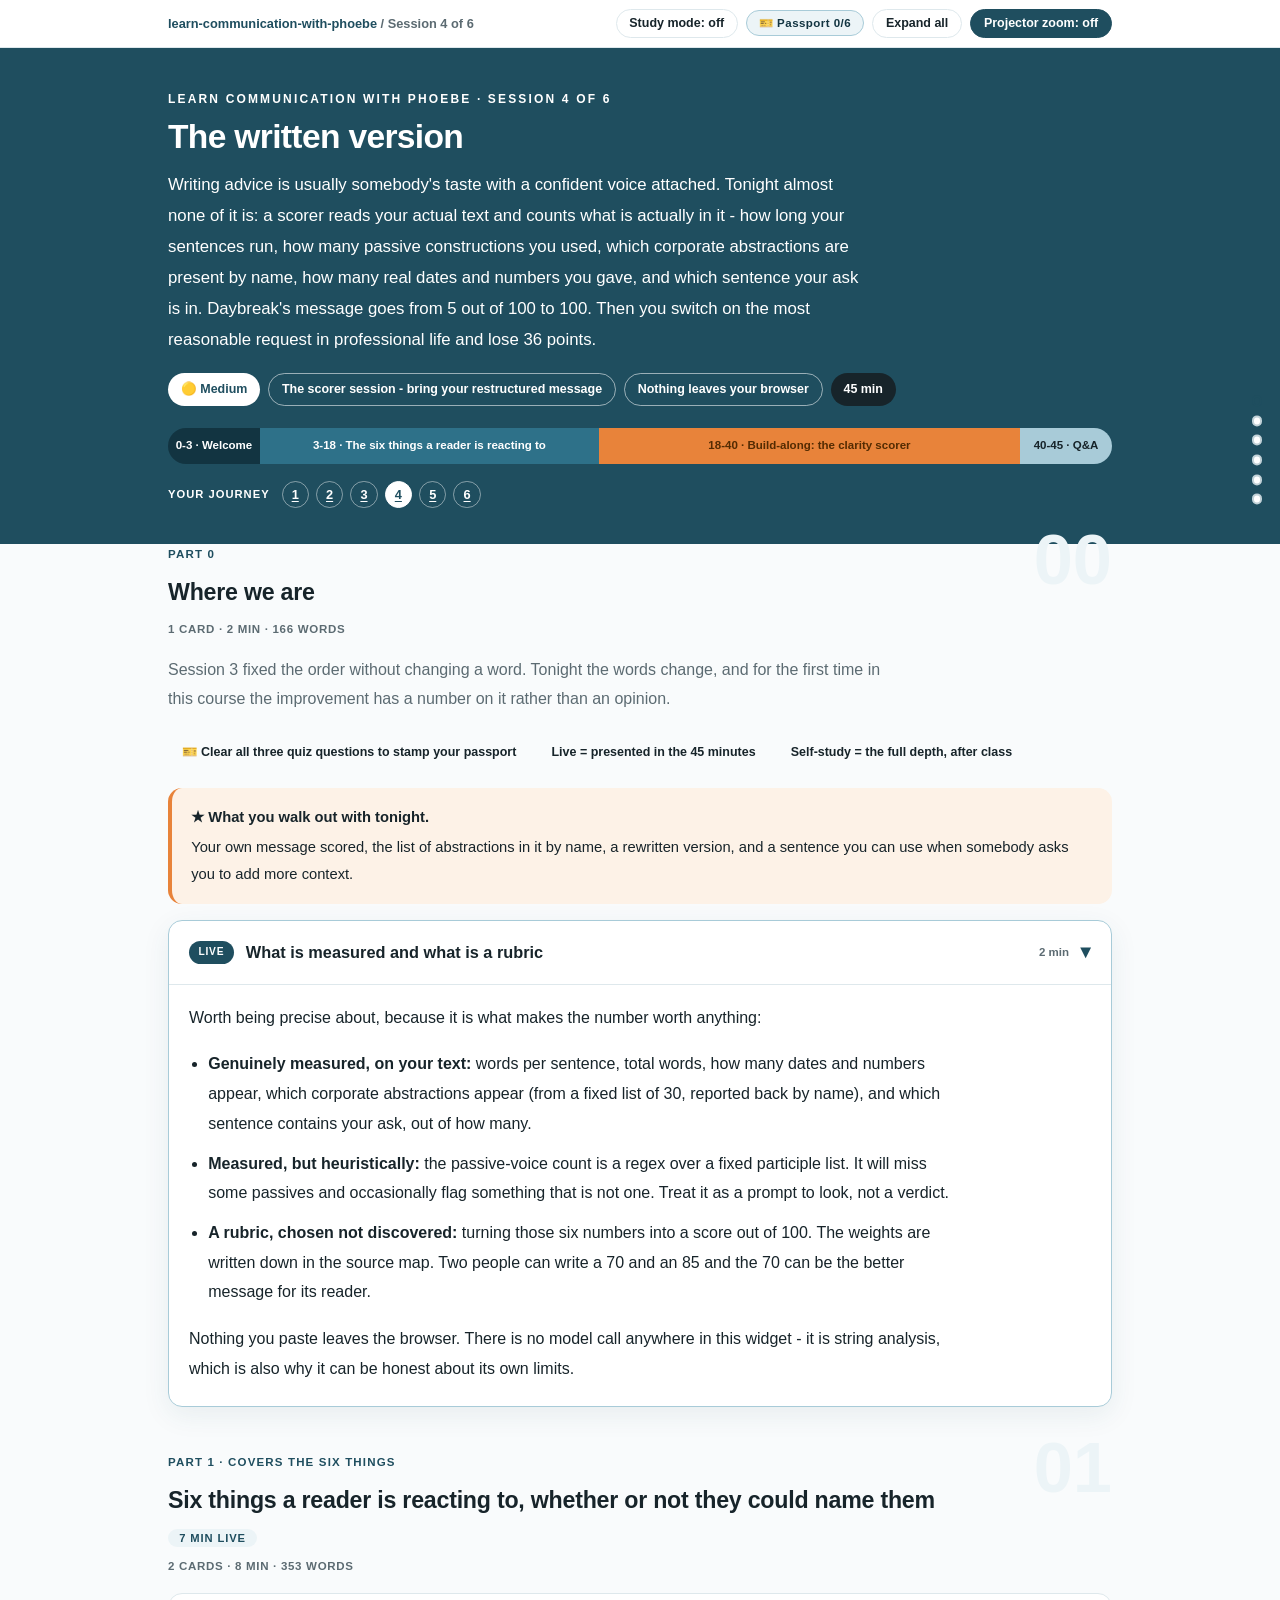
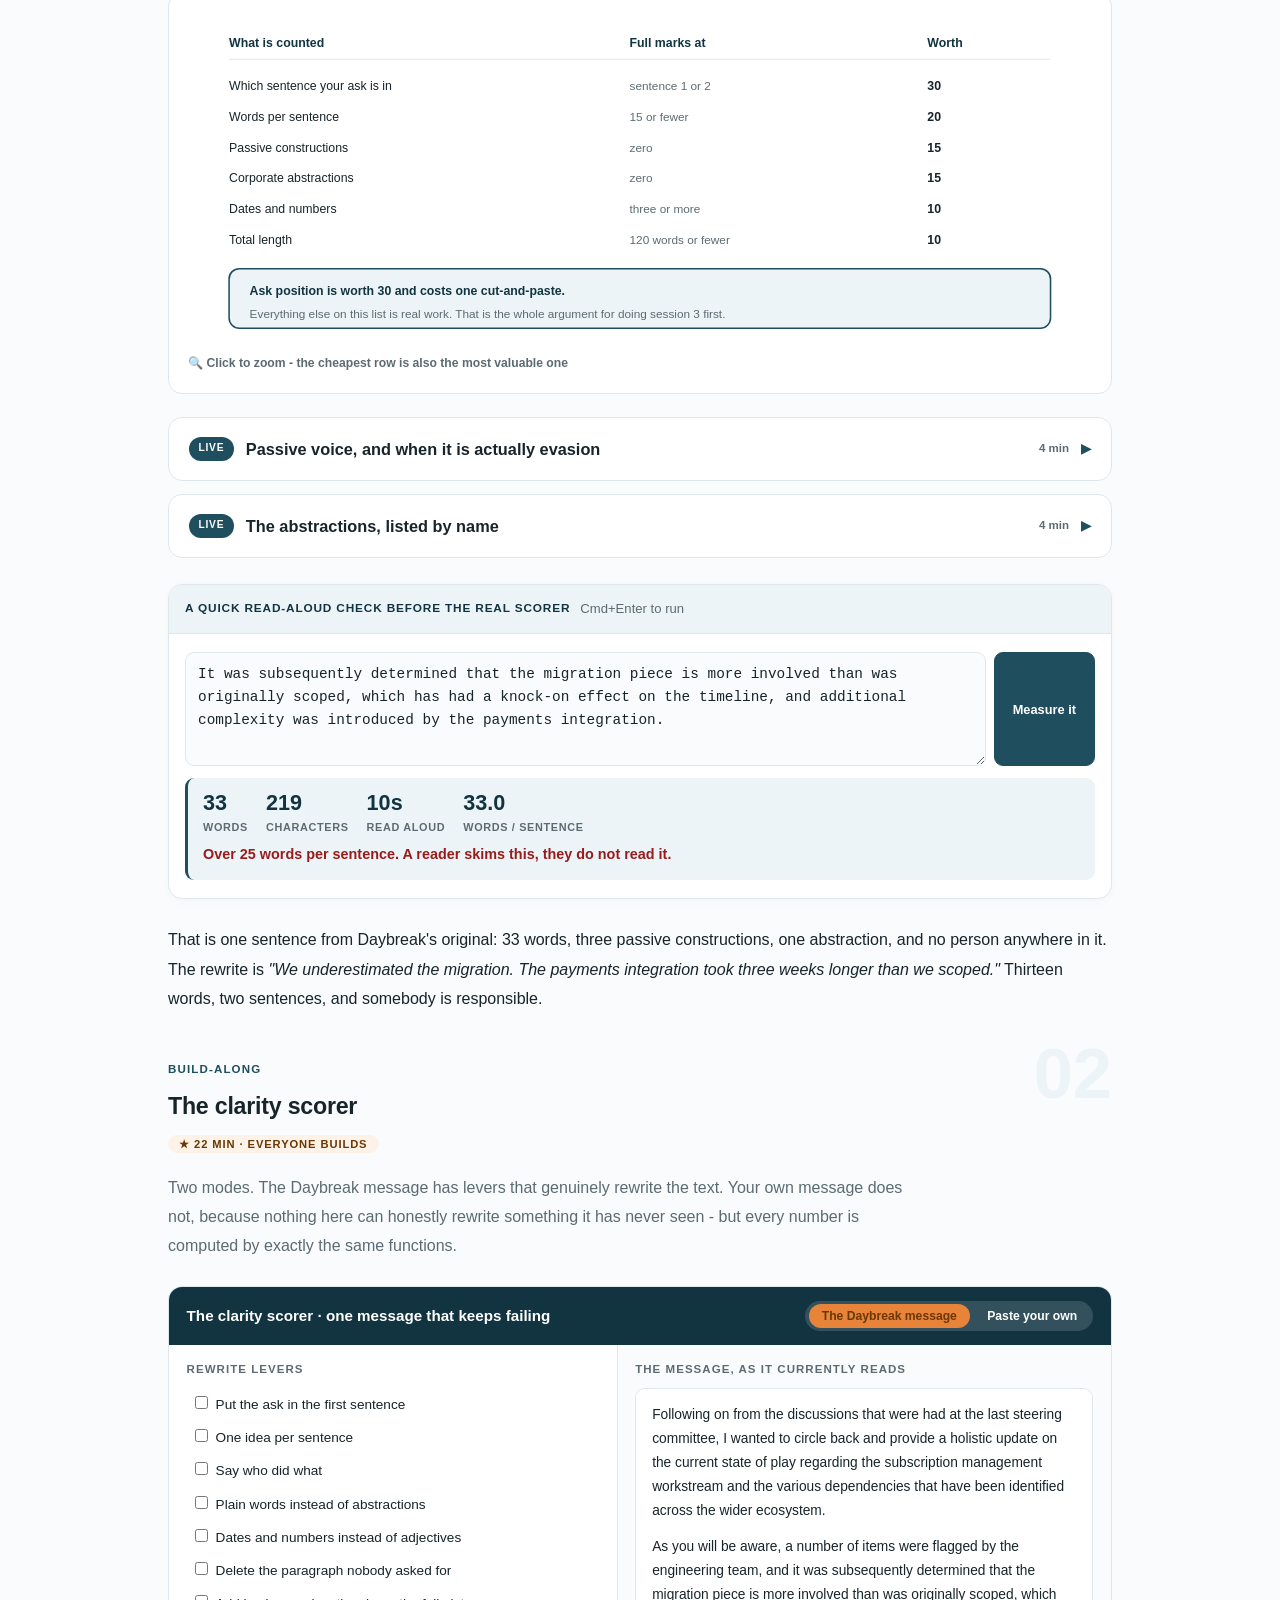
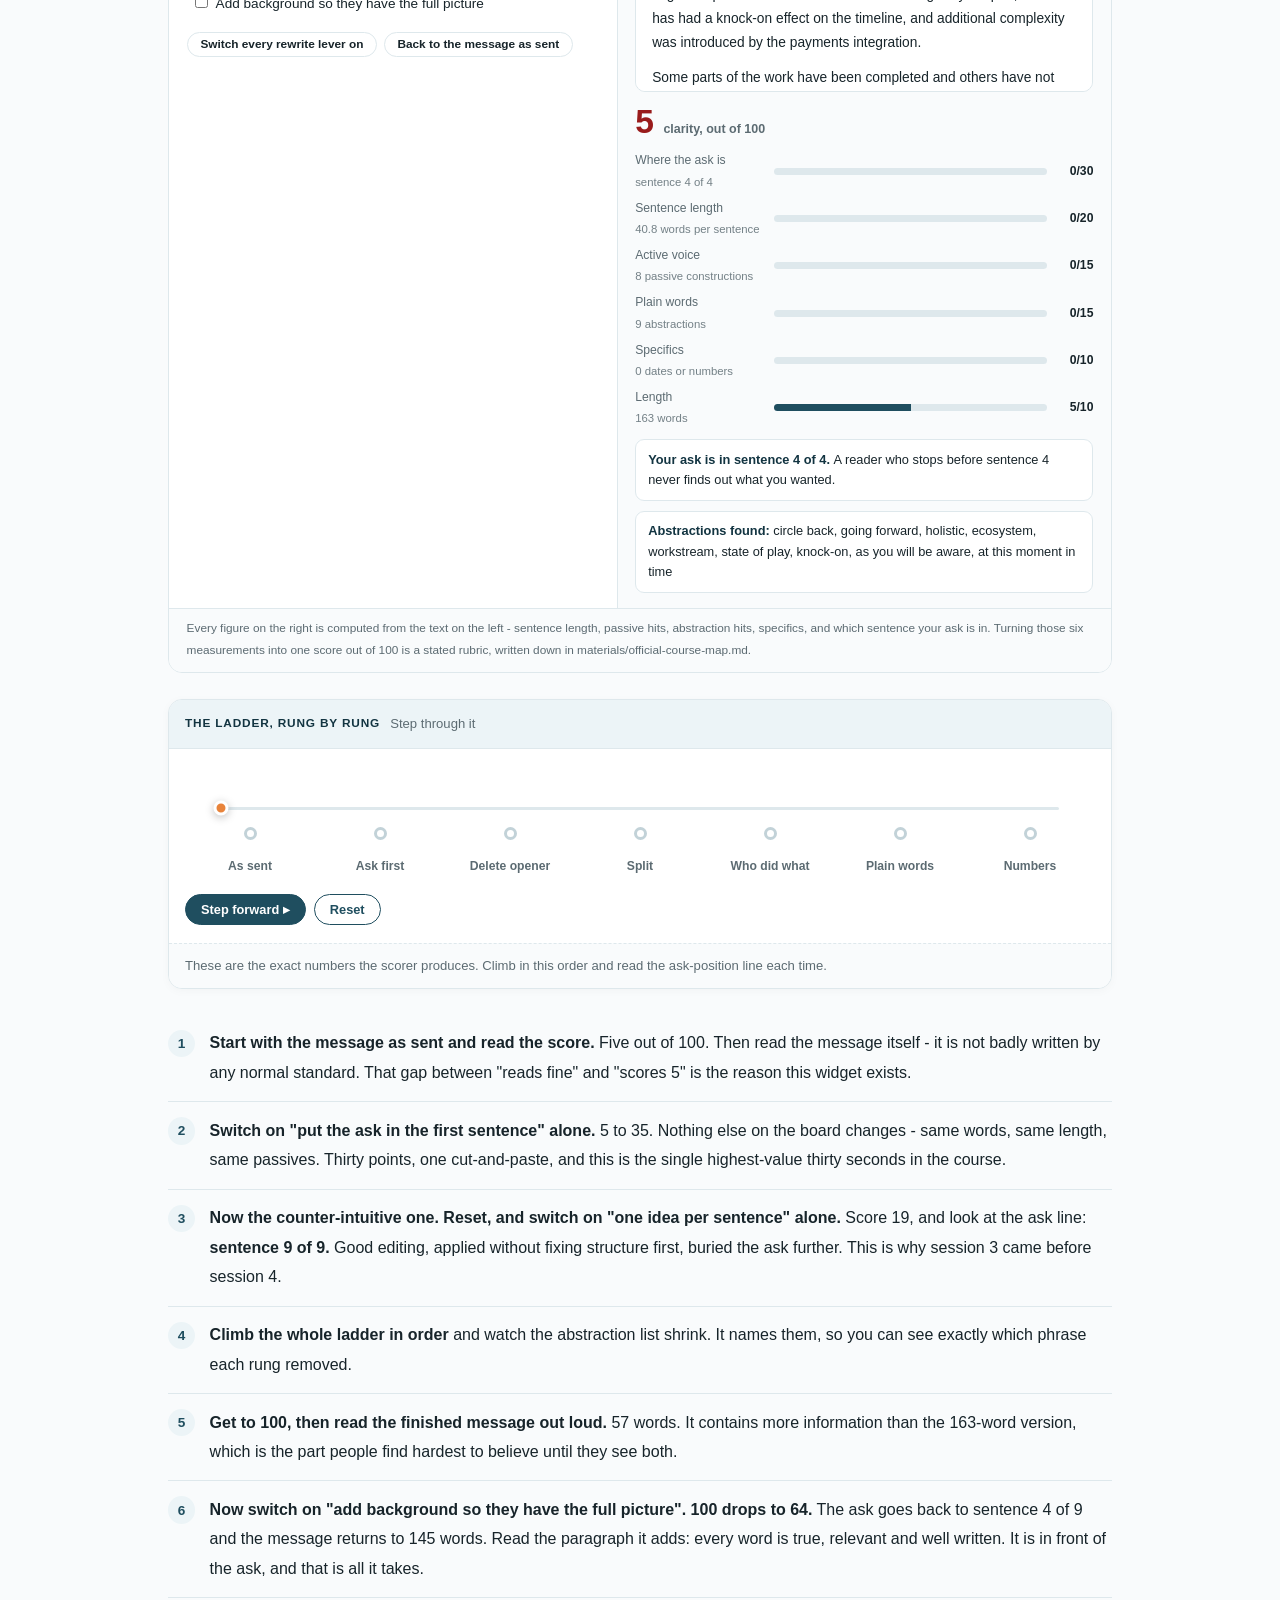
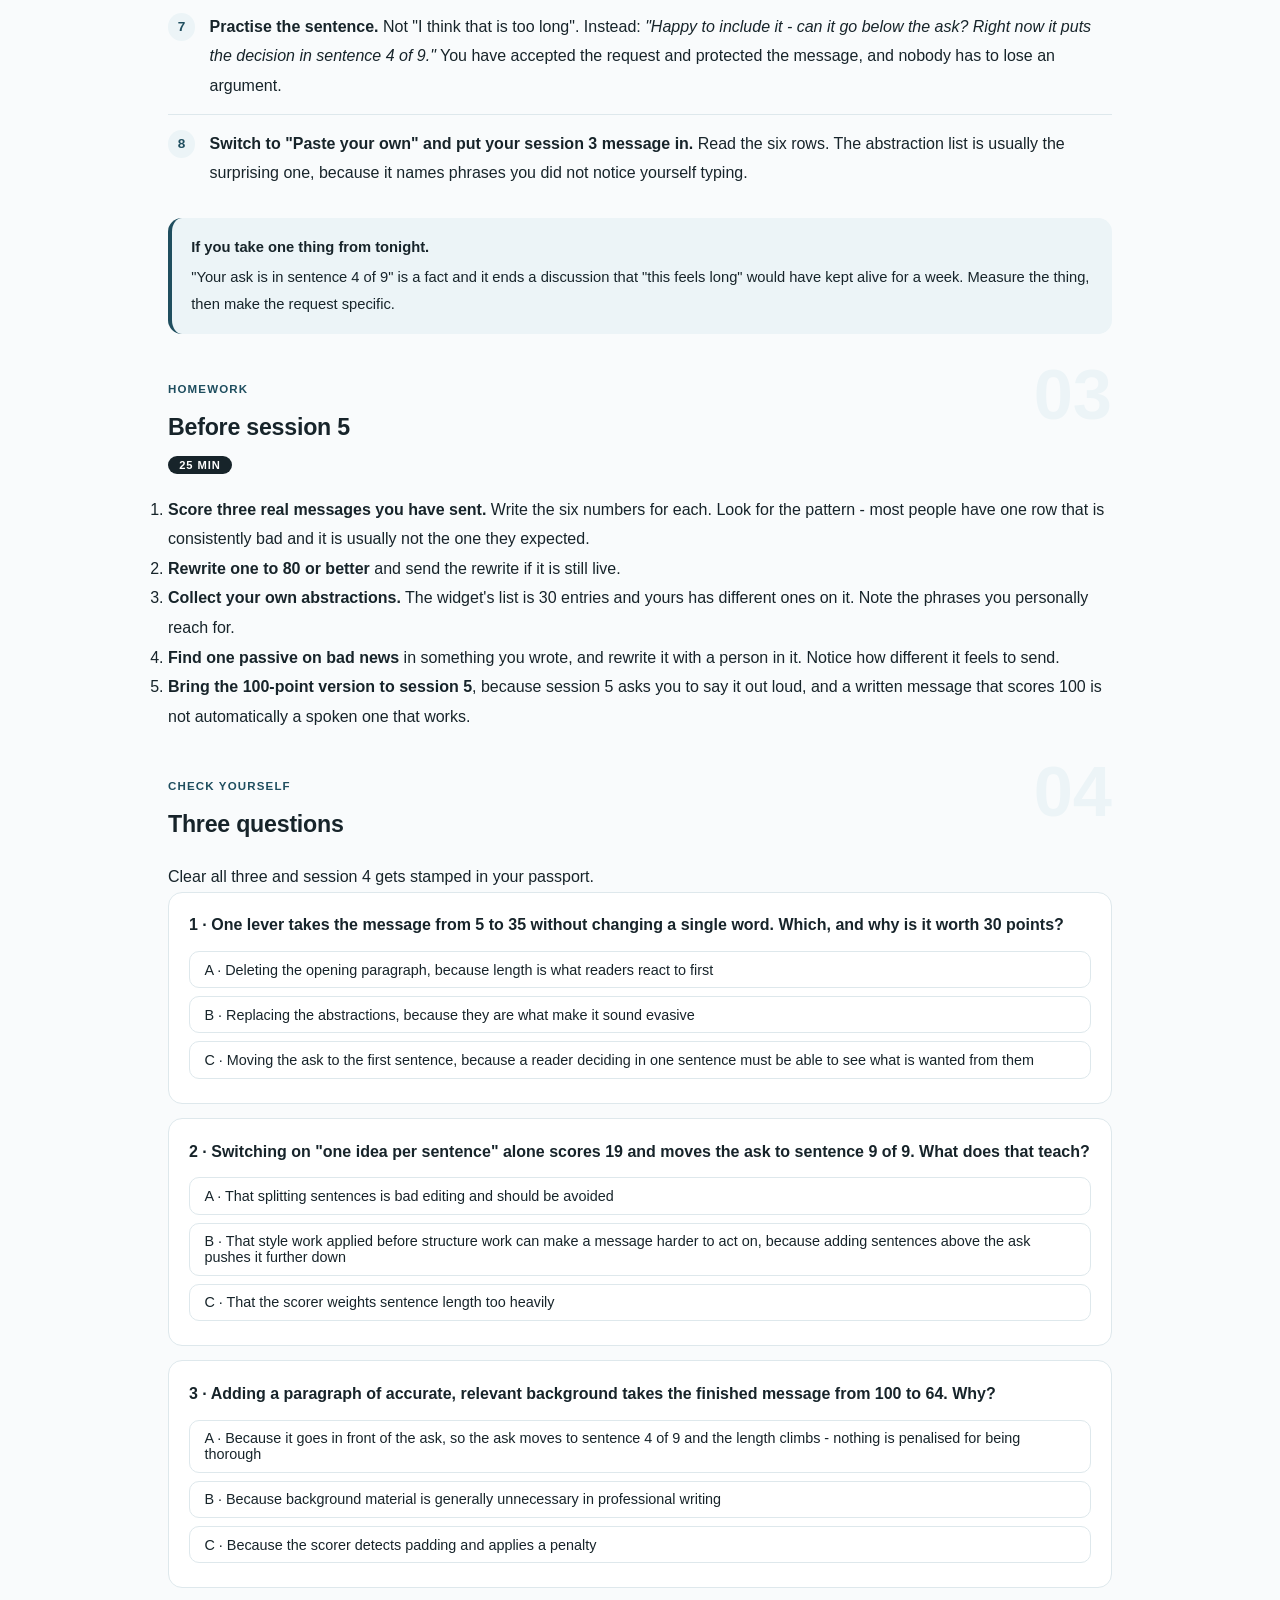
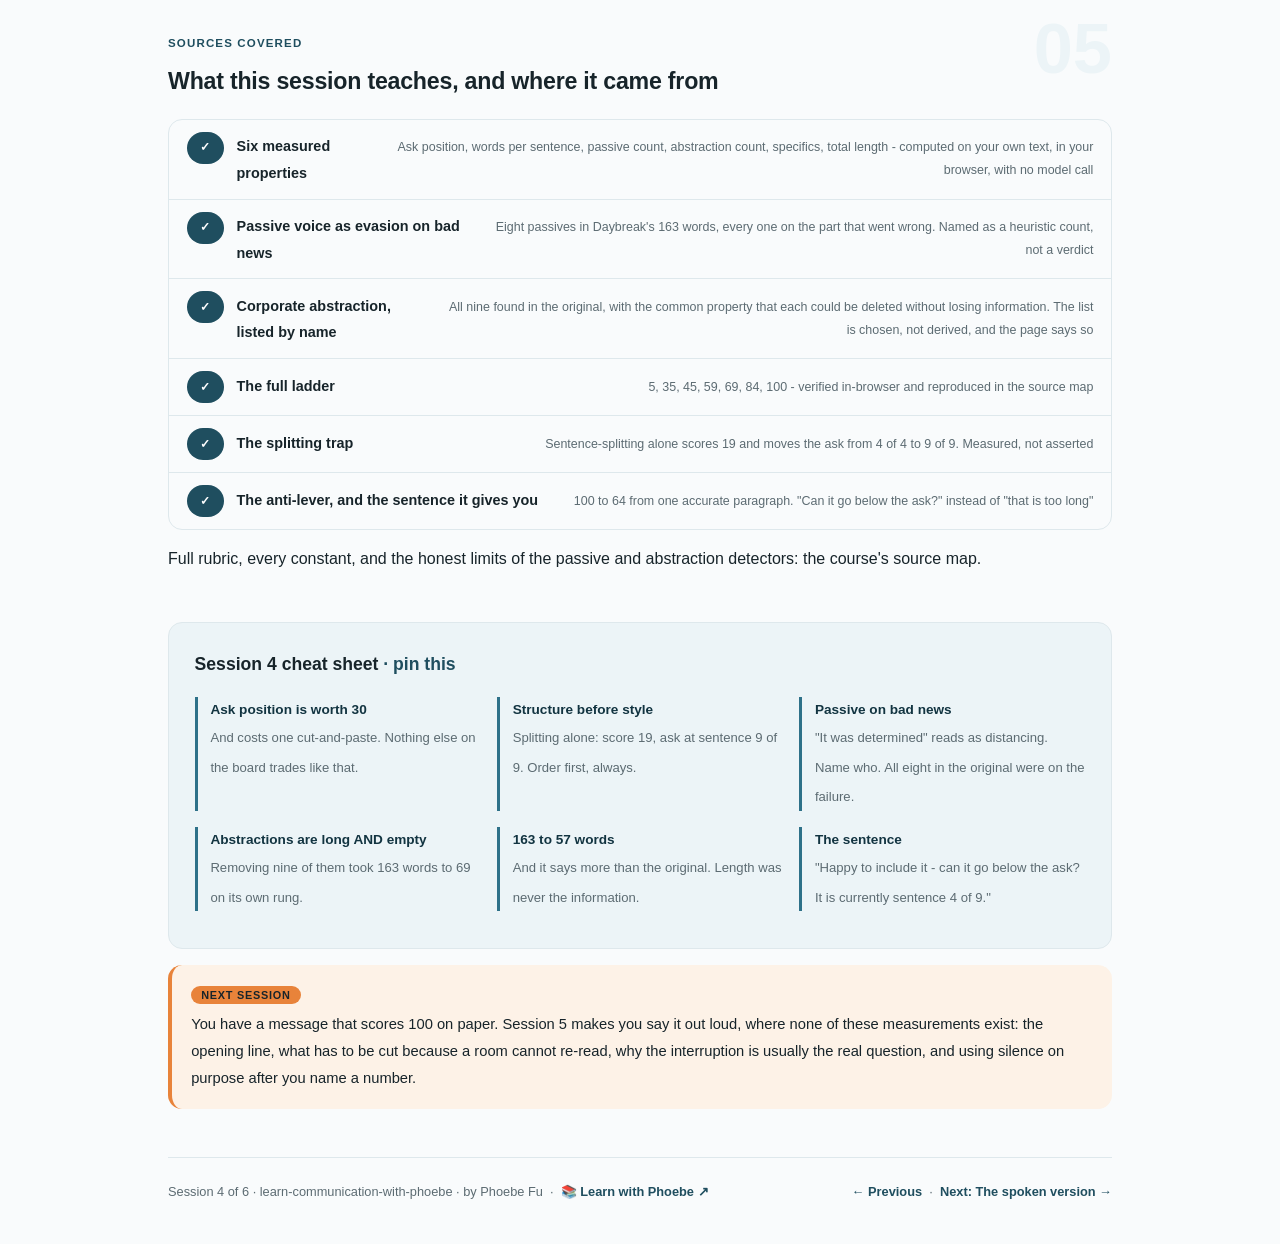
<file: courses/04-the-written-version.html>
<!DOCTYPE html>
<html lang="en">
<head>
<meta charset="UTF-8">
<meta name="viewport" content="width=device-width, initial-scale=1.0">
<!-- social:start -->
<meta name="description" content="Session 4 of 6. The scorer. Sentence length, passive voice, abstraction, specifics and ask position - all measured on your real text. Take the message from 5 to 100, then switch on the lever everybody asks for.">
<meta property="og:type" content="article">
<meta property="og:site_name" content="Learn with Phoebe">
<meta property="og:title" content="The written version - learn communication with phoebe">
<meta property="og:description" content="Session 4 of 6. Six things measured on your own text, including where your ask is buried.">
<meta property="og:url" content="https://phoebefu6.github.io/learn-communication-with-phoebe/courses/04-the-written-version.html">
<meta property="og:image" content="https://phoebefu6.github.io/learn-communication-with-phoebe/assets/og-cover.png">
<meta property="og:image:width" content="1200">
<meta property="og:image:height" content="630">
<meta name="twitter:card" content="summary_large_image">
<meta name="twitter:title" content="The written version - learn communication with phoebe">
<meta name="twitter:description" content="Session 4 of 6. From 5 out of 100 to 100, then the anti-lever.">
<meta name="twitter:image" content="https://phoebefu6.github.io/learn-communication-with-phoebe/assets/og-cover.png">
<!-- social:end -->
<title>Session 4 · The written version - learn communication with phoebe</title>
<link rel="stylesheet" href="../assets/style.css?v=24">
</head>
<body>

<div class="toolbar">
  <div class="wrap">
    <span class="crumb"><a href="../index.html">learn-communication-with-phoebe</a> / Session 4 of 6</span>
    <button class="btn" id="toggle-all" type="button">Expand all</button>
    <button class="btn primary" id="zoom-toggle" type="button">Projector zoom: off</button>
  </div>
</div>

<header class="masthead">
  <div class="wrap">
    <div class="eyebrow">Learn Communication with Phoebe · Session 4 of 6</div>
    <h1>The written <span class="accent">version</span></h1>
    <p class="sub">Writing advice is usually somebody's taste with a confident voice attached. Tonight almost none of it is: a scorer reads your actual text and counts what is actually in it - how long your sentences run, how many passive constructions you used, which corporate abstractions are present by name, how many real dates and numbers you gave, and which sentence your ask is in. Daybreak's message goes from 5 out of 100 to 100. Then you switch on the most reasonable request in professional life and lose 36 points.</p>
    <div class="chip-row">
      <span class="chip level">🟡 Medium</span>
      <span class="chip audience">The scorer session - bring your restructured message</span>
      <span class="chip audience">Nothing leaves your browser</span>
      <span class="chip time">45 min</span>
    </div>
    <div class="agenda">
      <span class="a1" style="flex:1">0-3 · Welcome</span>
      <span class="a2" style="flex:4">3-18 · The six things a reader is reacting to</span>
      <span class="a3" style="flex:5">18-40 · Build-along: the clarity scorer</span>
      <span class="a4" style="flex:1">40-45 · Q&amp;A</span>
    </div>
  </div>
</header>

<main class="wrap">

  <!-- ============ INTRO ============ -->
  <section class="section" id="intro">
    <div class="section-kicker">
      <span class="klabel">Part 0</span>
      <h2>Where we are</h2>
    </div>
    <p class="lede">Session 3 fixed the order without changing a word. Tonight the words change, and for the first time in this course the improvement has a number on it rather than an opinion.</p>

    <div class="legend">
      <span class="pill">🎫 Clear all three quiz questions to stamp your passport</span>
      <span class="pill">Live = presented in the 45 minutes</span>
      <span class="pill">Self-study = the full depth, after class</span>
    </div>

    <div class="callout win">
      <p><strong>★ What you walk out with tonight.</strong> Your own message scored, the list of abstractions in it by name, a rewritten version, and a sentence you can use when somebody asks you to add more context.</p>
    </div>

    <details class="card" open>
      <summary><span class="mode live">Live</span>What is measured and what is a rubric<span class="mini">2 min</span><span class="caret">▶</span></summary>
      <div class="body">
        <p>Worth being precise about, because it is what makes the number worth anything:</p>
        <ul>
          <li><strong>Genuinely measured, on your text:</strong> words per sentence, total words, how many dates and numbers appear, which corporate abstractions appear (from a fixed list of 30, reported back by name), and which sentence contains your ask, out of how many.</li>
          <li><strong>Measured, but heuristically:</strong> the passive-voice count is a regex over a fixed participle list. It will miss some passives and occasionally flag something that is not one. Treat it as a prompt to look, not a verdict.</li>
          <li><strong>A rubric, chosen not discovered:</strong> turning those six numbers into a score out of 100. The weights are written down in the source map. Two people can write a 70 and an 85 and the 70 can be the better message for its reader.</li>
        </ul>
        <p>Nothing you paste leaves the browser. There is no model call anywhere in this widget - it is string analysis, which is also why it can be honest about its own limits.</p>
      </div>
    </details>
  </section>

  <!-- ============ PART 1 ============ -->
  <section class="section" id="part-1">
    <div class="section-kicker">
      <span class="klabel">Part 1 · covers the six things</span>
      <h2>Six things a reader is reacting to, whether or not they could name them</h2>
      <span class="tag concept">7 min live</span>
    </div>

    <figure class="zoomable">
      <svg viewBox="0 0 880 320" xmlns="http://www.w3.org/2000/svg" role="img" aria-label="The six measured properties of a message with what each is worth on the scorer and what full marks looks like">
        <style>
          .c4mH { font: 800 12px Inter, sans-serif; fill: #123441; }
          .c4mB { font: 400 12px Inter, sans-serif; fill: #17242A; }
          .c4mN { font: 400 11.5px Inter, sans-serif; fill: #5C6B72; }
          .c4mV { font: 800 12px Inter, sans-serif; fill: #17242A; }
        </style>
        <text class="c4mH" x="40" y="32">What is counted</text>
        <text class="c4mH" x="430" y="32">Full marks at</text>
        <text class="c4mH" x="720" y="32">Worth</text>
        <line x1="40" y1="44" x2="840" y2="44" stroke="#DEE8EC"/>

        <text class="c4mB" x="40" y="74">Which sentence your ask is in</text>
        <text class="c4mN" x="430" y="74">sentence 1 or 2</text>
        <text class="c4mV" x="720" y="74">30</text>

        <text class="c4mB" x="40" y="104">Words per sentence</text>
        <text class="c4mN" x="430" y="104">15 or fewer</text>
        <text class="c4mV" x="720" y="104">20</text>

        <text class="c4mB" x="40" y="134">Passive constructions</text>
        <text class="c4mN" x="430" y="134">zero</text>
        <text class="c4mV" x="720" y="134">15</text>

        <text class="c4mB" x="40" y="164">Corporate abstractions</text>
        <text class="c4mN" x="430" y="164">zero</text>
        <text class="c4mV" x="720" y="164">15</text>

        <text class="c4mB" x="40" y="194">Dates and numbers</text>
        <text class="c4mN" x="430" y="194">three or more</text>
        <text class="c4mV" x="720" y="194">10</text>

        <text class="c4mB" x="40" y="224">Total length</text>
        <text class="c4mN" x="430" y="224">120 words or fewer</text>
        <text class="c4mV" x="720" y="224">10</text>

        <rect x="40" y="248" width="800" height="58" rx="10" fill="#ECF4F7" stroke="#1F4E5F" stroke-width="1.5"/>
        <text class="c4mH" x="60" y="274">Ask position is worth 30 and costs one cut-and-paste.</text>
        <text class="c4mN" x="60" y="296">Everything else on this list is real work. That is the whole argument for doing session 3 first.</text>
      </svg>
      <figcaption>🔍 Click to zoom - the cheapest row is also the most valuable one</figcaption>
    </figure>

    <details class="card">
      <summary><span class="mode live">Live</span>Passive voice, and when it is actually evasion<span class="mini">4 min</span><span class="caret">▶</span></summary>
      <div class="body">
        <p>Passive voice is not wrong. "The database was migrated overnight" is fine - nobody cares who did it. It becomes a problem in one specific situation, and that situation is exactly the one Daybreak's data lead is in.</p>
        <ul>
          <li><strong>"It was subsequently determined that the migration is more involved."</strong> Determined by whom? The sentence removes the person, and on a piece of bad news that reads as distancing yourself from it - whether or not that was the intention.</li>
          <li><strong>"We underestimated the migration."</strong> Same fact, four words shorter, and it reads as someone in control of their own project rather than someone reporting weather.</li>
          <li><strong>The rule of thumb:</strong> if the sentence is about something going wrong, name who. Passive on bad news is read as evasion by almost everybody, and it is the most expensive misreading in this session.</li>
        </ul>
        <div class="callout tip">
          <p>Daybreak's original has <strong>eight</strong> passive constructions in 163 words, and every one of them is on the part that went wrong. Nobody wrote that deliberately. It is just what people reach for when they are uncomfortable, which is precisely why it is worth counting rather than trusting your ear.</p>
        </div>
      </div>
    </details>

    <details class="card">
      <summary><span class="mode live">Live</span>The abstractions, listed by name<span class="mini">4 min</span><span class="caret">▶</span></summary>
      <div class="body">
        <p>The widget checks against a fixed list of 30 phrases. It is a chosen list, not a derived one - a starting point for noticing rather than a standard. Here is what it finds in Daybreak's original, all nine of them:</p>
        <p class="mono" style="line-height:2">circle back &middot; going forward &middot; holistic &middot; ecosystem &middot; workstream &middot; state of play &middot; knock-on &middot; as you will be aware &middot; at this moment in time</p>
        <p>Notice the common property: <strong>each one could be deleted without losing information.</strong> "Circle back" means "write to you". "State of play" means "status". "As you will be aware" means "you know this already", which is a reason to delete the sentence rather than to introduce it.</p>
        <div class="callout example">
          <span class="ex-pill">The honest caveat</span>
          <p>Some of these are fine in some rooms. "Workstream" is a real word in organisations that have workstreams. The test is not the word, it is whether the reader learns anything from it - and the counter exists to make you look, not to make the decision.</p>
        </div>
      </div>
    </details>

    <div class="tryrow" data-fn="wordcount" data-multiline="1" data-title="A quick read-aloud check before the real scorer" data-hint="Paste any paragraph" data-seed="It was subsequently determined that the migration piece is more involved than was originally scoped, which has had a knock-on effect on the timeline, and additional complexity was introduced by the payments integration." data-cta="Measure it"></div>

    <p>That is one sentence from Daybreak's original: 33 words, three passive constructions, one abstraction, and no person anywhere in it. The rewrite is <em>"We underestimated the migration. The payments integration took three weeks longer than we scoped."</em> Thirteen words, two sentences, and somebody is responsible.</p>
  </section>

  <!-- ============ DEMO ============ -->
  <section class="section" id="demo-1">
    <div class="section-kicker">
      <span class="klabel">Build-along</span>
      <h2>The clarity scorer</h2>
      <span class="tag demo">★ 22 min · everyone builds</span>
    </div>
    <p class="lede">Two modes. The Daybreak message has levers that genuinely rewrite the text. Your own message does not, because nothing here can honestly rewrite something it has never seen - but every number is computed by exactly the same functions.</p>

    <div id="comm-live"></div>

    <div class="tick" data-stages="As sent|Ask first|Delete opener|Split|Who did what|Plain words|Numbers" data-title="The ladder, rung by rung" data-foot="These are the exact numbers the scorer produces. Climb in this order and read the ask-position line each time.">
      <p class="tick-note" data-stage="0"><b>5 / 100 · ask in sentence 4 of 4 · 40.8 words per sentence · 8 passives · 9 abstractions · 0 specifics · 163 words.</b> The message as sent, three times, to no reply. Nothing about it is unprofessional, which is exactly why it survived three attempts.</p>
      <p class="tick-note" data-stage="1"><b>35 / 100 · ask now in sentence 1 of 4.</b> One paragraph moved. Not a single word rewritten - the length, the passives and the abstractions are all still exactly as they were. Thirty points for a cut-and-paste.</p>
      <p class="tick-note" data-stage="2"><b>45 / 100 · 117 words, 4 abstractions.</b> Delete the opening that recaps what she already knows. Forty-six words gone and five of the nine abstractions went with them, because that paragraph was where they lived.</p>
      <p class="tick-note" data-stage="3"><b>59 / 100 · 18.3 words per sentence.</b> One idea per sentence. Watch the ask position: it stays at sentence 1 because you moved it first. Doing this step before session 3 would have taken it to sentence 9 of 9.</p>
      <p class="tick-note" data-stage="4"><b>69 / 100 · 3 passives left.</b> Say who did what. "We underestimated" instead of "it was determined". The message stops sounding like weather and starts sounding like a person running a project.</p>
      <p class="tick-note" data-stage="5"><b>84 / 100 · 1 abstraction, 69 words.</b> Plain words. The biggest single drop in length in the whole ladder, because abstractions are long as well as empty.</p>
      <p class="tick-note" data-stage="6"><b>100 / 100 · 9.5 words per sentence · 0 passives · 0 abstractions · 7 specifics · 57 words.</b> Dates and numbers instead of adjectives. 57 words, from 163, and it now says more than the original did.</p>
    </div>

    <div class="steps">
      <div class="step"><p><strong>Start with the message as sent and read the score.</strong> Five out of 100. Then read the message itself - it is not badly written by any normal standard. That gap between "reads fine" and "scores 5" is the reason this widget exists.</p></div>
      <div class="step"><p><strong>Switch on "put the ask in the first sentence" alone.</strong> 5 to 35. Nothing else on the board changes - same words, same length, same passives. Thirty points, one cut-and-paste, and this is the single highest-value thirty seconds in the course.</p></div>
      <div class="step"><p><strong>Now the counter-intuitive one. Reset, and switch on "one idea per sentence" alone.</strong> Score 19, and look at the ask line: <strong>sentence 9 of 9.</strong> Good editing, applied without fixing structure first, buried the ask further. This is why session 3 came before session 4.</p></div>
      <div class="step"><p><strong>Climb the whole ladder in order</strong> and watch the abstraction list shrink. It names them, so you can see exactly which phrase each rung removed.</p></div>
      <div class="step"><p><strong>Get to 100, then read the finished message out loud.</strong> 57 words. It contains more information than the 163-word version, which is the part people find hardest to believe until they see both.</p></div>
      <div class="step"><p><strong>Now switch on "add background so they have the full picture".</strong> <strong>100 drops to 64.</strong> The ask goes back to sentence 4 of 9 and the message returns to 145 words. Read the paragraph it adds: every word is true, relevant and well written. It is in front of the ask, and that is all it takes.</p></div>
      <div class="step"><p><strong>Practise the sentence.</strong> Not "I think that is too long". Instead: <em>"Happy to include it - can it go below the ask? Right now it puts the decision in sentence 4 of 9."</em> You have accepted the request and protected the message, and nobody has to lose an argument.</p></div>
      <div class="step"><p><strong>Switch to "Paste your own" and put your session 3 message in.</strong> Read the six rows. The abstraction list is usually the surprising one, because it names phrases you did not notice yourself typing.</p></div>
    </div>

    <div class="callout tip">
      <p><strong>If you take one thing from tonight.</strong> "Your ask is in sentence 4 of 9" is a fact and it ends a discussion that "this feels long" would have kept alive for a week. Measure the thing, then make the request specific.</p>
    </div>
  </section>

  <!-- ============ HOMEWORK ============ -->
  <section class="section" id="exercise">
    <div class="section-kicker">
      <span class="klabel">Homework</span>
      <h2>Before session 5</h2>
      <span class="tag exercise">25 min</span>
    </div>
    <ol>
      <li><strong>Score three real messages you have sent.</strong> Write the six numbers for each. Look for the pattern - most people have one row that is consistently bad and it is usually not the one they expected.</li>
      <li><strong>Rewrite one to 80 or better</strong> and send the rewrite if it is still live.</li>
      <li><strong>Collect your own abstractions.</strong> The widget's list is 30 entries and yours has different ones on it. Note the phrases you personally reach for.</li>
      <li><strong>Find one passive on bad news</strong> in something you wrote, and rewrite it with a person in it. Notice how different it feels to send.</li>
      <li><strong>Bring the 100-point version to session 5</strong>, because session 5 asks you to say it out loud, and a written message that scores 100 is not automatically a spoken one that works.</li>
    </ol>
  </section>

  <!-- ============ QUIZ ============ -->
  <section class="section" id="quiz">
    <div class="section-kicker">
      <span class="klabel">Check yourself</span>
      <h2>Three questions</h2>
    </div>
    <p>Clear all three and session 4 gets stamped in your passport.</p>

    <div class="quiz-q" data-answer="2">
      <p class="qtext">1 · One lever takes the message from 5 to 35 without changing a single word. Which, and why is it worth 30 points?</p>
      <button class="qopt" type="button">A · Deleting the opening paragraph, because length is what readers react to first</button>
      <button class="qopt" type="button">B · Replacing the abstractions, because they are what make it sound evasive</button>
      <button class="qopt" type="button">C · Moving the ask to the first sentence, because a reader deciding in one sentence must be able to see what is wanted from them</button>
      <p class="qwhy">The words, the length, the passives and the abstractions are all identical before and after. Only the order changed. Ask position carries 30 points because it is the difference between a message that can be acted on and one that has to be finished first.</p>
    </div>

    <div class="quiz-q" data-answer="1">
      <p class="qtext">2 · Switching on "one idea per sentence" alone scores 19 and moves the ask to sentence 9 of 9. What does that teach?</p>
      <button class="qopt" type="button">A · That splitting sentences is bad editing and should be avoided</button>
      <button class="qopt" type="button">B · That style work applied before structure work can make a message harder to act on, because adding sentences above the ask pushes it further down</button>
      <button class="qopt" type="button">C · That the scorer weights sentence length too heavily</button>
      <p class="qwhy">Splitting is good editing. Position is measured relative to the whole message, so every sentence you add above the ask buries it further. Fix the order first and then the same edit costs you nothing - which is exactly the order these two sessions come in.</p>
    </div>

    <div class="quiz-q" data-answer="0">
      <p class="qtext">3 · Adding a paragraph of accurate, relevant background takes the finished message from 100 to 64. Why?</p>
      <button class="qopt" type="button">A · Because it goes in front of the ask, so the ask moves to sentence 4 of 9 and the length climbs - nothing is penalised for being thorough</button>
      <button class="qopt" type="button">B · Because background material is generally unnecessary in professional writing</button>
      <button class="qopt" type="button">C · Because the scorer detects padding and applies a penalty</button>
      <p class="qwhy">There is no padding detector and no penalty for thoroughness. The paragraph is honest and well written. It simply sits above the decision, and the measurement notices. The fix is not to delete it - it is to put it below the ask.</p>
    </div>

    <p class="quiz-score"></p>
  </section>

  <!-- ============ OFFICIAL COVERAGE ============ -->
  <section class="section" id="official">
    <div class="section-kicker">
      <span class="klabel">Sources covered</span>
      <h2>What this session teaches, and where it came from</h2>
    </div>
    <div class="covered">
      <div class="covered-row"><span class="status pill solid">✓</span><span class="name">Six measured properties</span><span class="note">Ask position, words per sentence, passive count, abstraction count, specifics, total length - computed on your own text, in your browser, with no model call</span></div>
      <div class="covered-row"><span class="status pill solid">✓</span><span class="name">Passive voice as evasion on bad news</span><span class="note">Eight passives in Daybreak's 163 words, every one on the part that went wrong. Named as a heuristic count, not a verdict</span></div>
      <div class="covered-row"><span class="status pill solid">✓</span><span class="name">Corporate abstraction, listed by name</span><span class="note">All nine found in the original, with the common property that each could be deleted without losing information. The list is chosen, not derived, and the page says so</span></div>
      <div class="covered-row"><span class="status pill solid">✓</span><span class="name">The full ladder</span><span class="note">5, 35, 45, 59, 69, 84, 100 - verified in-browser and reproduced in the source map</span></div>
      <div class="covered-row"><span class="status pill solid">✓</span><span class="name">The splitting trap</span><span class="note">Sentence-splitting alone scores 19 and moves the ask from 4 of 4 to 9 of 9. Measured, not asserted</span></div>
      <div class="covered-row"><span class="status pill solid">✓</span><span class="name">The anti-lever, and the sentence it gives you</span><span class="note">100 to 64 from one accurate paragraph. "Can it go below the ask?" instead of "that is too long"</span></div>
    </div>
    <p class="mono" style="margin-top:14px">Full rubric, every constant, and the honest limits of the passive and abstraction detectors: the course's source map.</p>
  </section>

  <!-- ============ CHEAT SHEET ============ -->
  <section class="cheat" id="cheatsheet">
    <h3>Session 4 cheat sheet <span>· pin this</span></h3>
    <div class="grid-2">
      <div class="cheat-item"><b>Ask position is worth 30</b><span>And costs one cut-and-paste. Nothing else on the board trades like that.</span></div>
      <div class="cheat-item"><b>Structure before style</b><span>Splitting alone: score 19, ask at sentence 9 of 9. Order first, always.</span></div>
      <div class="cheat-item"><b>Passive on bad news</b><span>"It was determined" reads as distancing. Name who. All eight in the original were on the failure.</span></div>
      <div class="cheat-item"><b>Abstractions are long AND empty</b><span>Removing nine of them took 163 words to 69 on its own rung.</span></div>
      <div class="cheat-item"><b>163 to 57 words</b><span>And it says more than the original. Length was never the information.</span></div>
      <div class="cheat-item"><b>The sentence</b><span>"Happy to include it - can it go below the ask? It is currently sentence 4 of 9."</span></div>
    </div>
  </section>

  <div class="callout next">
    <span class="nx-pill">Next session</span>
    <p>You have a message that scores 100 on paper. Session 5 makes you say it out loud, where none of these measurements exist: the opening line, what has to be cut because a room cannot re-read, why the interruption is usually the real question, and using silence on purpose after you name a number.</p>
  </div>

  <footer class="pagefoot">
    <span>Session 4 of 6 · learn-communication-with-phoebe · by Phoebe Fu &nbsp;·&nbsp; 📚 <a href="https://phoebefu6.github.io/learn-with-phoebe/">Learn with Phoebe ↗</a></span>
    <span><a href="03-structure.html">← Previous</a> &nbsp;·&nbsp; <a href="05-the-spoken-version.html">Next: The spoken version →</a></span>
  </footer>

</main>

<script src="../assets/app.js?v=22"></script>
<script src="../assets/comm-live.js?v=3"></script>
</body>
</html>
</file>
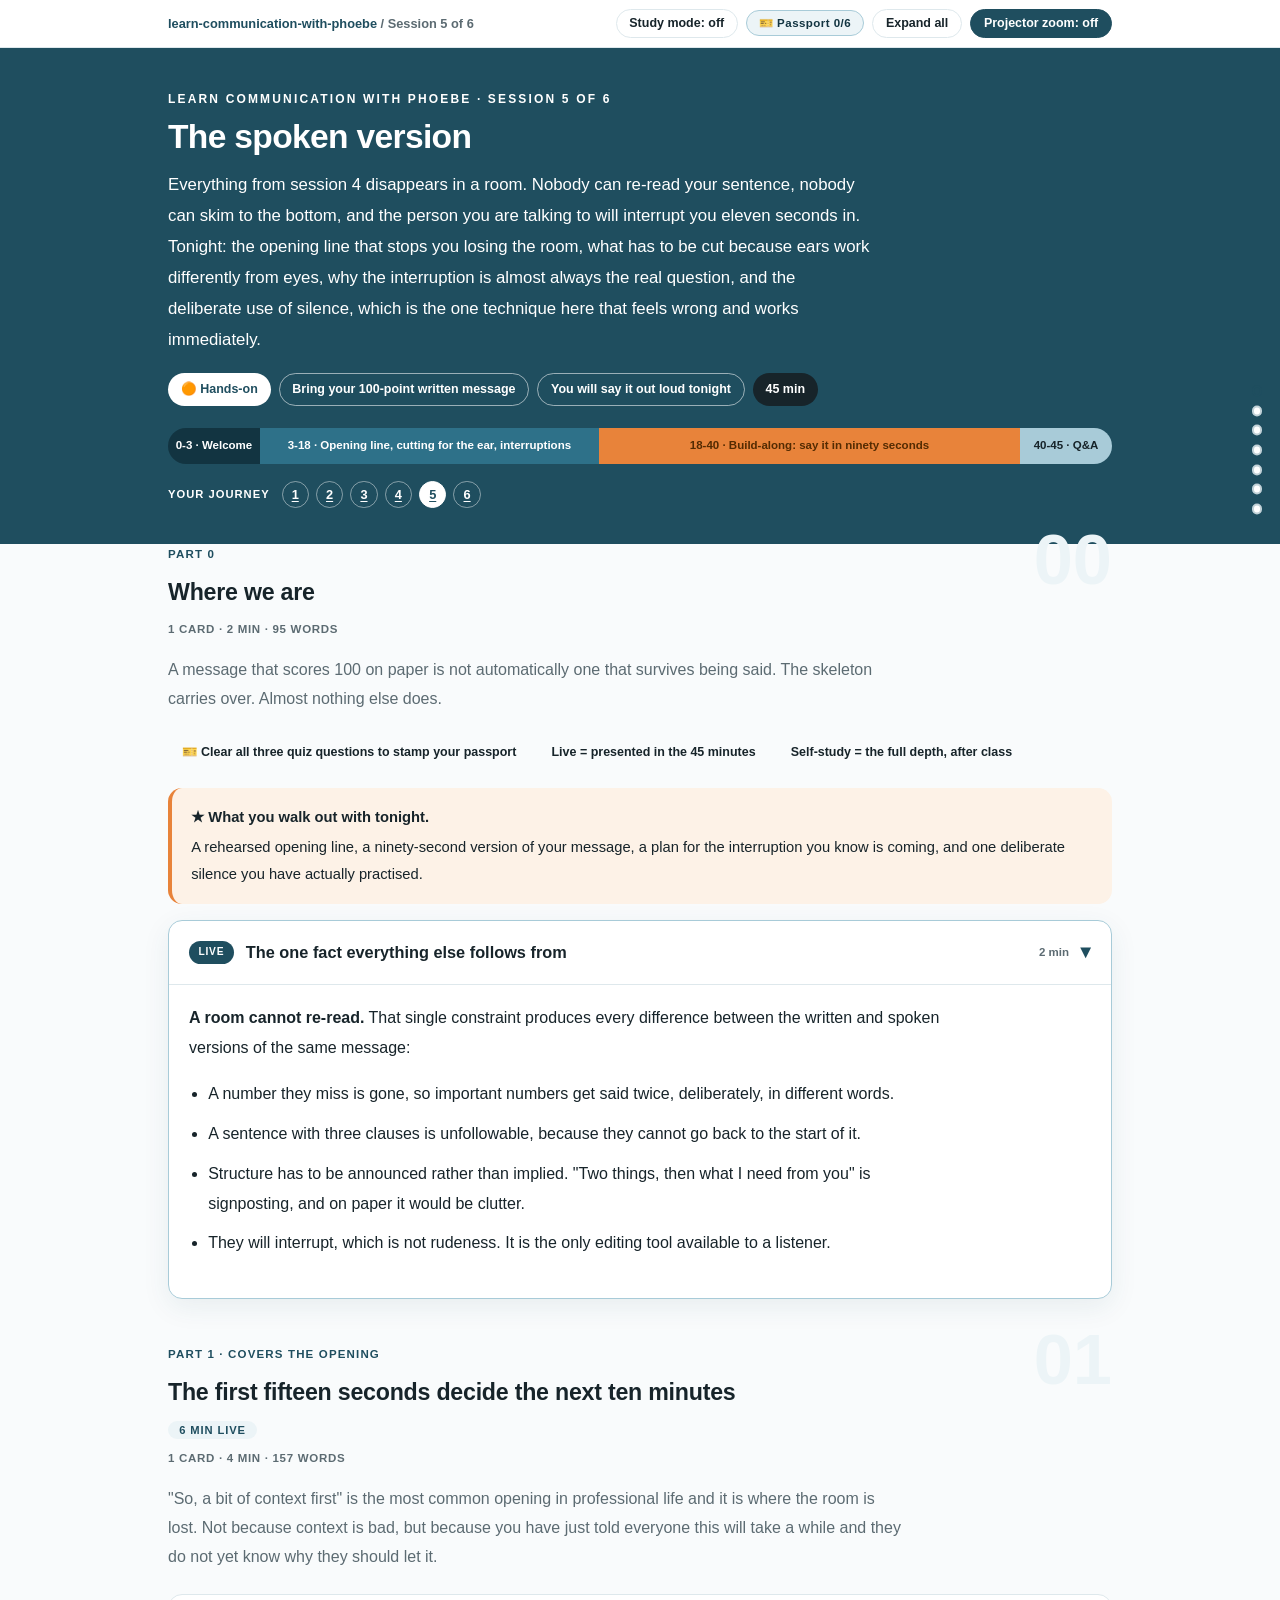
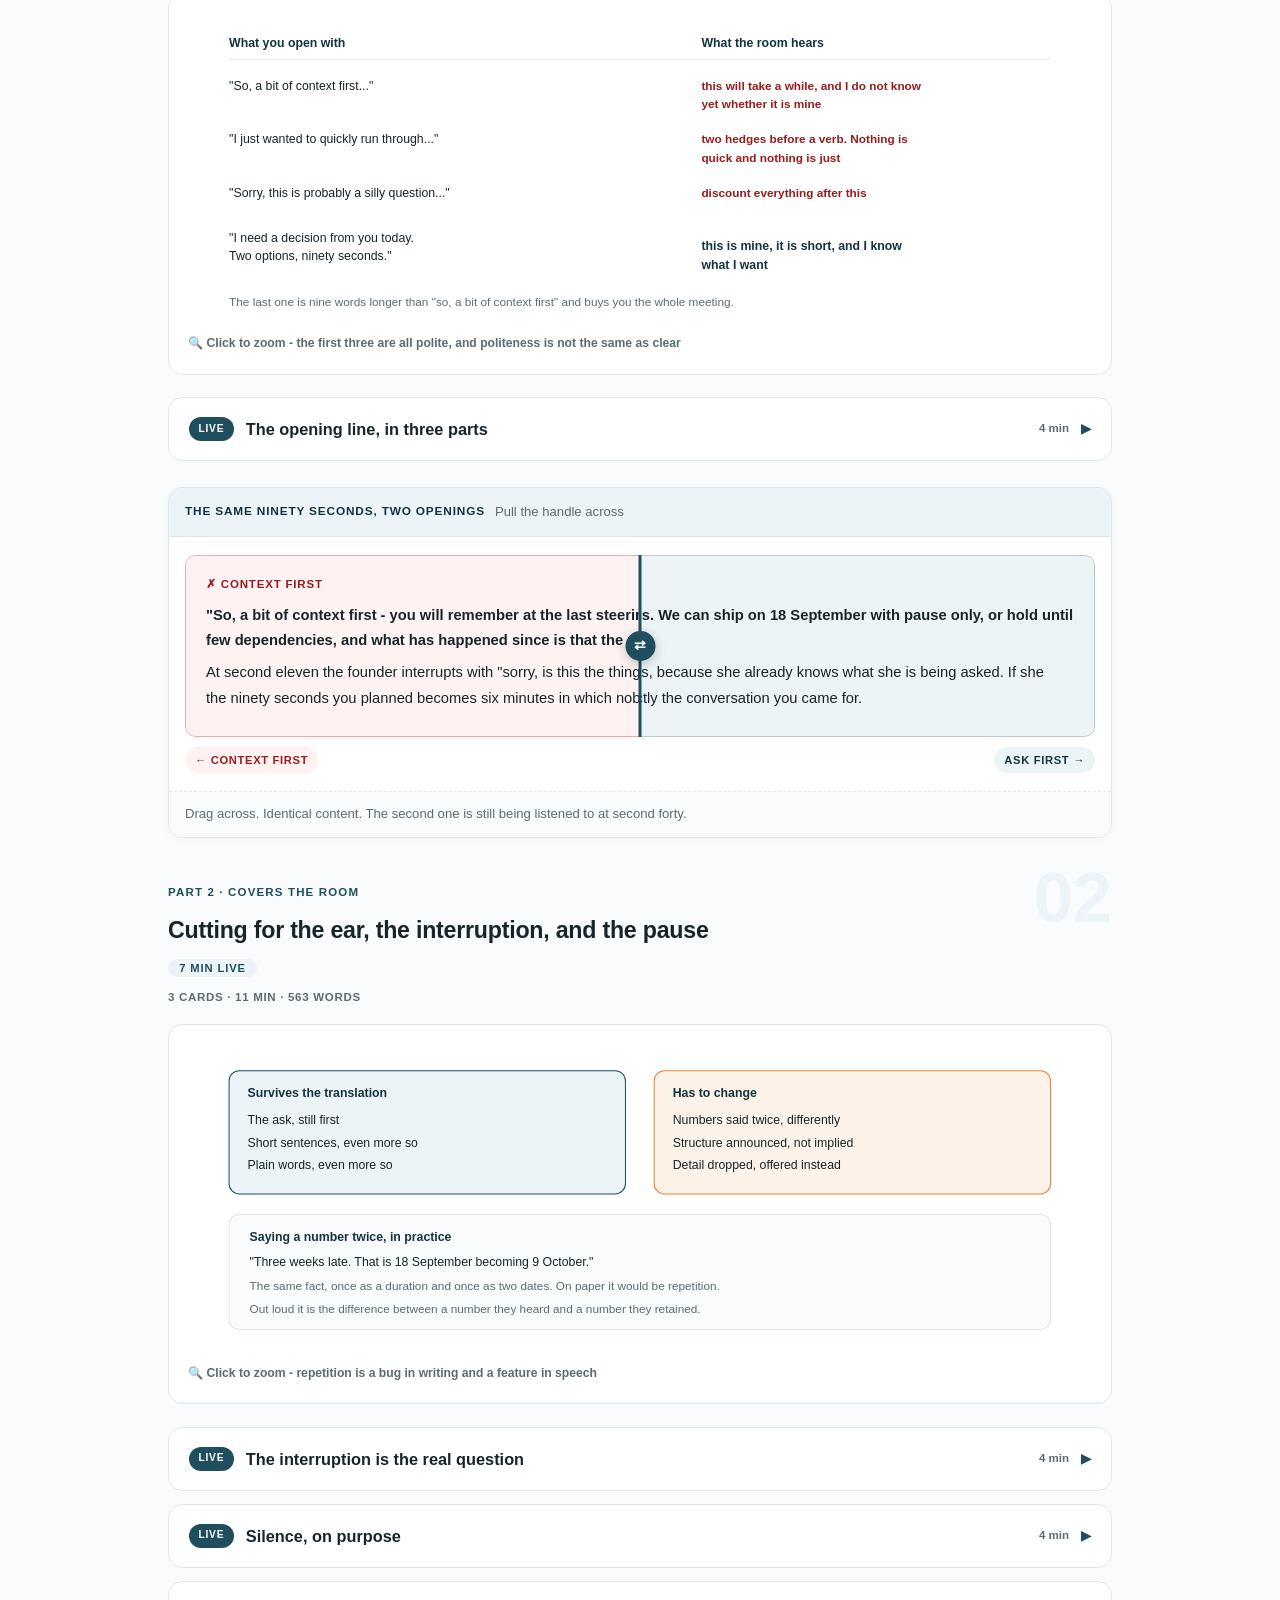
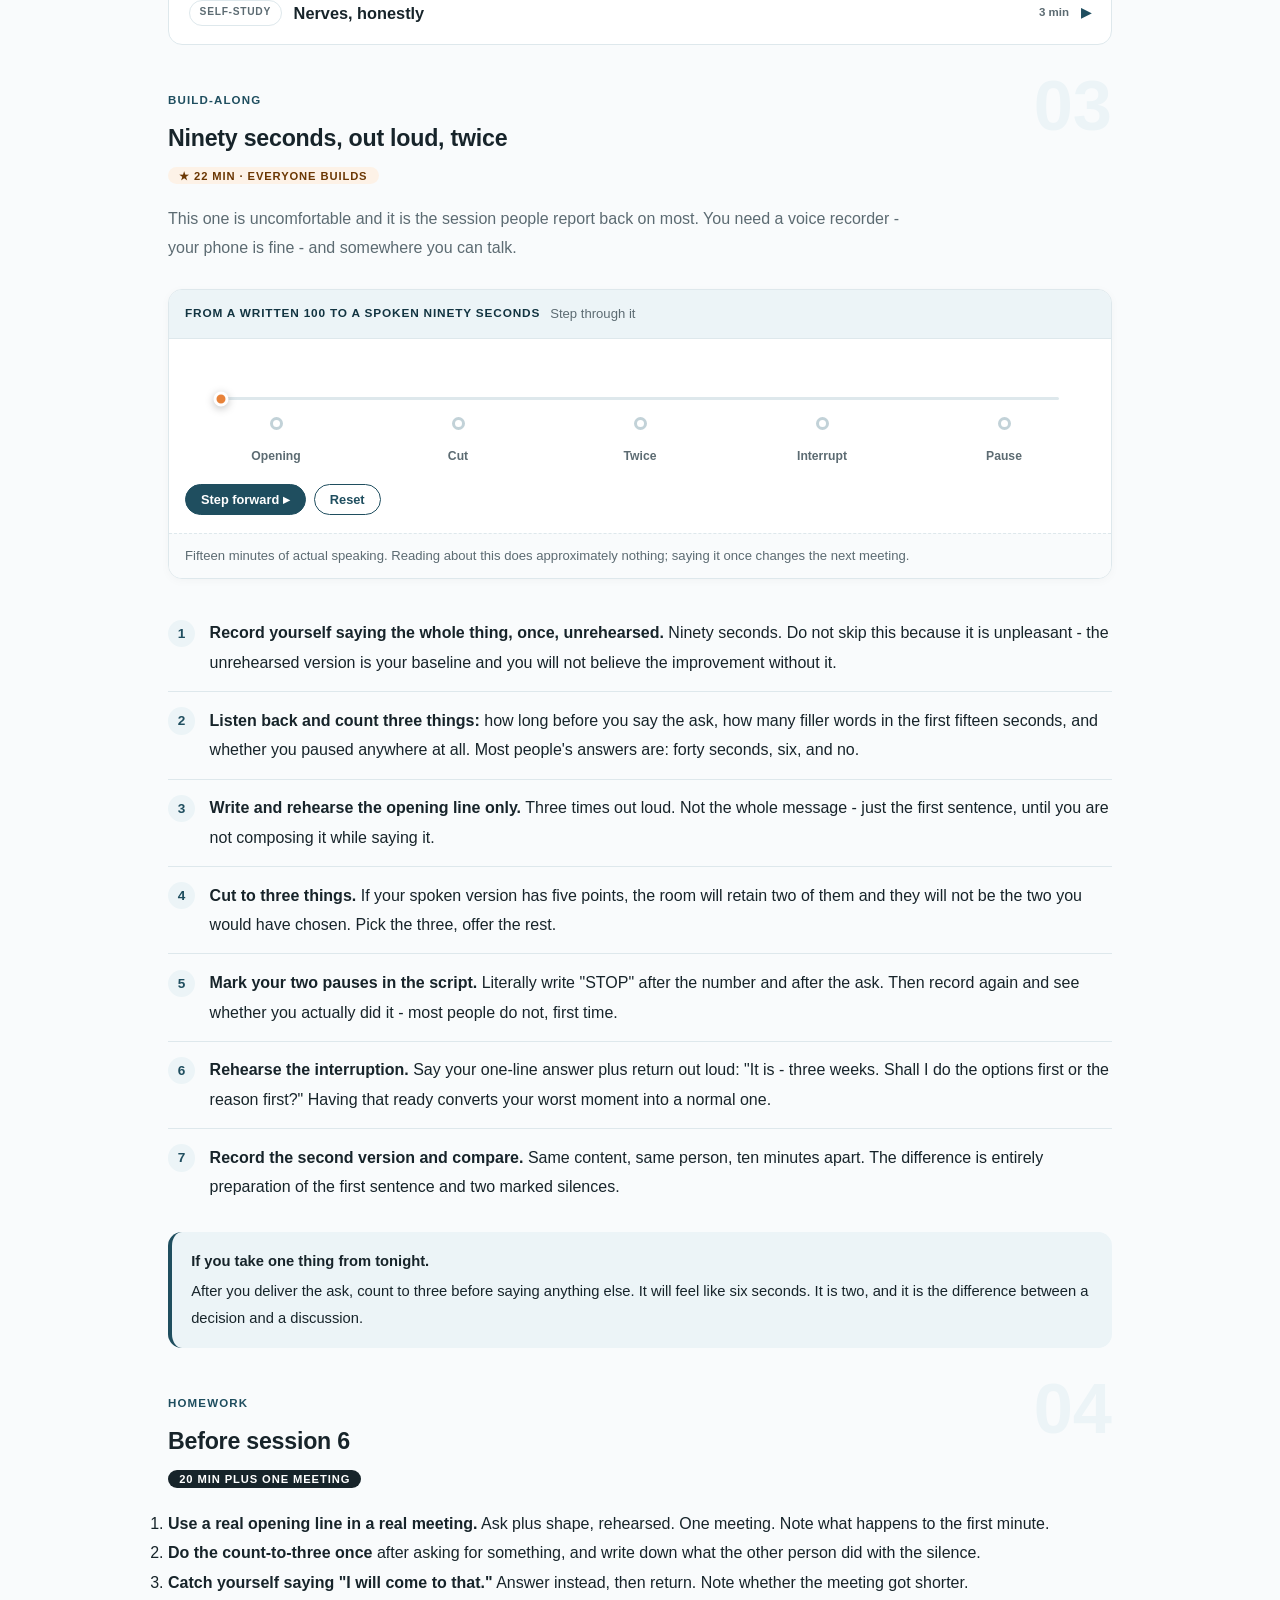
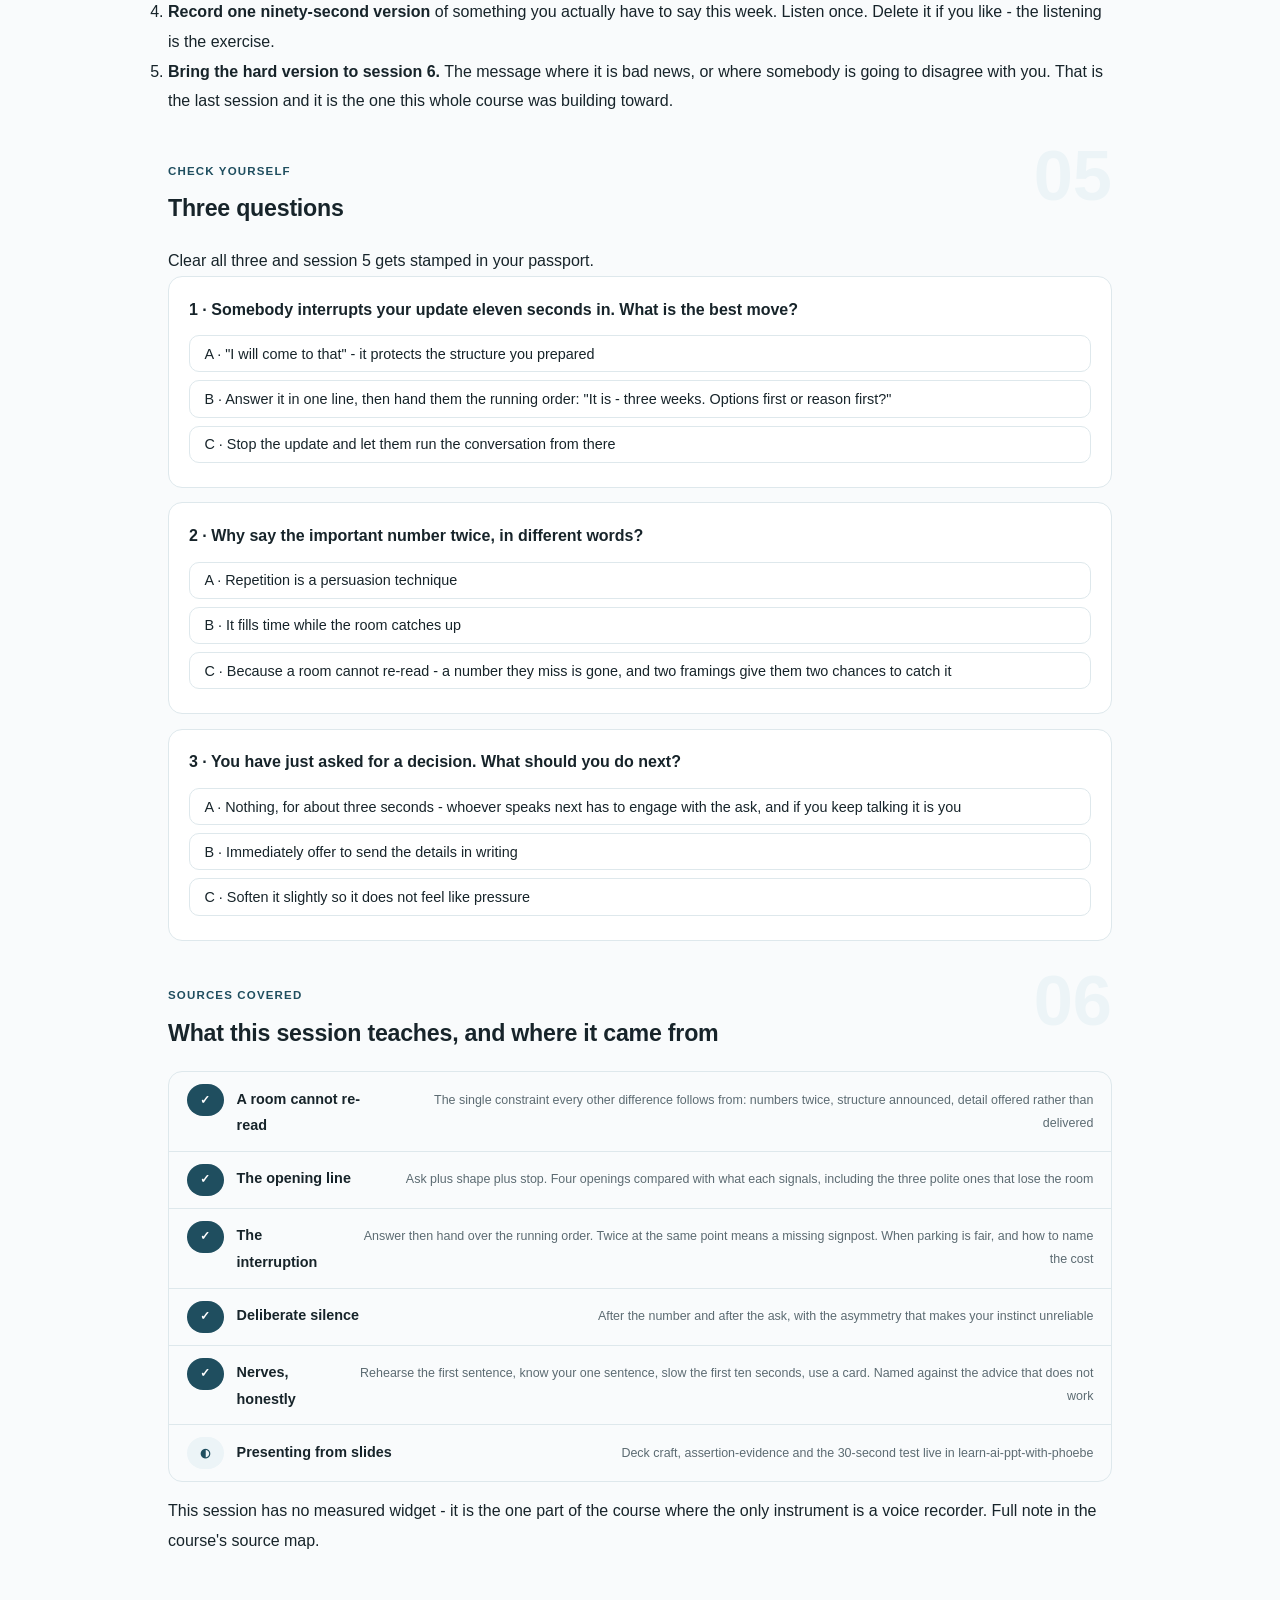
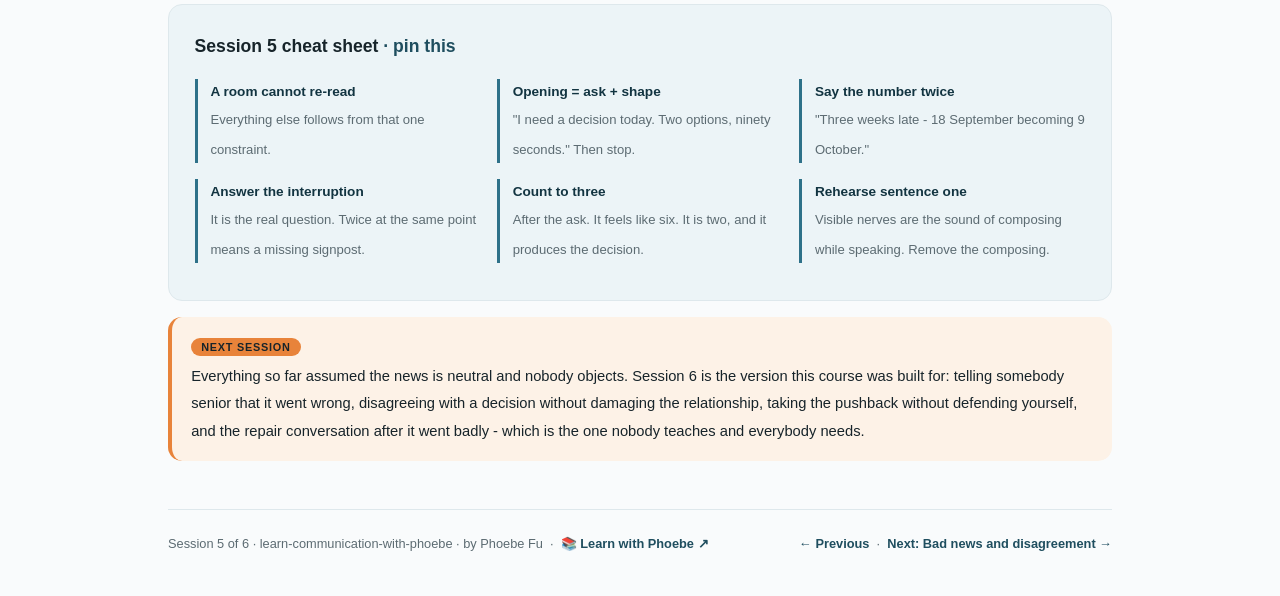
<file: courses/05-the-spoken-version.html>
<!DOCTYPE html>
<html lang="en">
<head>
<meta charset="UTF-8">
<meta name="viewport" content="width=device-width, initial-scale=1.0">
<!-- social:start -->
<meta name="description" content="Session 5 of 6. The same skeleton out loud. The opening line, what has to be cut, why the interruption is usually the real question, and using silence on purpose.">
<meta property="og:type" content="article">
<meta property="og:site_name" content="Learn with Phoebe">
<meta property="og:title" content="The spoken version - learn communication with phoebe">
<meta property="og:description" content="Session 5 of 6. A room cannot re-read. Everything follows from that.">
<meta property="og:url" content="https://phoebefu6.github.io/learn-communication-with-phoebe/courses/05-the-spoken-version.html">
<meta property="og:image" content="https://phoebefu6.github.io/learn-communication-with-phoebe/assets/og-cover.png">
<meta property="og:image:width" content="1200">
<meta property="og:image:height" content="630">
<meta name="twitter:card" content="summary_large_image">
<meta name="twitter:title" content="The spoken version - learn communication with phoebe">
<meta name="twitter:description" content="Session 5 of 6. Opening line, cutting for the ear, interruptions, silence.">
<meta name="twitter:image" content="https://phoebefu6.github.io/learn-communication-with-phoebe/assets/og-cover.png">
<!-- social:end -->
<title>Session 5 · The spoken version - learn communication with phoebe</title>
<link rel="stylesheet" href="../assets/style.css?v=24">
</head>
<body>

<div class="toolbar">
  <div class="wrap">
    <span class="crumb"><a href="../index.html">learn-communication-with-phoebe</a> / Session 5 of 6</span>
    <button class="btn" id="toggle-all" type="button">Expand all</button>
    <button class="btn primary" id="zoom-toggle" type="button">Projector zoom: off</button>
  </div>
</div>

<header class="masthead">
  <div class="wrap">
    <div class="eyebrow">Learn Communication with Phoebe · Session 5 of 6</div>
    <h1>The spoken <span class="accent">version</span></h1>
    <p class="sub">Everything from session 4 disappears in a room. Nobody can re-read your sentence, nobody can skim to the bottom, and the person you are talking to will interrupt you eleven seconds in. Tonight: the opening line that stops you losing the room, what has to be cut because ears work differently from eyes, why the interruption is almost always the real question, and the deliberate use of silence, which is the one technique here that feels wrong and works immediately.</p>
    <div class="chip-row">
      <span class="chip level">🟠 Hands-on</span>
      <span class="chip audience">Bring your 100-point written message</span>
      <span class="chip audience">You will say it out loud tonight</span>
      <span class="chip time">45 min</span>
    </div>
    <div class="agenda">
      <span class="a1" style="flex:1">0-3 · Welcome</span>
      <span class="a2" style="flex:4">3-18 · Opening line, cutting for the ear, interruptions</span>
      <span class="a3" style="flex:5">18-40 · Build-along: say it in ninety seconds</span>
      <span class="a4" style="flex:1">40-45 · Q&amp;A</span>
    </div>
  </div>
</header>

<main class="wrap">

  <!-- ============ INTRO ============ -->
  <section class="section" id="intro">
    <div class="section-kicker">
      <span class="klabel">Part 0</span>
      <h2>Where we are</h2>
    </div>
    <p class="lede">A message that scores 100 on paper is not automatically one that survives being said. The skeleton carries over. Almost nothing else does.</p>

    <div class="legend">
      <span class="pill">🎫 Clear all three quiz questions to stamp your passport</span>
      <span class="pill">Live = presented in the 45 minutes</span>
      <span class="pill">Self-study = the full depth, after class</span>
    </div>

    <div class="callout win">
      <p><strong>★ What you walk out with tonight.</strong> A rehearsed opening line, a ninety-second version of your message, a plan for the interruption you know is coming, and one deliberate silence you have actually practised.</p>
    </div>

    <details class="card" open>
      <summary><span class="mode live">Live</span>The one fact everything else follows from<span class="mini">2 min</span><span class="caret">▶</span></summary>
      <div class="body">
        <p><strong>A room cannot re-read.</strong> That single constraint produces every difference between the written and spoken versions of the same message:</p>
        <ul>
          <li>A number they miss is gone, so important numbers get said twice, deliberately, in different words.</li>
          <li>A sentence with three clauses is unfollowable, because they cannot go back to the start of it.</li>
          <li>Structure has to be announced rather than implied. "Two things, then what I need from you" is signposting, and on paper it would be clutter.</li>
          <li>They will interrupt, which is not rudeness. It is the only editing tool available to a listener.</li>
        </ul>
      </div>
    </details>
  </section>

  <!-- ============ PART 1 ============ -->
  <section class="section" id="part-1">
    <div class="section-kicker">
      <span class="klabel">Part 1 · covers the opening</span>
      <h2>The first fifteen seconds decide the next ten minutes</h2>
      <span class="tag concept">6 min live</span>
    </div>
    <p class="lede">"So, a bit of context first" is the most common opening in professional life and it is where the room is lost. Not because context is bad, but because you have just told everyone this will take a while and they do not yet know why they should let it.</p>

    <figure class="zoomable">
      <svg viewBox="0 0 880 300" xmlns="http://www.w3.org/2000/svg" role="img" aria-label="Four openings compared, with what each one signals to the room in the first seconds">
        <style>
          .c5oH { font: 800 12px Inter, sans-serif; fill: #123441; }
          .c5oB { font: 400 12px Inter, sans-serif; fill: #17242A; }
          .c5oN { font: 400 11.5px Inter, sans-serif; fill: #5C6B72; }
          .c5oR { font: 700 11.5px Inter, sans-serif; fill: #991B1B; }
        </style>
        <text class="c5oH" x="40" y="32">What you open with</text>
        <text class="c5oH" x="500" y="32">What the room hears</text>
        <line x1="40" y1="44" x2="840" y2="44" stroke="#DEE8EC"/>

        <text class="c5oB" x="40" y="74">"So, a bit of context first..."</text>
        <text class="c5oR" x="500" y="74">this will take a while, and I do not know</text>
        <text class="c5oR" x="500" y="92">yet whether it is mine</text>

        <text class="c5oB" x="40" y="126">"I just wanted to quickly run through..."</text>
        <text class="c5oR" x="500" y="126">two hedges before a verb. Nothing is</text>
        <text class="c5oR" x="500" y="144">quick and nothing is just</text>

        <text class="c5oB" x="40" y="178">"Sorry, this is probably a silly question..."</text>
        <text class="c5oR" x="500" y="178">discount everything after this</text>

        <text class="c5oB" x="40" y="222">"I need a decision from you today.</text>
        <text class="c5oB" x="40" y="240">Two options, ninety seconds."</text>
        <text class="c5oH" x="500" y="230">this is mine, it is short, and I know</text>
        <text class="c5oH" x="500" y="248">what I want</text>

        <text class="c5oN" x="40" y="284">The last one is nine words longer than "so, a bit of context first" and buys you the whole meeting.</text>
      </svg>
      <figcaption>🔍 Click to zoom - the first three are all polite, and politeness is not the same as clear</figcaption>
    </figure>

    <details class="card">
      <summary><span class="mode live">Live</span>The opening line, in three parts<span class="mini">4 min</span><span class="caret">▶</span></summary>
      <div class="body">
        <ul>
          <li><strong>The ask.</strong> Same rule as session 3, and it matters more out loud, because there is no scrolling to the bottom. "I need a decision from you today."</li>
          <li><strong>The shape.</strong> How many things, and how long. "Two options, ninety seconds." This is the single most underused sentence in meetings - it tells people how to listen and it stops them budgeting for the worst case.</li>
          <li><strong>Then stop.</strong> Do not roll straight into the detail. A half-second gap lets them accept the frame, and occasionally they will say "actually I already know, just tell me which one you recommend", which saves you eighty of your ninety seconds.</li>
        </ul>
        <div class="callout tip">
          <p>Write your opening line down and say it out loud three times before the meeting. Not the whole thing - just the first sentence. Almost all of the nervous rambling people do in openings is the sound of composing while speaking, and it stops the moment the first sentence is automatic.</p>
        </div>
      </div>
    </details>

    <div class="wipe" data-title="The same ninety seconds, two openings" data-label-a="Context first" data-label-b="Ask first" data-foot="Drag across. Identical content. The second one is still being listened to at second forty.">
      <div class="wipe-a">
        <p><strong>"So, a bit of context first - you will remember at the last steering we talked about the subscription work, and there were a few dependencies, and what has happened since is that the payments integration turned out to be..."</strong></p>
        <p>At second eleven the founder interrupts with "sorry, is this the thing that is late?" You now answer that, out of order, defensively, and the ninety seconds you planned becomes six minutes in which nobody decides anything.</p>
      </div>
      <div class="wipe-b">
        <p><strong>"I need a decision from you today. Two options, ninety seconds. We can ship on 18 September with pause only, or hold until 9 October and include skip and frequency."</strong></p>
        <p>At second eleven the founder is thinking about which one she wants, because she already knows what she is being asked. If she interrupts now, it is with a question about the options, which is exactly the conversation you came for.</p>
      </div>
    </div>
  </section>

  <!-- ============ PART 2 ============ -->
  <section class="section" id="part-2">
    <div class="section-kicker">
      <span class="klabel">Part 2 · covers the room</span>
      <h2>Cutting for the ear, the interruption, and the pause</h2>
      <span class="tag concept">7 min live</span>
    </div>

    <figure class="zoomable">
      <svg viewBox="0 0 880 300" xmlns="http://www.w3.org/2000/svg" role="img" aria-label="What survives from the written message into the spoken one and what has to change">
        <style>
          .c5cH { font: 800 12px Inter, sans-serif; fill: #123441; }
          .c5cB { font: 400 12px Inter, sans-serif; fill: #17242A; }
          .c5cN { font: 400 11.5px Inter, sans-serif; fill: #5C6B72; }
        </style>
        <rect x="40" y="26" width="386" height="120" rx="10" fill="#ECF4F7" stroke="#1F4E5F"/>
        <text class="c5cH" x="58" y="52">Survives the translation</text>
        <text class="c5cB" x="58" y="78">The ask, still first</text>
        <text class="c5cB" x="58" y="100">Short sentences, even more so</text>
        <text class="c5cB" x="58" y="122">Plain words, even more so</text>

        <rect x="454" y="26" width="386" height="120" rx="10" fill="#FDF2E7" stroke="#E8833A"/>
        <text class="c5cH" x="472" y="52">Has to change</text>
        <text class="c5cB" x="472" y="78">Numbers said twice, differently</text>
        <text class="c5cB" x="472" y="100">Structure announced, not implied</text>
        <text class="c5cB" x="472" y="122">Detail dropped, offered instead</text>

        <rect x="40" y="166" width="800" height="112" rx="10" fill="#F9FBFC" stroke="#DEE8EC"/>
        <text class="c5cH" x="60" y="192">Saying a number twice, in practice</text>
        <text class="c5cB" x="60" y="216">"Three weeks late. That is 18 September becoming 9 October."</text>
        <text class="c5cN" x="60" y="240">The same fact, once as a duration and once as two dates. On paper it would be repetition.</text>
        <text class="c5cN" x="60" y="262">Out loud it is the difference between a number they heard and a number they retained.</text>
      </svg>
      <figcaption>🔍 Click to zoom - repetition is a bug in writing and a feature in speech</figcaption>
    </figure>

    <details class="card">
      <summary><span class="mode live">Live</span>The interruption is the real question<span class="mini">4 min</span><span class="caret">▶</span></summary>
      <div class="body">
        <p>When somebody interrupts, they have told you the most useful thing you will hear all meeting: <strong>what they actually want to know.</strong> The instinct is to defend the plan - "I will come to that" - and it is almost always the wrong move.</p>
        <ul>
          <li><strong>Answer it, then return.</strong> "It is - three weeks, and the reason is one thing. Shall I do the options first or the reason first?" You have answered, and handed them the running order, which is theirs anyway.</li>
          <li><strong>If it comes twice, your structure is wrong.</strong> Two people interrupting at the same point is not two rude people, it is a signpost you failed to put up.</li>
          <li><strong>"I will come to that" costs more than it saves.</strong> They stop listening and hold the question, which means the next ninety seconds are spent talking to somebody who is rehearsing rather than hearing.</li>
        </ul>
        <div class="callout example">
          <span class="ex-pill">The exception</span>
          <p>If the interruption is a different topic rather than an earlier one - a genuine derail - it is fair to park it: <em>"Good question, and it is a different one. Can I finish this in thirty seconds and come to it?"</em> Naming the thirty seconds is what makes that acceptable.</p>
        </div>
      </div>
    </details>

    <details class="card">
      <summary><span class="mode live">Live</span>Silence, on purpose<span class="mini">4 min</span><span class="caret">▶</span></summary>
      <div class="body">
        <p>Two places where a deliberate pause does more than any word you could put there:</p>
        <ul>
          <li><strong>After a number.</strong> "Three weeks late." Then nothing, for two seconds. The number lands rather than being buried under the next clause, and this is the one people find hardest because the silence feels like it needs filling.</li>
          <li><strong>After the ask.</strong> You have asked for a decision. Stop. Whoever speaks next has to engage with it, and if you keep talking that person is you, and you will start softening the ask you spent four sessions building.</li>
        </ul>
        <p>The reason silence feels so long is that <strong>two seconds of it feels like six to the person who caused it and like two to everybody else.</strong> That is worth knowing, because it means your instinct about when a pause is getting awkward is systematically wrong in one direction.</p>
        <div class="callout tip">
          <p>Practical version: after you deliver your ask, count to three in your head before saying anything else. That is it. It is the single highest-return thing in this session and it costs nothing but nerve.</p>
        </div>
      </div>
    </details>

    <details class="card">
      <summary><span class="mode self">Self-study</span>Nerves, honestly<span class="mini">3 min</span><span class="caret">▶</span></summary>
      <div class="body">
        <p>Two things that are true and mostly unhelpful: everybody gets nervous, and the audience cannot see it as much as you think. Here is what actually reduces it:</p>
        <ul>
          <li><strong>Rehearse the first sentence until it is automatic.</strong> Most visible nerves happen in the opening, because you are composing and speaking at once while adrenaline is peaking. Remove the composing and the opening steadies, and the rest usually follows.</li>
          <li><strong>Know your one sentence.</strong> If you lose your place, you can always return to the ask. Having somewhere to go is what stops a stumble becoming a spiral.</li>
          <li><strong>Slow the first ten seconds deliberately.</strong> Nervous speech is fast speech. You cannot control the adrenaline; you can control the pace of one rehearsed sentence, and the pace is what the room reads.</li>
          <li><strong>Notes are not a failure.</strong> One card with your opening line, your three points and your ask. Reading the first sentence off a card is not weak, it is what a person who prepared looks like.</li>
        </ul>
        <p>What does not help: being told to relax, imagining the audience differently, or being told nobody can tell. Preparation is the intervention that reliably works.</p>
      </div>
    </details>
  </section>

  <!-- ============ DEMO ============ -->
  <section class="section" id="demo-1">
    <div class="section-kicker">
      <span class="klabel">Build-along</span>
      <h2>Ninety seconds, out loud, twice</h2>
      <span class="tag demo">★ 22 min · everyone builds</span>
    </div>
    <p class="lede">This one is uncomfortable and it is the session people report back on most. You need a voice recorder - your phone is fine - and somewhere you can talk.</p>

    <div class="tick" data-stages="Opening|Cut|Twice|Interrupt|Pause" data-title="From a written 100 to a spoken ninety seconds" data-foot="Fifteen minutes of actual speaking. Reading about this does approximately nothing; saying it once changes the next meeting.">
      <p class="tick-note" data-stage="0"><b>Opening.</b> Write the first sentence: ask plus shape. "I need a decision today. Two options, ninety seconds." Say it out loud three times until it is automatic.</p>
      <p class="tick-note" data-stage="1"><b>Cut.</b> Take your 100-point written version and remove everything that is detail rather than decision. A spoken message carries roughly three things. Offer the rest: "the full breakdown is in the doc."</p>
      <p class="tick-note" data-stage="2"><b>Twice.</b> Pick the one number that matters and say it two ways. "Three weeks late - that is 18 September becoming 9 October."</p>
      <p class="tick-note" data-stage="3"><b>Interrupt.</b> Write down the interruption you know is coming, and your one-line answer plus return. You almost always know what it will be, and having the sentence ready is the difference between answering and floundering.</p>
      <p class="tick-note" data-stage="4"><b>Pause.</b> Mark two places in your script where you will stop: after the number, after the ask. Actually mark them. Unmarked pauses do not happen.</p>
    </div>

    <div class="steps">
      <div class="step"><p><strong>Record yourself saying the whole thing, once, unrehearsed.</strong> Ninety seconds. Do not skip this because it is unpleasant - the unrehearsed version is your baseline and you will not believe the improvement without it.</p></div>
      <div class="step"><p><strong>Listen back and count three things:</strong> how long before you say the ask, how many filler words in the first fifteen seconds, and whether you paused anywhere at all. Most people's answers are: forty seconds, six, and no.</p></div>
      <div class="step"><p><strong>Write and rehearse the opening line only.</strong> Three times out loud. Not the whole message - just the first sentence, until you are not composing it while saying it.</p></div>
      <div class="step"><p><strong>Cut to three things.</strong> If your spoken version has five points, the room will retain two of them and they will not be the two you would have chosen. Pick the three, offer the rest.</p></div>
      <div class="step"><p><strong>Mark your two pauses in the script.</strong> Literally write "STOP" after the number and after the ask. Then record again and see whether you actually did it - most people do not, first time.</p></div>
      <div class="step"><p><strong>Rehearse the interruption.</strong> Say your one-line answer plus return out loud: "It is - three weeks. Shall I do the options first or the reason first?" Having that ready converts your worst moment into a normal one.</p></div>
      <div class="step"><p><strong>Record the second version and compare.</strong> Same content, same person, ten minutes apart. The difference is entirely preparation of the first sentence and two marked silences.</p></div>
    </div>

    <div class="callout tip">
      <p><strong>If you take one thing from tonight.</strong> After you deliver the ask, count to three before saying anything else. It will feel like six seconds. It is two, and it is the difference between a decision and a discussion.</p>
    </div>
  </section>

  <!-- ============ HOMEWORK ============ -->
  <section class="section" id="exercise">
    <div class="section-kicker">
      <span class="klabel">Homework</span>
      <h2>Before session 6</h2>
      <span class="tag exercise">20 min plus one meeting</span>
    </div>
    <ol>
      <li><strong>Use a real opening line in a real meeting.</strong> Ask plus shape, rehearsed. One meeting. Note what happens to the first minute.</li>
      <li><strong>Do the count-to-three once</strong> after asking for something, and write down what the other person did with the silence.</li>
      <li><strong>Catch yourself saying "I will come to that."</strong> Answer instead, then return. Note whether the meeting got shorter.</li>
      <li><strong>Record one ninety-second version</strong> of something you actually have to say this week. Listen once. Delete it if you like - the listening is the exercise.</li>
      <li><strong>Bring the hard version to session 6.</strong> The message where it is bad news, or where somebody is going to disagree with you. That is the last session and it is the one this whole course was building toward.</li>
    </ol>
  </section>

  <!-- ============ QUIZ ============ -->
  <section class="section" id="quiz">
    <div class="section-kicker">
      <span class="klabel">Check yourself</span>
      <h2>Three questions</h2>
    </div>
    <p>Clear all three and session 5 gets stamped in your passport.</p>

    <div class="quiz-q" data-answer="1">
      <p class="qtext">1 · Somebody interrupts your update eleven seconds in. What is the best move?</p>
      <button class="qopt" type="button">A · "I will come to that" - it protects the structure you prepared</button>
      <button class="qopt" type="button">B · Answer it in one line, then hand them the running order: "It is - three weeks. Options first or reason first?"</button>
      <button class="qopt" type="button">C · Stop the update and let them run the conversation from there</button>
      <p class="qwhy">The interruption tells you what they actually want to know, which is the most useful information available. "I will come to that" leaves them rehearsing their question instead of listening. Answering and then offering the order gives them what they need without losing your structure.</p>
    </div>

    <div class="quiz-q" data-answer="2">
      <p class="qtext">2 · Why say the important number twice, in different words?</p>
      <button class="qopt" type="button">A · Repetition is a persuasion technique</button>
      <button class="qopt" type="button">B · It fills time while the room catches up</button>
      <button class="qopt" type="button">C · Because a room cannot re-read - a number they miss is gone, and two framings give them two chances to catch it</button>
      <p class="qwhy">Every difference between written and spoken versions comes from that one constraint. On paper the repetition would be a flaw. Out loud, "three weeks late - that is 18 September becoming 9 October" is the difference between a number heard and a number retained.</p>
    </div>

    <div class="quiz-q" data-answer="0">
      <p class="qtext">3 · You have just asked for a decision. What should you do next?</p>
      <button class="qopt" type="button">A · Nothing, for about three seconds - whoever speaks next has to engage with the ask, and if you keep talking it is you</button>
      <button class="qopt" type="button">B · Immediately offer to send the details in writing</button>
      <button class="qopt" type="button">C · Soften it slightly so it does not feel like pressure</button>
      <p class="qwhy">Filling your own silence is how a clear ask turns back into a discussion, because the person softening it is always you. The pause feels roughly three times longer to the person who created it than to anybody else, which is why the instinct to fill it is unreliable.</p>
    </div>

    <p class="quiz-score"></p>
  </section>

  <!-- ============ OFFICIAL COVERAGE ============ -->
  <section class="section" id="official">
    <div class="section-kicker">
      <span class="klabel">Sources covered</span>
      <h2>What this session teaches, and where it came from</h2>
    </div>
    <div class="covered">
      <div class="covered-row"><span class="status pill solid">✓</span><span class="name">A room cannot re-read</span><span class="note">The single constraint every other difference follows from: numbers twice, structure announced, detail offered rather than delivered</span></div>
      <div class="covered-row"><span class="status pill solid">✓</span><span class="name">The opening line</span><span class="note">Ask plus shape plus stop. Four openings compared with what each signals, including the three polite ones that lose the room</span></div>
      <div class="covered-row"><span class="status pill solid">✓</span><span class="name">The interruption</span><span class="note">Answer then hand over the running order. Twice at the same point means a missing signpost. When parking is fair, and how to name the cost</span></div>
      <div class="covered-row"><span class="status pill solid">✓</span><span class="name">Deliberate silence</span><span class="note">After the number and after the ask, with the asymmetry that makes your instinct unreliable</span></div>
      <div class="covered-row"><span class="status pill solid">✓</span><span class="name">Nerves, honestly</span><span class="note">Rehearse the first sentence, know your one sentence, slow the first ten seconds, use a card. Named against the advice that does not work</span></div>
      <div class="covered-row"><span class="status pill light">◐</span><span class="name">Presenting from slides</span><span class="note">Deck craft, assertion-evidence and the 30-second test live in learn-ai-ppt-with-phoebe</span></div>
    </div>
    <p class="mono" style="margin-top:14px">This session has no measured widget - it is the one part of the course where the only instrument is a voice recorder. Full note in the course's source map.</p>
  </section>

  <!-- ============ CHEAT SHEET ============ -->
  <section class="cheat" id="cheatsheet">
    <h3>Session 5 cheat sheet <span>· pin this</span></h3>
    <div class="grid-2">
      <div class="cheat-item"><b>A room cannot re-read</b><span>Everything else follows from that one constraint.</span></div>
      <div class="cheat-item"><b>Opening = ask + shape</b><span>"I need a decision today. Two options, ninety seconds." Then stop.</span></div>
      <div class="cheat-item"><b>Say the number twice</b><span>"Three weeks late - 18 September becoming 9 October."</span></div>
      <div class="cheat-item"><b>Answer the interruption</b><span>It is the real question. Twice at the same point means a missing signpost.</span></div>
      <div class="cheat-item"><b>Count to three</b><span>After the ask. It feels like six. It is two, and it produces the decision.</span></div>
      <div class="cheat-item"><b>Rehearse sentence one</b><span>Visible nerves are the sound of composing while speaking. Remove the composing.</span></div>
    </div>
  </section>

  <div class="callout next">
    <span class="nx-pill">Next session</span>
    <p>Everything so far assumed the news is neutral and nobody objects. Session 6 is the version this course was built for: telling somebody senior that it went wrong, disagreeing with a decision without damaging the relationship, taking the pushback without defending yourself, and the repair conversation after it went badly - which is the one nobody teaches and everybody needs.</p>
  </div>

  <footer class="pagefoot">
    <span>Session 5 of 6 · learn-communication-with-phoebe · by Phoebe Fu &nbsp;·&nbsp; 📚 <a href="https://phoebefu6.github.io/learn-with-phoebe/">Learn with Phoebe ↗</a></span>
    <span><a href="04-the-written-version.html">← Previous</a> &nbsp;·&nbsp; <a href="06-bad-news-and-disagreement.html">Next: Bad news and disagreement →</a></span>
  </footer>

</main>

<script src="../assets/app.js?v=22"></script>
</body>
</html>
</file>
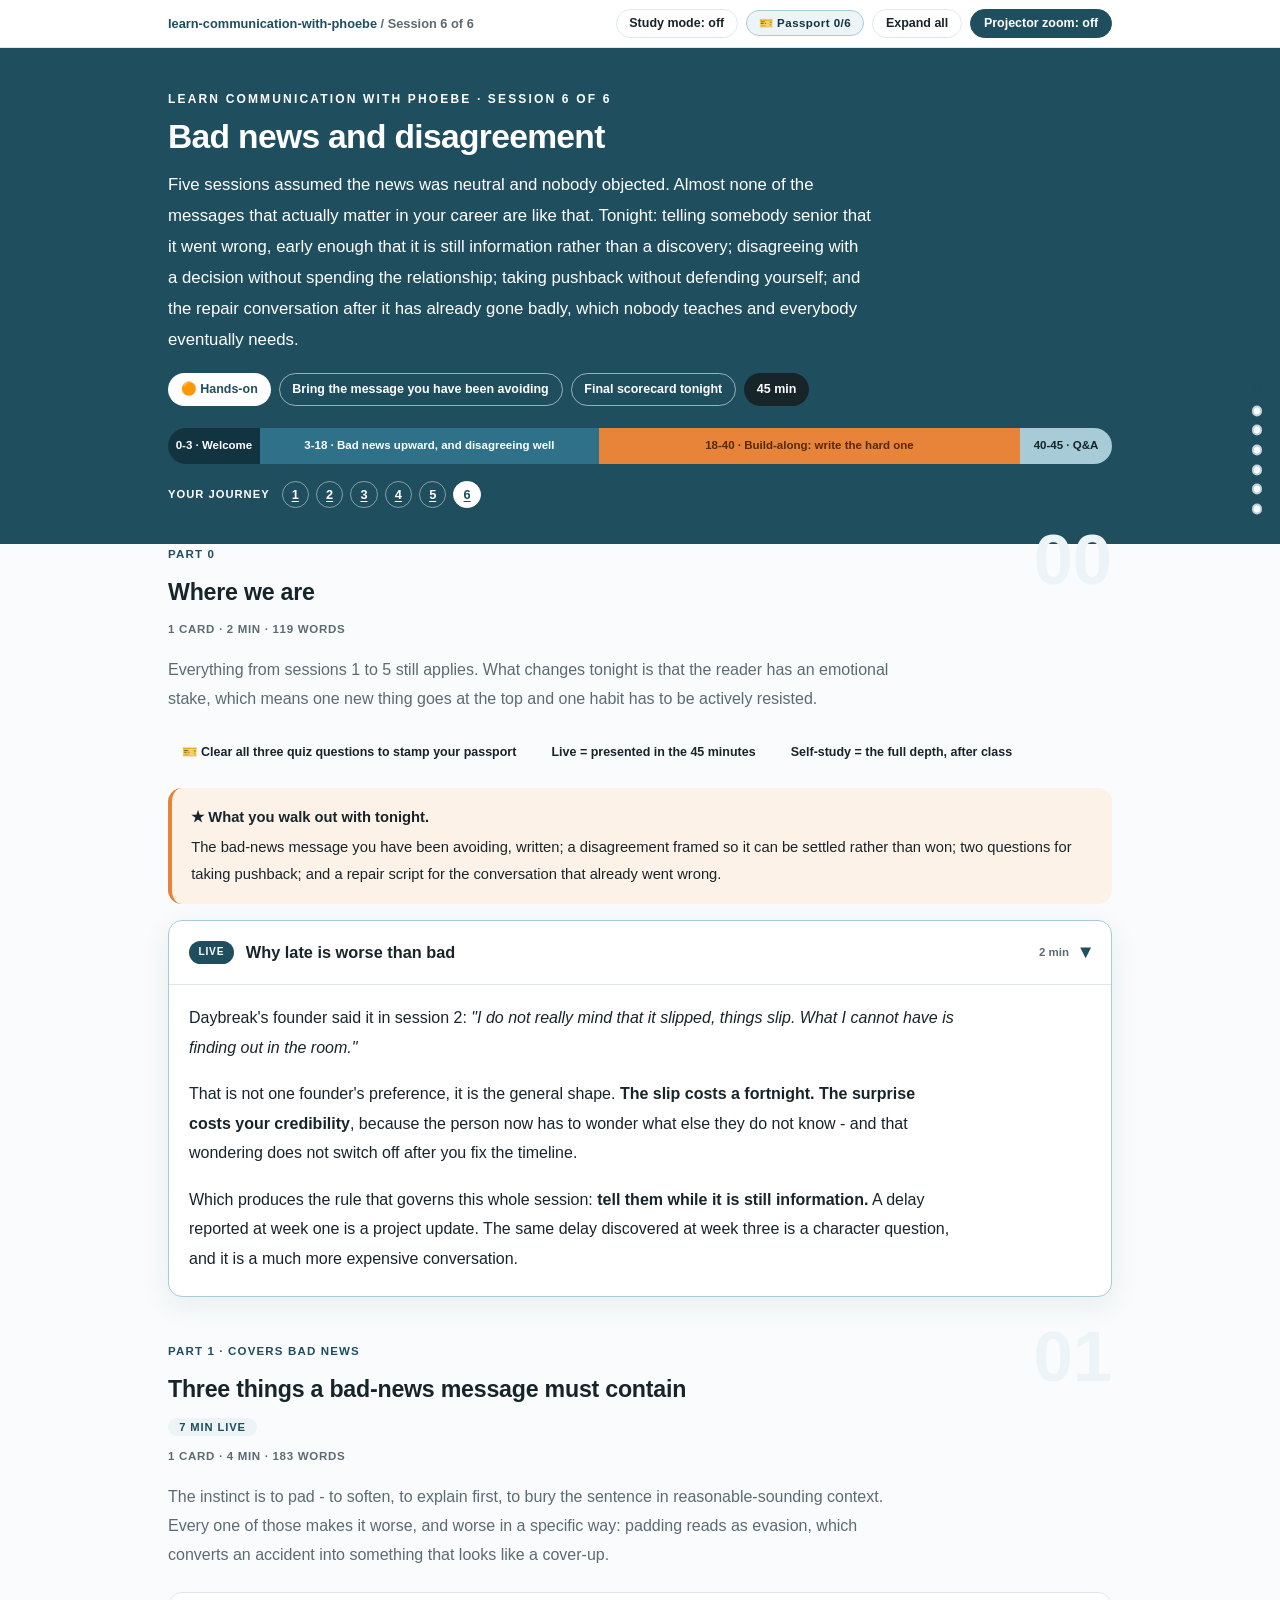
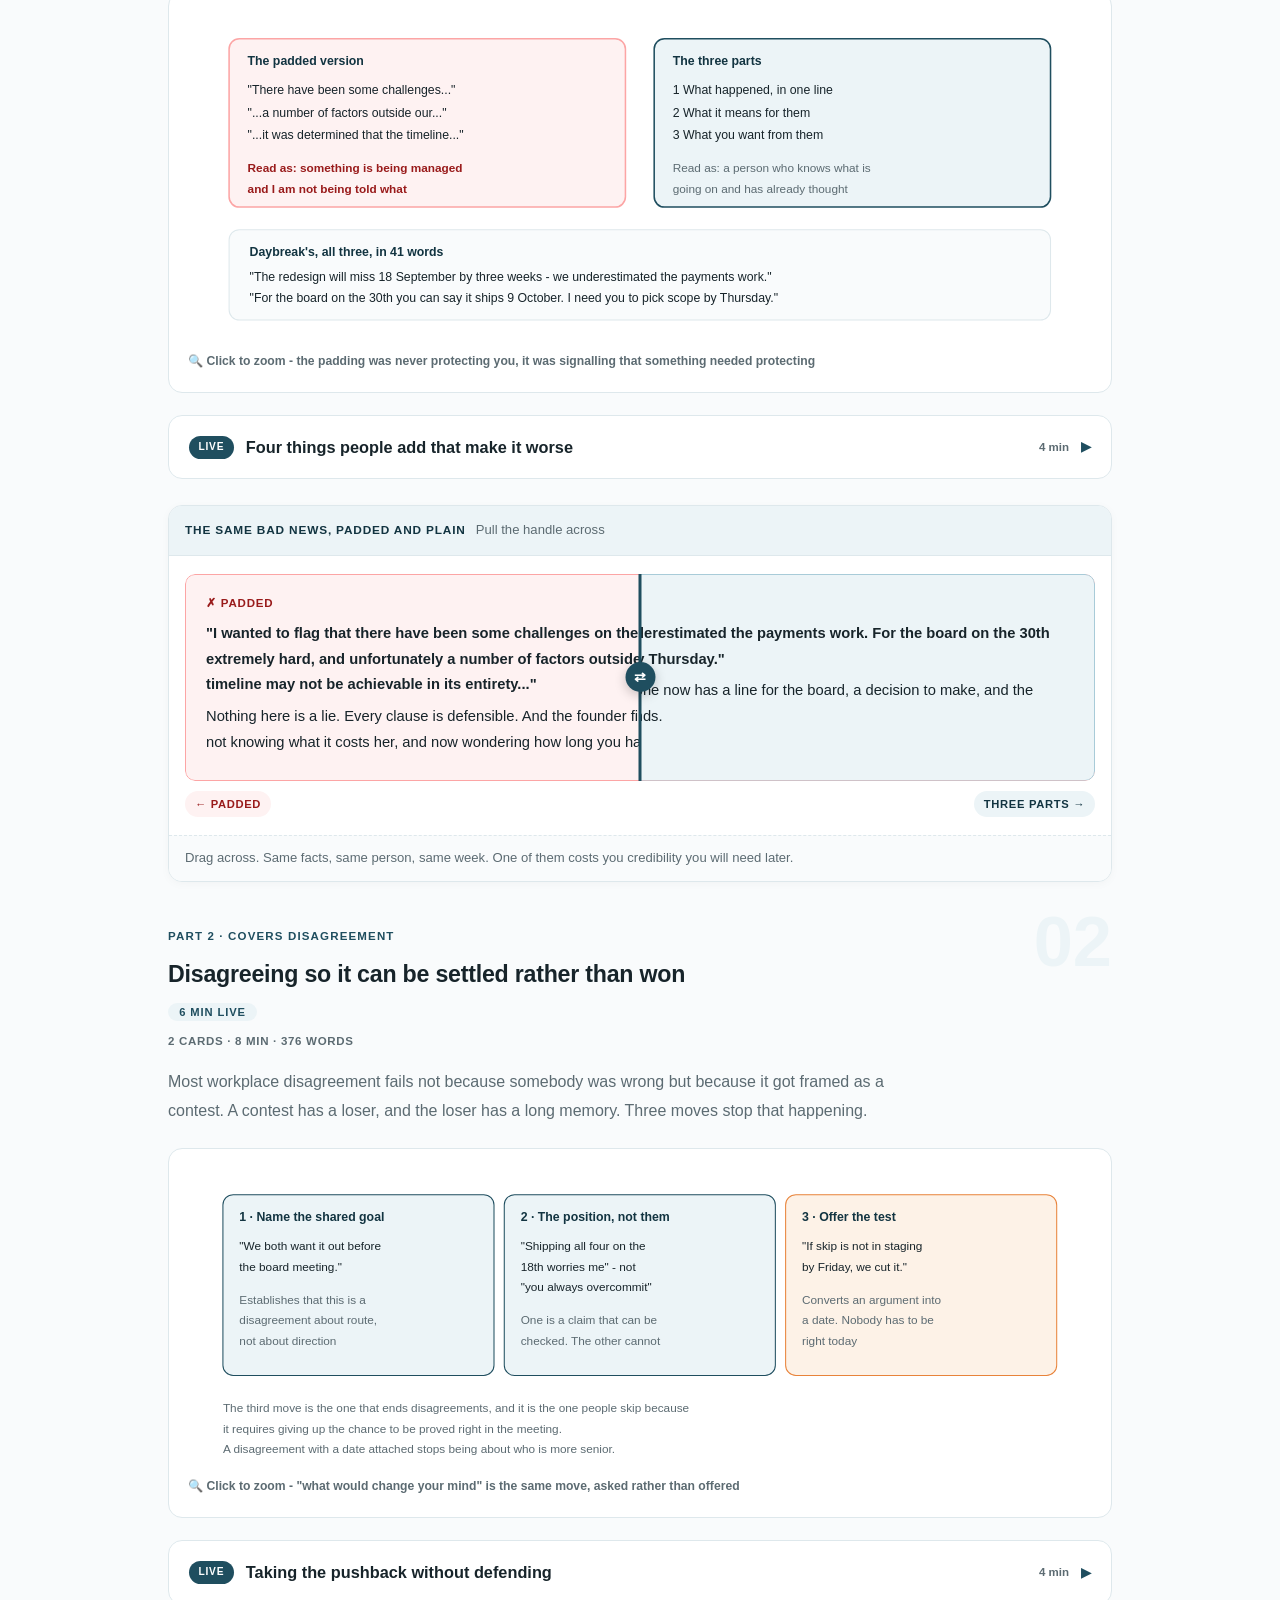
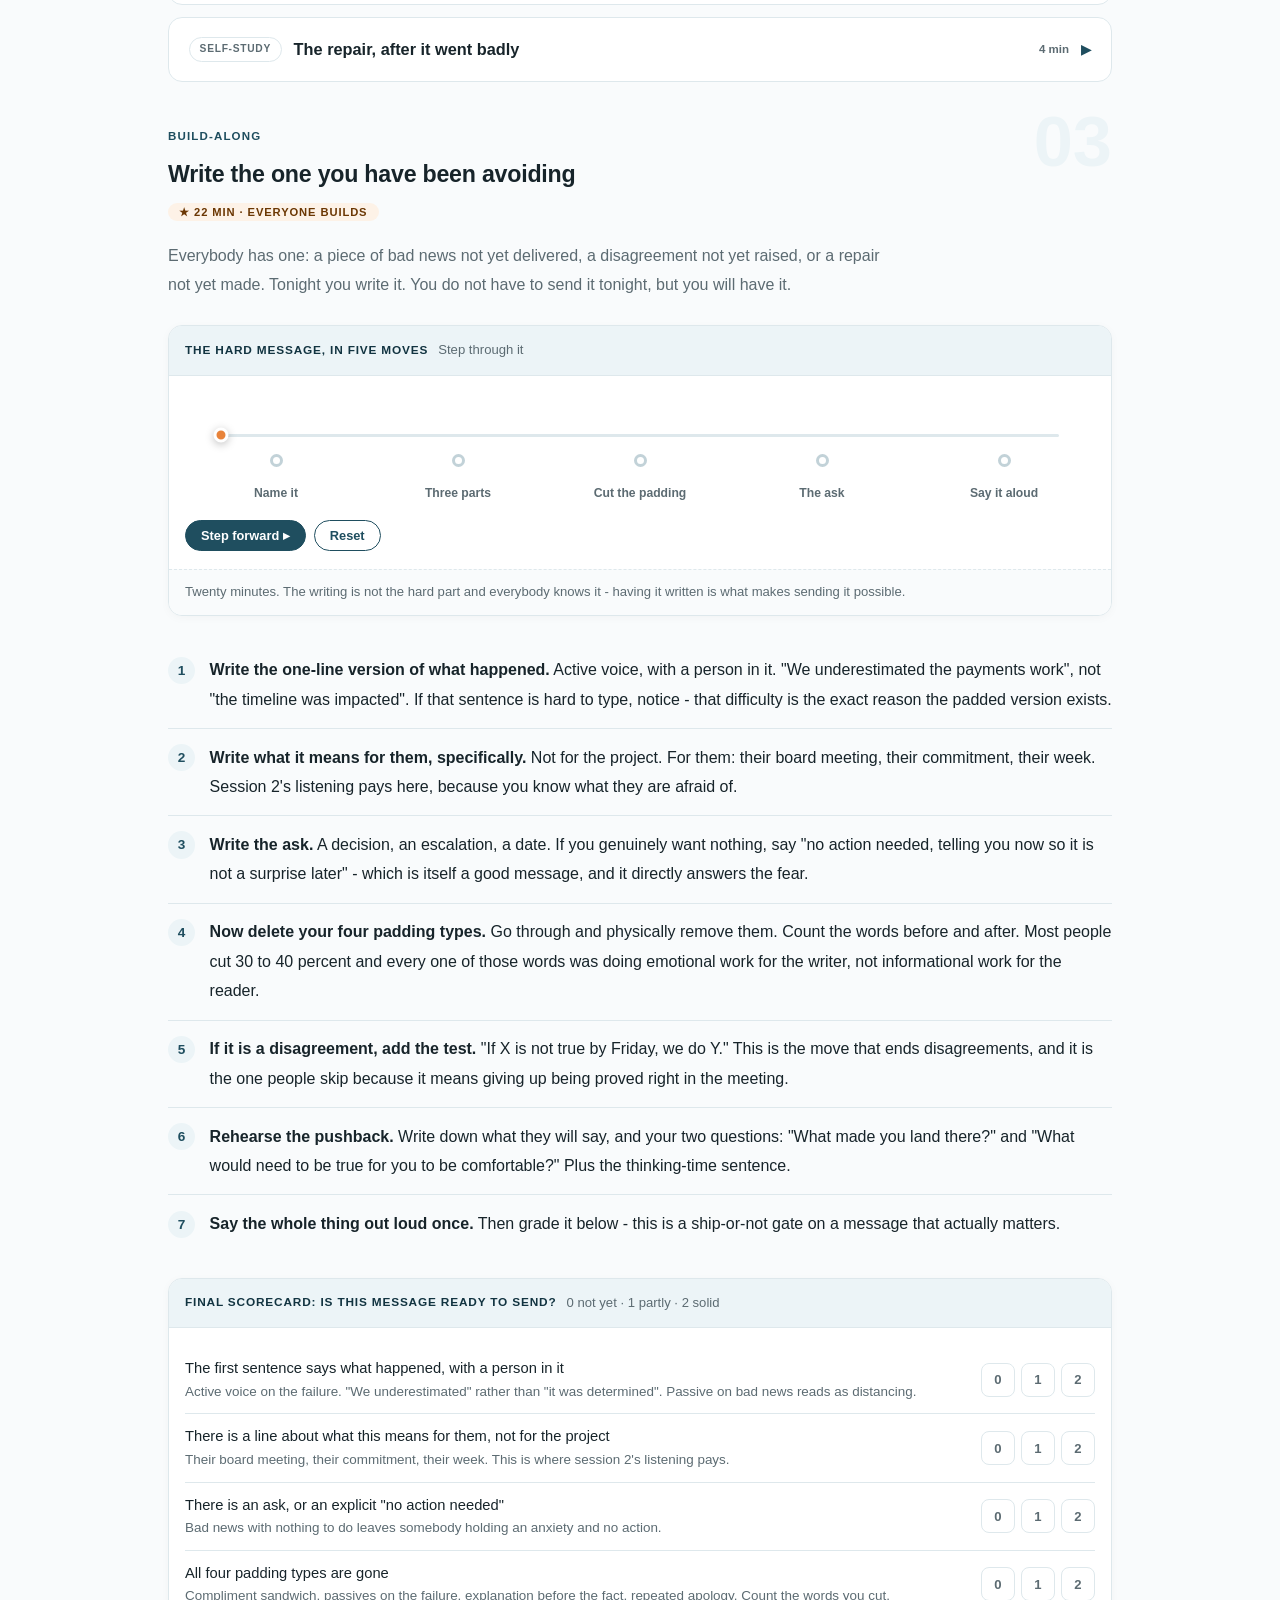
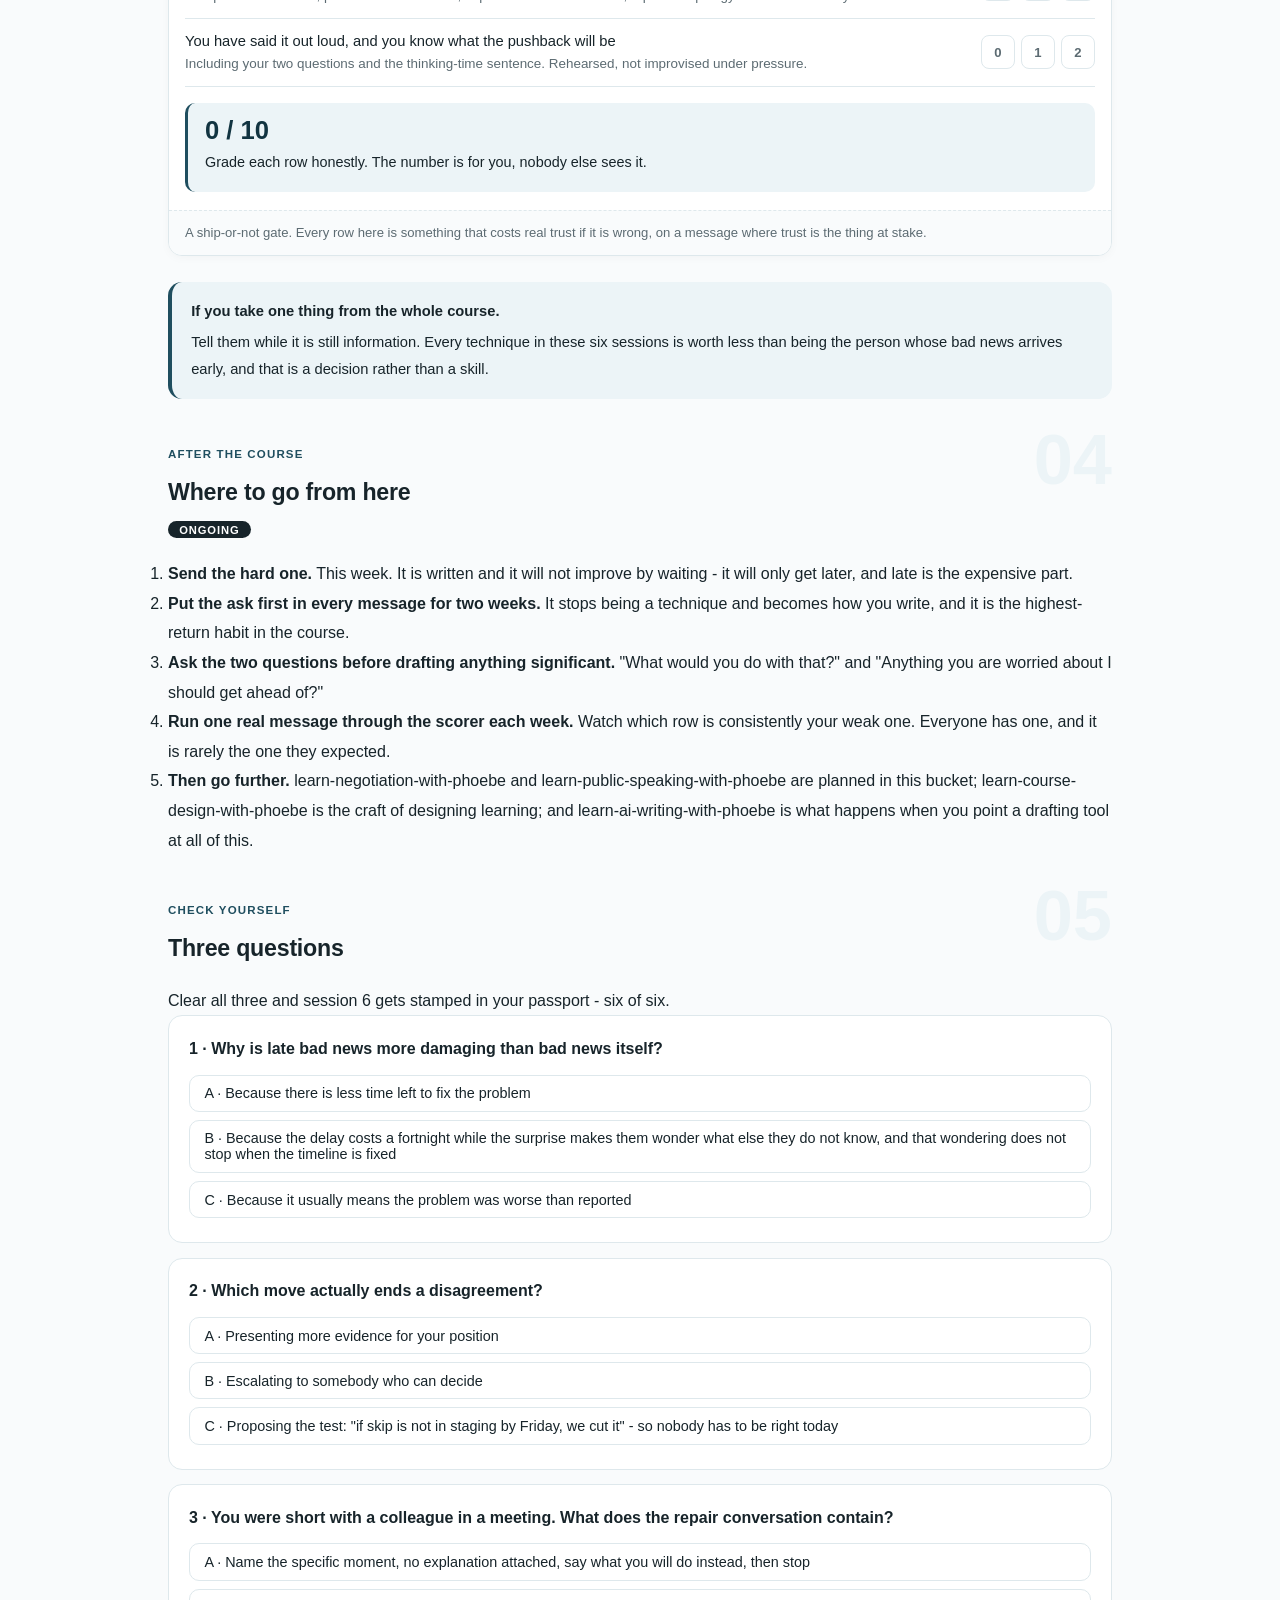
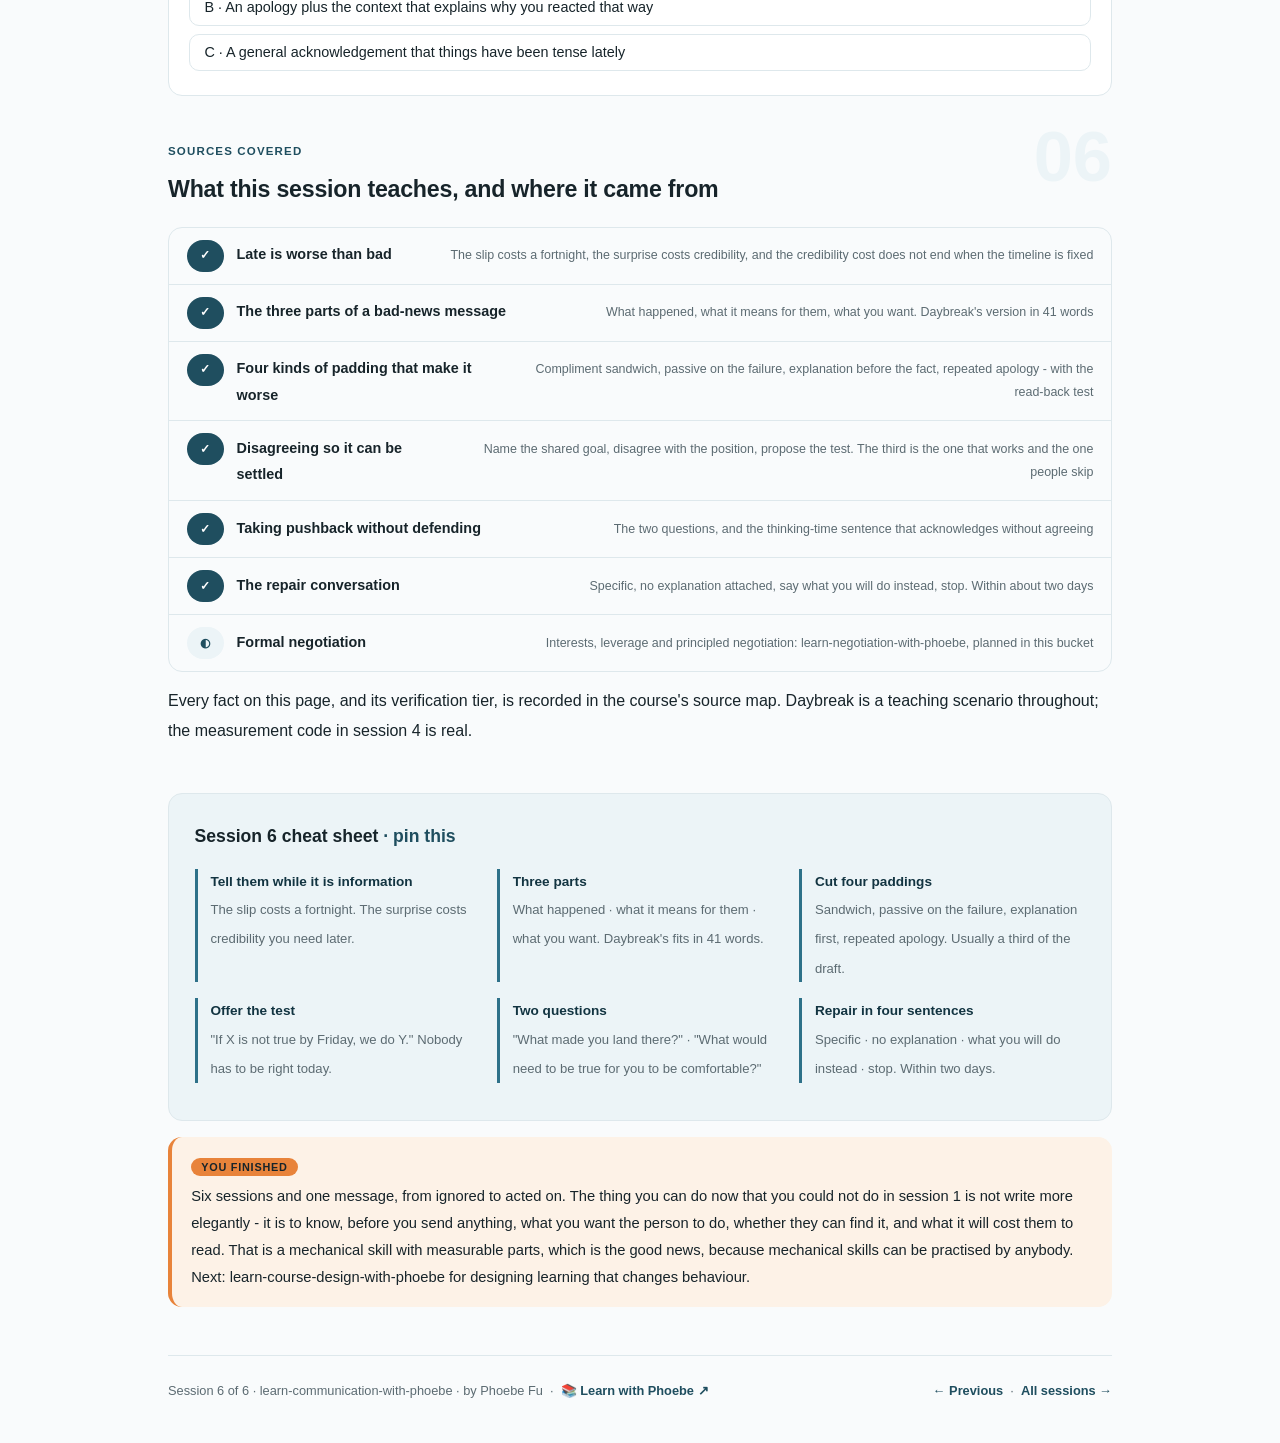
<file: courses/06-bad-news-and-disagreement.html>
<!DOCTYPE html>
<html lang="en">
<head>
<meta charset="UTF-8">
<meta name="viewport" content="width=device-width, initial-scale=1.0">
<!-- social:start -->
<meta name="description" content="Session 6 of 6. Delivering bad news upward early and specifically, disagreeing without damage, taking the pushback without defending, and the repair conversation nobody teaches.">
<meta property="og:type" content="article">
<meta property="og:site_name" content="Learn with Phoebe">
<meta property="og:title" content="Bad news and disagreement - learn communication with phoebe">
<meta property="og:description" content="Session 6 of 6. The version this course was built for.">
<meta property="og:url" content="https://phoebefu6.github.io/learn-communication-with-phoebe/courses/06-bad-news-and-disagreement.html">
<meta property="og:image" content="https://phoebefu6.github.io/learn-communication-with-phoebe/assets/og-cover.png">
<meta property="og:image:width" content="1200">
<meta property="og:image:height" content="630">
<meta name="twitter:card" content="summary_large_image">
<meta name="twitter:title" content="Bad news and disagreement - learn communication with phoebe">
<meta name="twitter:description" content="Session 6 of 6. Bad news upward, disagreement without damage, and the repair.">
<meta name="twitter:image" content="https://phoebefu6.github.io/learn-communication-with-phoebe/assets/og-cover.png">
<!-- social:end -->
<title>Session 6 · Bad news and disagreement - learn communication with phoebe</title>
<link rel="stylesheet" href="../assets/style.css?v=24">
</head>
<body>

<div class="toolbar">
  <div class="wrap">
    <span class="crumb"><a href="../index.html">learn-communication-with-phoebe</a> / Session 6 of 6</span>
    <button class="btn" id="toggle-all" type="button">Expand all</button>
    <button class="btn primary" id="zoom-toggle" type="button">Projector zoom: off</button>
  </div>
</div>

<header class="masthead">
  <div class="wrap">
    <div class="eyebrow">Learn Communication with Phoebe · Session 6 of 6</div>
    <h1>Bad news and <span class="accent">disagreement</span></h1>
    <p class="sub">Five sessions assumed the news was neutral and nobody objected. Almost none of the messages that actually matter in your career are like that. Tonight: telling somebody senior that it went wrong, early enough that it is still information rather than a discovery; disagreeing with a decision without spending the relationship; taking pushback without defending yourself; and the repair conversation after it has already gone badly, which nobody teaches and everybody eventually needs.</p>
    <div class="chip-row">
      <span class="chip level">🟠 Hands-on</span>
      <span class="chip audience">Bring the message you have been avoiding</span>
      <span class="chip audience">Final scorecard tonight</span>
      <span class="chip time">45 min</span>
    </div>
    <div class="agenda">
      <span class="a1" style="flex:1">0-3 · Welcome</span>
      <span class="a2" style="flex:4">3-18 · Bad news upward, and disagreeing well</span>
      <span class="a3" style="flex:5">18-40 · Build-along: write the hard one</span>
      <span class="a4" style="flex:1">40-45 · Q&amp;A</span>
    </div>
  </div>
</header>

<main class="wrap">

  <!-- ============ INTRO ============ -->
  <section class="section" id="intro">
    <div class="section-kicker">
      <span class="klabel">Part 0</span>
      <h2>Where we are</h2>
    </div>
    <p class="lede">Everything from sessions 1 to 5 still applies. What changes tonight is that the reader has an emotional stake, which means one new thing goes at the top and one habit has to be actively resisted.</p>

    <div class="legend">
      <span class="pill">🎫 Clear all three quiz questions to stamp your passport</span>
      <span class="pill">Live = presented in the 45 minutes</span>
      <span class="pill">Self-study = the full depth, after class</span>
    </div>

    <div class="callout win">
      <p><strong>★ What you walk out with tonight.</strong> The bad-news message you have been avoiding, written; a disagreement framed so it can be settled rather than won; two questions for taking pushback; and a repair script for the conversation that already went wrong.</p>
    </div>

    <details class="card" open>
      <summary><span class="mode live">Live</span>Why late is worse than bad<span class="mini">2 min</span><span class="caret">▶</span></summary>
      <div class="body">
        <p>Daybreak's founder said it in session 2: <em>"I do not really mind that it slipped, things slip. What I cannot have is finding out in the room."</em></p>
        <p>That is not one founder's preference, it is the general shape. <strong>The slip costs a fortnight. The surprise costs your credibility</strong>, because the person now has to wonder what else they do not know - and that wondering does not switch off after you fix the timeline.</p>
        <p>Which produces the rule that governs this whole session: <strong>tell them while it is still information.</strong> A delay reported at week one is a project update. The same delay discovered at week three is a character question, and it is a much more expensive conversation.</p>
      </div>
    </details>
  </section>

  <!-- ============ PART 1 ============ -->
  <section class="section" id="part-1">
    <div class="section-kicker">
      <span class="klabel">Part 1 · covers bad news</span>
      <h2>Three things a bad-news message must contain</h2>
      <span class="tag concept">7 min live</span>
    </div>
    <p class="lede">The instinct is to pad - to soften, to explain first, to bury the sentence in reasonable-sounding context. Every one of those makes it worse, and worse in a specific way: padding reads as evasion, which converts an accident into something that looks like a cover-up.</p>

    <figure class="zoomable">
      <svg viewBox="0 0 880 320" xmlns="http://www.w3.org/2000/svg" role="img" aria-label="The three parts of a bad-news message compared with the padded version and what each is read as">
        <style>
          .c6bH { font: 800 12px Inter, sans-serif; fill: #123441; }
          .c6bB { font: 400 12px Inter, sans-serif; fill: #17242A; }
          .c6bN { font: 400 11.5px Inter, sans-serif; fill: #5C6B72; }
          .c6bR { font: 700 11.5px Inter, sans-serif; fill: #991B1B; }
        </style>
        <rect x="40" y="26" width="386" height="164" rx="10" fill="#FEF2F2" stroke="#FCA5A5" stroke-width="1.5"/>
        <text class="c6bH" x="58" y="52" fill="#991B1B">The padded version</text>
        <text class="c6bB" x="58" y="80">"There have been some challenges..."</text>
        <text class="c6bB" x="58" y="102">"...a number of factors outside our..."</text>
        <text class="c6bB" x="58" y="124">"...it was determined that the timeline..."</text>
        <text class="c6bR" x="58" y="156">Read as: something is being managed</text>
        <text class="c6bR" x="58" y="176">and I am not being told what</text>

        <rect x="454" y="26" width="386" height="164" rx="10" fill="#ECF4F7" stroke="#1F4E5F" stroke-width="1.5"/>
        <text class="c6bH" x="472" y="52">The three parts</text>
        <text class="c6bB" x="472" y="80">1 What happened, in one line</text>
        <text class="c6bB" x="472" y="102">2 What it means for them</text>
        <text class="c6bB" x="472" y="124">3 What you want from them</text>
        <text class="c6bN" x="472" y="156">Read as: a person who knows what is</text>
        <text class="c6bN" x="472" y="176">going on and has already thought</text>

        <rect x="40" y="212" width="800" height="88" rx="10" fill="#F9FBFC" stroke="#DEE8EC"/>
        <text class="c6bH" x="60" y="238">Daybreak's, all three, in 41 words</text>
        <text class="c6bB" x="60" y="262">"The redesign will miss 18 September by three weeks - we underestimated the payments work."</text>
        <text class="c6bB" x="60" y="282">"For the board on the 30th you can say it ships 9 October. I need you to pick scope by Thursday."</text>
      </svg>
      <figcaption>🔍 Click to zoom - the padding was never protecting you, it was signalling that something needed protecting</figcaption>
    </figure>

    <details class="card">
      <summary><span class="mode live">Live</span>Four things people add that make it worse<span class="mini">4 min</span><span class="caret">▶</span></summary>
      <div class="body">
        <ul>
          <li><strong>The compliment sandwich.</strong> Good news, bad news, good news. Everybody has seen it, which means the opening praise now functions as an alarm rather than a cushion.</li>
          <li><strong>The passive voice.</strong> Session 4 counted eight of them in Daybreak's original, all on the failure. "We underestimated" costs you nothing you were not already going to pay and buys you the reader's belief that you know what happened.</li>
          <li><strong>The long explanation before the fact.</strong> Every sentence before the news reads, in hindsight, as preparation of the ground. Say it, then explain if they want it - and often they will not, which tells you how much of your draft was for you.</li>
          <li><strong>The unforced apology.</strong> One "sorry" is fine where it is warranted. Repeated apology makes the reader manage your feelings, on top of the actual problem, at the moment they have least appetite for it.</li>
        </ul>
        <div class="callout tip">
          <p>The test: read it back and ask <strong>"does this sound like somebody who knows what happened, or like somebody hoping this lands softly?"</strong> Readers detect the second one reliably, even when they could not say what tipped them off.</p>
        </div>
      </div>
    </details>

    <div class="wipe" data-title="The same bad news, padded and plain" data-label-a="Padded" data-label-b="Three parts" data-foot="Drag across. Same facts, same person, same week. One of them costs you credibility you will need later.">
      <div class="wipe-a">
        <p><strong>"I wanted to flag that there have been some challenges on the subscription work. As you know the team has been working extremely hard, and unfortunately a number of factors outside our control have meant that it was determined the original timeline may not be achievable in its entirety..."</strong></p>
        <p>Nothing here is a lie. Every clause is defensible. And the founder finishes it knowing something has gone wrong, not knowing what, not knowing what it costs her, and now wondering how long you have known.</p>
      </div>
      <div class="wipe-b">
        <p><strong>"The redesign will miss 18 September by three weeks - we underestimated the payments work. For the board on the 30th you can say it ships 9 October. I need you to pick the scope by Thursday."</strong></p>
        <p>41 words. What happened, what it means for her, what you want. She now has a line for the board, a decision to make, and the impression that the person running this knows exactly where it stands.</p>
      </div>
    </div>
  </section>

  <!-- ============ PART 2 ============ -->
  <section class="section" id="part-2">
    <div class="section-kicker">
      <span class="klabel">Part 2 · covers disagreement</span>
      <h2>Disagreeing so it can be settled rather than won</h2>
      <span class="tag concept">6 min live</span>
    </div>
    <p class="lede">Most workplace disagreement fails not because somebody was wrong but because it got framed as a contest. A contest has a loser, and the loser has a long memory. Three moves stop that happening.</p>

    <figure class="zoomable">
      <svg viewBox="0 0 880 290" xmlns="http://www.w3.org/2000/svg" role="img" aria-label="Three moves for disagreeing: name the shared goal, disagree with the position not the person, and propose the test that would settle it">
        <style>
          .c6dH { font: 800 12px Inter, sans-serif; fill: #123441; }
          .c6dB { font: 400 11.5px Inter, sans-serif; fill: #17242A; }
          .c6dN { font: 400 11.5px Inter, sans-serif; fill: #5C6B72; }
        </style>
        <rect x="34" y="26" width="264" height="176" rx="10" fill="#ECF4F7" stroke="#1F4E5F"/>
        <text class="c6dH" x="50" y="52">1 · Name the shared goal</text>
        <text class="c6dB" x="50" y="80">"We both want it out before</text>
        <text class="c6dB" x="50" y="100">the board meeting."</text>
        <text class="c6dN" x="50" y="132">Establishes that this is a</text>
        <text class="c6dN" x="50" y="152">disagreement about route,</text>
        <text class="c6dN" x="50" y="172">not about direction</text>

        <rect x="308" y="26" width="264" height="176" rx="10" fill="#ECF4F7" stroke="#1F4E5F"/>
        <text class="c6dH" x="324" y="52">2 · The position, not them</text>
        <text class="c6dB" x="324" y="80">"Shipping all four on the</text>
        <text class="c6dB" x="324" y="100">18th worries me" - not</text>
        <text class="c6dB" x="324" y="120">"you always overcommit"</text>
        <text class="c6dN" x="324" y="152">One is a claim that can be</text>
        <text class="c6dN" x="324" y="172">checked. The other cannot</text>

        <rect x="582" y="26" width="264" height="176" rx="10" fill="#FDF2E7" stroke="#E8833A"/>
        <text class="c6dH" x="598" y="52">3 · Offer the test</text>
        <text class="c6dB" x="598" y="80">"If skip is not in staging</text>
        <text class="c6dB" x="598" y="100">by Friday, we cut it."</text>
        <text class="c6dN" x="598" y="132">Converts an argument into</text>
        <text class="c6dN" x="598" y="152">a date. Nobody has to be</text>
        <text class="c6dN" x="598" y="172">right today</text>

        <text class="c6dN" x="34" y="238">The third move is the one that ends disagreements, and it is the one people skip because</text>
        <text class="c6dN" x="34" y="258">it requires giving up the chance to be proved right in the meeting.</text>
        <text class="c6dN" x="34" y="278">A disagreement with a date attached stops being about who is more senior.</text>
      </svg>
      <figcaption>🔍 Click to zoom - "what would change your mind" is the same move, asked rather than offered</figcaption>
    </figure>

    <details class="card">
      <summary><span class="mode live">Live</span>Taking the pushback without defending<span class="mini">4 min</span><span class="caret">▶</span></summary>
      <div class="body">
        <p>The same two questions from the design critique in <span class="mono">learn-product-design-with-phoebe</span>, and they work identically in a conversation:</p>
        <ul>
          <li><strong>"What made you land there?"</strong> Turns a verdict into a reason you can engage with. "This is too risky" becomes "we did this in March and it took the whole team out for a week", which is a fact, and facts can be addressed.</li>
          <li><strong>"What would need to be true for you to be comfortable?"</strong> Turns opposition into a specification. Often the answer is small and you can just do it.</li>
        </ul>
        <p>And the sentence that buys you thinking time without conceding anything: <strong>"That is fair, let me think about it and come back to you tomorrow."</strong> You have acknowledged, not agreed, and you have removed the requirement to be clever under pressure - which is where most people concede things they did not mean to.</p>
        <div class="callout example">
          <span class="ex-pill">What defending sounds like from outside</span>
          <p>"Well, the research showed..." is correct and it teaches the room that objecting to you costs an argument. Next time they will say "sounds good" and raise it with somebody else afterwards, which is the outcome you were trying to avoid.</p>
        </div>
      </div>
    </details>

    <details class="card">
      <summary><span class="mode self">Self-study</span>The repair, after it went badly<span class="mini">4 min</span><span class="caret">▶</span></summary>
      <div class="body">
        <p>Sometimes you get it wrong. You were sharp in a meeting, or you let something slip that should have been said in week one, or you defended when you should have listened. The repair conversation is short and almost nobody has ever been taught it.</p>
        <ul>
          <li><strong>Name it specifically.</strong> "I was short with you in the review on Tuesday." Not "I feel like things have been tense" - vagueness makes the other person do the work of identifying what you mean.</li>
          <li><strong>No explanation attached.</strong> The reason you were short is true and irrelevant, and attaching it converts an apology into a defence, which the other person hears immediately.</li>
          <li><strong>Say what you will do instead.</strong> "I should have asked what you were seeing. I will do that next time." Specific and future-facing beats general regret.</li>
          <li><strong>Then stop.</strong> Do not ask them to reassure you. That is the version where they end up managing your feelings about your own behaviour.</li>
        </ul>
        <p>Four sentences, done within about two days. Left longer it calcifies into "how things are between us", and that is much harder to unpick than the original moment ever was.</p>
      </div>
    </details>
  </section>

  <!-- ============ DEMO ============ -->
  <section class="section" id="demo-1">
    <div class="section-kicker">
      <span class="klabel">Build-along</span>
      <h2>Write the one you have been avoiding</h2>
      <span class="tag demo">★ 22 min · everyone builds</span>
    </div>
    <p class="lede">Everybody has one: a piece of bad news not yet delivered, a disagreement not yet raised, or a repair not yet made. Tonight you write it. You do not have to send it tonight, but you will have it.</p>

    <div class="tick" data-stages="Name it|Three parts|Cut the padding|The ask|Say it aloud" data-title="The hard message, in five moves" data-foot="Twenty minutes. The writing is not the hard part and everybody knows it - having it written is what makes sending it possible.">
      <p class="tick-note" data-stage="0"><b>Name it.</b> Which is it - bad news, a disagreement, or a repair? They have different shapes and people routinely reach for the wrong one, usually delivering a disagreement dressed up as an update.</p>
      <p class="tick-note" data-stage="1"><b>Three parts.</b> What happened in one line, what it means for them, what you want from them. Write all three before improving any of them.</p>
      <p class="tick-note" data-stage="2"><b>Cut the padding.</b> Compliment sandwich, passives on the failure, explanation before the fact, repeated apology. Delete all four. Your draft will get roughly a third shorter and considerably more honest.</p>
      <p class="tick-note" data-stage="3"><b>The ask.</b> Even here. Especially here - a piece of bad news with nothing to do with it leaves the reader holding an anxiety and no action, which is the worst thing you can hand somebody.</p>
      <p class="tick-note" data-stage="4"><b>Say it aloud.</b> Once. If a sentence is hard to say, it is usually because it is not true, or because it is padded. Both are worth finding before you send.</p>
    </div>

    <div class="steps">
      <div class="step"><p><strong>Write the one-line version of what happened.</strong> Active voice, with a person in it. "We underestimated the payments work", not "the timeline was impacted". If that sentence is hard to type, notice - that difficulty is the exact reason the padded version exists.</p></div>
      <div class="step"><p><strong>Write what it means for them, specifically.</strong> Not for the project. For them: their board meeting, their commitment, their week. Session 2's listening pays here, because you know what they are afraid of.</p></div>
      <div class="step"><p><strong>Write the ask.</strong> A decision, an escalation, a date. If you genuinely want nothing, say "no action needed, telling you now so it is not a surprise later" - which is itself a good message, and it directly answers the fear.</p></div>
      <div class="step"><p><strong>Now delete your four padding types.</strong> Go through and physically remove them. Count the words before and after. Most people cut 30 to 40 percent and every one of those words was doing emotional work for the writer, not informational work for the reader.</p></div>
      <div class="step"><p><strong>If it is a disagreement, add the test.</strong> "If X is not true by Friday, we do Y." This is the move that ends disagreements, and it is the one people skip because it means giving up being proved right in the meeting.</p></div>
      <div class="step"><p><strong>Rehearse the pushback.</strong> Write down what they will say, and your two questions: "What made you land there?" and "What would need to be true for you to be comfortable?" Plus the thinking-time sentence.</p></div>
      <div class="step"><p><strong>Say the whole thing out loud once.</strong> Then grade it below - this is a ship-or-not gate on a message that actually matters.</p></div>
    </div>

    <div class="scorecard" data-title="Final scorecard: is this message ready to send?" data-foot="A ship-or-not gate. Every row here is something that costs real trust if it is wrong, on a message where trust is the thing at stake.">
      <div class="sc-row"><div class="sc-q">The first sentence says what happened, with a person in it
        <em>Active voice on the failure. "We underestimated" rather than "it was determined". Passive on bad news reads as distancing.</em></div></div>
      <div class="sc-row"><div class="sc-q">There is a line about what this means for them, not for the project
        <em>Their board meeting, their commitment, their week. This is where session 2's listening pays.</em></div></div>
      <div class="sc-row"><div class="sc-q">There is an ask, or an explicit "no action needed"
        <em>Bad news with nothing to do leaves somebody holding an anxiety and no action.</em></div></div>
      <div class="sc-row"><div class="sc-q">All four padding types are gone
        <em>Compliment sandwich, passives on the failure, explanation before the fact, repeated apology. Count the words you cut.</em></div></div>
      <div class="sc-row"><div class="sc-q">You have said it out loud, and you know what the pushback will be
        <em>Including your two questions and the thinking-time sentence. Rehearsed, not improvised under pressure.</em></div></div>
    </div>

    <div class="callout tip">
      <p><strong>If you take one thing from the whole course.</strong> Tell them while it is still information. Every technique in these six sessions is worth less than being the person whose bad news arrives early, and that is a decision rather than a skill.</p>
    </div>
  </section>

  <!-- ============ HOMEWORK ============ -->
  <section class="section" id="exercise">
    <div class="section-kicker">
      <span class="klabel">After the course</span>
      <h2>Where to go from here</h2>
      <span class="tag exercise">ongoing</span>
    </div>
    <ol>
      <li><strong>Send the hard one.</strong> This week. It is written and it will not improve by waiting - it will only get later, and late is the expensive part.</li>
      <li><strong>Put the ask first in every message for two weeks.</strong> It stops being a technique and becomes how you write, and it is the highest-return habit in the course.</li>
      <li><strong>Ask the two questions before drafting anything significant.</strong> "What would you do with that?" and "Anything you are worried about I should get ahead of?"</li>
      <li><strong>Run one real message through the scorer each week.</strong> Watch which row is consistently your weak one. Everyone has one, and it is rarely the one they expected.</li>
      <li><strong>Then go further.</strong> <span class="mono">learn-negotiation-with-phoebe</span> and <span class="mono">learn-public-speaking-with-phoebe</span> are planned in this bucket; <span class="mono">learn-course-design-with-phoebe</span> is the craft of designing learning; and <span class="mono">learn-ai-writing-with-phoebe</span> is what happens when you point a drafting tool at all of this.</li>
    </ol>
  </section>

  <!-- ============ QUIZ ============ -->
  <section class="section" id="quiz">
    <div class="section-kicker">
      <span class="klabel">Check yourself</span>
      <h2>Three questions</h2>
    </div>
    <p>Clear all three and session 6 gets stamped in your passport - six of six.</p>

    <div class="quiz-q" data-answer="1">
      <p class="qtext">1 · Why is late bad news more damaging than bad news itself?</p>
      <button class="qopt" type="button">A · Because there is less time left to fix the problem</button>
      <button class="qopt" type="button">B · Because the delay costs a fortnight while the surprise makes them wonder what else they do not know, and that wondering does not stop when the timeline is fixed</button>
      <button class="qopt" type="button">C · Because it usually means the problem was worse than reported</button>
      <p class="qwhy">Less time is a real cost and a bounded one. The unbounded cost is that a person who was surprised once now has to price in the possibility of being surprised again, on everything you tell them. That is why the rule is to tell them while it is still information.</p>
    </div>

    <div class="quiz-q" data-answer="2">
      <p class="qtext">2 · Which move actually ends a disagreement?</p>
      <button class="qopt" type="button">A · Presenting more evidence for your position</button>
      <button class="qopt" type="button">B · Escalating to somebody who can decide</button>
      <button class="qopt" type="button">C · Proposing the test: "if skip is not in staging by Friday, we cut it" - so nobody has to be right today</button>
      <p class="qwhy">Evidence turns it into a contest with a loser who remembers. Escalation does the same with an audience. A test converts the disagreement into a date, which means it gets settled by what happens rather than by who is more senior - and it is skipped precisely because it gives up being proved right in the room.</p>
    </div>

    <div class="quiz-q" data-answer="0">
      <p class="qtext">3 · You were short with a colleague in a meeting. What does the repair conversation contain?</p>
      <button class="qopt" type="button">A · Name the specific moment, no explanation attached, say what you will do instead, then stop</button>
      <button class="qopt" type="button">B · An apology plus the context that explains why you reacted that way</button>
      <button class="qopt" type="button">C · A general acknowledgement that things have been tense lately</button>
      <p class="qwhy">Attaching the explanation converts an apology into a defence and the other person hears it instantly. Vagueness makes them do the work of identifying what you mean. And asking for reassurance leaves them managing your feelings about your own behaviour, which is the opposite of a repair.</p>
    </div>

    <p class="quiz-score"></p>
  </section>

  <!-- ============ OFFICIAL COVERAGE ============ -->
  <section class="section" id="official">
    <div class="section-kicker">
      <span class="klabel">Sources covered</span>
      <h2>What this session teaches, and where it came from</h2>
    </div>
    <div class="covered">
      <div class="covered-row"><span class="status pill solid">✓</span><span class="name">Late is worse than bad</span><span class="note">The slip costs a fortnight, the surprise costs credibility, and the credibility cost does not end when the timeline is fixed</span></div>
      <div class="covered-row"><span class="status pill solid">✓</span><span class="name">The three parts of a bad-news message</span><span class="note">What happened, what it means for them, what you want. Daybreak's version in 41 words</span></div>
      <div class="covered-row"><span class="status pill solid">✓</span><span class="name">Four kinds of padding that make it worse</span><span class="note">Compliment sandwich, passive on the failure, explanation before the fact, repeated apology - with the read-back test</span></div>
      <div class="covered-row"><span class="status pill solid">✓</span><span class="name">Disagreeing so it can be settled</span><span class="note">Name the shared goal, disagree with the position, propose the test. The third is the one that works and the one people skip</span></div>
      <div class="covered-row"><span class="status pill solid">✓</span><span class="name">Taking pushback without defending</span><span class="note">The two questions, and the thinking-time sentence that acknowledges without agreeing</span></div>
      <div class="covered-row"><span class="status pill solid">✓</span><span class="name">The repair conversation</span><span class="note">Specific, no explanation attached, say what you will do instead, stop. Within about two days</span></div>
      <div class="covered-row"><span class="status pill light">◐</span><span class="name">Formal negotiation</span><span class="note">Interests, leverage and principled negotiation: learn-negotiation-with-phoebe, planned in this bucket</span></div>
    </div>
    <p class="mono" style="margin-top:14px">Every fact on this page, and its verification tier, is recorded in the course's source map. Daybreak is a teaching scenario throughout; the measurement code in session 4 is real.</p>
  </section>

  <!-- ============ CHEAT SHEET ============ -->
  <section class="cheat" id="cheatsheet">
    <h3>Session 6 cheat sheet <span>· pin this</span></h3>
    <div class="grid-2">
      <div class="cheat-item"><b>Tell them while it is information</b><span>The slip costs a fortnight. The surprise costs credibility you need later.</span></div>
      <div class="cheat-item"><b>Three parts</b><span>What happened · what it means for them · what you want. Daybreak's fits in 41 words.</span></div>
      <div class="cheat-item"><b>Cut four paddings</b><span>Sandwich, passive on the failure, explanation first, repeated apology. Usually a third of the draft.</span></div>
      <div class="cheat-item"><b>Offer the test</b><span>"If X is not true by Friday, we do Y." Nobody has to be right today.</span></div>
      <div class="cheat-item"><b>Two questions</b><span>"What made you land there?" · "What would need to be true for you to be comfortable?"</span></div>
      <div class="cheat-item"><b>Repair in four sentences</b><span>Specific · no explanation · what you will do instead · stop. Within two days.</span></div>
    </div>
  </section>

  <div class="callout next">
    <span class="nx-pill">You finished</span>
    <p>Six sessions and one message, from ignored to acted on. The thing you can do now that you could not do in session 1 is not write more elegantly - it is to know, before you send anything, what you want the person to do, whether they can find it, and what it will cost them to read. That is a mechanical skill with measurable parts, which is the good news, because mechanical skills can be practised by anybody. Next: <span class="mono">learn-course-design-with-phoebe</span> for designing learning that changes behaviour.</p>
  </div>

  <footer class="pagefoot">
    <span>Session 6 of 6 · learn-communication-with-phoebe · by Phoebe Fu &nbsp;·&nbsp; 📚 <a href="https://phoebefu6.github.io/learn-with-phoebe/">Learn with Phoebe ↗</a></span>
    <span><a href="05-the-spoken-version.html">← Previous</a> &nbsp;·&nbsp; <a href="../index.html">All sessions →</a></span>
  </footer>

</main>

<script src="../assets/app.js?v=22"></script>
</body>
</html>
</file>
<file: assets/style.css>
/* learn-communication-with-phoebe - editorial bold design system
   Accent: deep petrol #1F4E5F · Ink petrol #123441 · Flagship: signal orange #E8833A
   (CSS var names still read --indigo/--amber; they hold petrol and orange.) */

:root {
  --indigo: #1F4E5F;
  --indigo-deep: #123441;
  --indigo-mid: #2E7189;
  --indigo-soft: #A8CBD8;
  --indigo-50: #ECF4F7;
  --ink: #17242A;
  --muted: #5C6B72;
  --faint: #C2D2D8;
  --hairline: #DEE8EC;
  --amber: #E8833A;
  --amber-ink: #6B3703;
  --amber-50: #FDF2E7;
  --paper: #F9FBFC;
  --code-bg: #ECF4F7;
  --code-ink: #17242A;
  --radius: 14px;
}

* { margin: 0; padding: 0; box-sizing: border-box; }

html { font-size: 16px; scroll-behavior: smooth; }
html.zoom-125 { font-size: 20px; }
html.zoom-150 { font-size: 24px; }

body {
  font-family: "Inter", -apple-system, BlinkMacSystemFont, "Segoe UI", Roboto, sans-serif;
  background: var(--paper);
  color: var(--ink);
  line-height: 1.85;
  font-feature-settings: "tnum";
}

.wrap { max-width: 62rem; margin: 0 auto; padding: 0 1.5rem; }

/* ---------- header band ---------- */
.masthead {
  background: var(--indigo);
  color: #fff;
  padding: 2.5rem 0 2.25rem;
}
.masthead .eyebrow {
  font-size: .75rem;
  letter-spacing: .18em;
  text-transform: uppercase;
  opacity: 1;
  font-weight: 600;
}
.masthead h1 {
  font-size: 2.1rem;
  line-height: 1.15;
  font-weight: 800;
  margin: .5rem 0 .75rem;
  letter-spacing: -.02em;
}
.masthead h1 .accent { color: inherit; }
.masthead .sub { font-size: 1.05rem; opacity: 1; max-width: 44rem; }

.chip-row { display: flex; flex-wrap: wrap; gap: .5rem; margin-top: 1.1rem; }
.chip {
  display: inline-flex;
  align-items: center;
  gap: .35rem;
  border-radius: 999px;
  padding: .25rem .8rem;
  font-size: .78rem;
  font-weight: 600;
  white-space: nowrap;
}
.chip.level { background: #fff; color: var(--indigo); }
.chip.audience { background: rgba(255,255,255,.08); color: #fff; border: 1px solid rgba(255,255,255,.35); }
.chip.time { background: var(--ink); color: #fff; font-variant-numeric: tabular-nums; }


/* ---------- agenda band ----------
   Recovered 2026-09-02. These six repos were scaffolded from a stylesheet that had
   lost this block, so .agenda rendered as run-on inline text ~700px tall inside the
   masthead. 87 of 93 repos carry it; these were the exception, and they were also the
   six the estate sweep could not see. See course-builder/references/field-notes.md.

   .a3 does NOT reuse the donor's `color: var(--amber-ink)`: that pair falls below
   4.5:1 against --amber in all six palettes, which is the same failure the sweep
   flags on the wellbeing courses. The literal below is the darkest tone of this
   repo's own amber-ink that clears 4.5:1, so the band stays bright. Recompute it if
   --amber changes. */
.agenda {
  display: flex;
  border-radius: 999px;
  overflow: hidden;
  margin: 1.4rem 0 0;
  font-size: .72rem;
  font-weight: 600;
  text-align: center;
  color: #fff;
}
.agenda span { padding: .45rem .3rem; white-space: nowrap; overflow: hidden; text-overflow: ellipsis; }
.agenda .a1 { background: var(--indigo-deep); }
.agenda .a2 { background: var(--indigo-mid); }
.agenda .a3 { background: var(--amber); color: #532B02; }
.agenda .a4 { background: var(--indigo-soft); color: var(--ink); }

/* ---------- toolbar ---------- */
.toolbar {
  position: sticky;
  top: 0;
  z-index: 40;
  background: rgba(255,255,255,.94);
  backdrop-filter: blur(6px);
  border-bottom: 1px solid var(--hairline);
  padding: .55rem 0;
}
.toolbar .wrap { display: flex; align-items: center; gap: .5rem; flex-wrap: nowrap; }
.toolbar .crumb { font-size: .8rem; color: var(--muted); font-weight: 600; margin-right: auto; min-width: 0; white-space: nowrap; overflow: hidden; text-overflow: ellipsis; }
.toolbar .btn { white-space: nowrap; flex: none; padding: .38rem .8rem; font-size: .78rem; line-height: 1.2; }
.toolbar .crumb a { color: var(--indigo); text-decoration: none; }
.btn {
  border: 1px solid var(--hairline);
  background: #fff;
  color: var(--ink);
  border-radius: 999px;
  padding: .35rem .9rem;
  font-size: .78rem;
  font-weight: 600;
  cursor: pointer;
  font-family: inherit;
  transition: all .15s ease;
}
.btn:hover { border-color: var(--indigo); color: var(--indigo); }
.btn.primary { background: var(--indigo); border-color: var(--indigo); color: #fff; }
.btn.primary:hover { background: var(--indigo-deep); }

/* ---------- sections ---------- */
main { padding: 2.5rem 0 4rem; }

.section { margin-bottom: 2.8rem; }
.section-kicker { margin-bottom: 1rem; }
.section-kicker .klabel {
  display: block;
  font-size: .72rem;
  text-transform: uppercase;
  letter-spacing: .1em;
  color: var(--indigo);
  font-weight: 700;
  margin-bottom: .35rem;
}
.section-kicker h2 {
  font-size: 1.45rem;
  font-weight: 800;
  letter-spacing: -.01em;
  display: flex;
  align-items: center;
  gap: .7rem;
  flex-wrap: wrap;
}
.section-kicker .tag {
  border-radius: 999px;
  padding: .18rem .7rem;
  font-size: .7rem;
  font-weight: 700;
  text-transform: uppercase;
  letter-spacing: .08em;
}
.tag.concept { background: var(--indigo-50); color: var(--indigo); }
.tag.demo { background: var(--amber-50); color: var(--amber-ink); }
.tag.exercise { background: var(--ink); color: #fff; }

.lede { color: var(--muted); max-width: 46rem; margin-bottom: 1.4rem; line-height: 1.8; }

/* live vs self-study markers on cards */
.mode {
  font-size: .64rem;
  font-weight: 700;
  text-transform: uppercase;
  letter-spacing: .07em;
  padding: .14rem .6rem;
  border-radius: 999px;
  flex: none;
}
.mode.live { background: var(--indigo); color: #fff; }
.mode.self { background: #fff; color: var(--muted); border: 1px solid var(--hairline); }

/* ---------- accordions ---------- */
details.card {
  border: 1px solid var(--hairline);
  border-radius: var(--radius);
  margin-bottom: .8rem;
  overflow: hidden;
  background: #fff;
}
details.card[open] { border-color: var(--indigo-soft); box-shadow: 0 8px 28px rgba(31,78,95,.08); }
details.card summary {
  list-style: none;
  cursor: pointer;
  padding: 1rem 1.25rem;
  display: flex;
  align-items: center;
  gap: .75rem;
  font-weight: 700;
  font-size: 1.02rem;
  user-select: none;
}
details.card summary::-webkit-details-marker { display: none; }
details.card summary .dot {
  width: .6rem; height: .6rem;
  border-radius: 999px;
  background: var(--indigo);
  flex: none;
}
details.card summary .mini { margin-left: auto; font-size: .72rem; color: var(--muted); font-weight: 600; white-space: nowrap; }
details.card summary .caret { transition: transform .2s ease; color: var(--indigo); font-size: .8rem; }
details.card[open] summary .caret { transform: rotate(90deg); }
details.card .body { padding: 0 1.25rem 1.4rem; border-top: 1px solid var(--hairline); padding-top: 1.15rem; }
details.card .body p { margin-bottom: 1.05rem; max-width: 48rem; }
details.card .body p:last-child { margin-bottom: 0; }
details.card .body ul, details.card .body ol { margin: 0 0 1.1rem 1.2rem; max-width: 47rem; }
details.card .body li { margin-bottom: .65rem; }
details.card .body h4 { font-size: .95rem; font-weight: 700; margin: 1.1rem 0 .45rem; }
details.card .body h4:first-child { margin-top: 0; }

/* ---------- pills & legends ---------- */
.legend { display: flex; flex-wrap: wrap; gap: .5rem; margin: 0 0 1.2rem; }
.pill {
  display: inline-flex;
  align-items: center;
  gap: .4rem;
  border-radius: 999px;
  padding: .28rem .85rem;
  font-size: .78rem;
  font-weight: 600;
}
.pill.solid { background: var(--indigo); color: #fff; }
.pill.light { background: var(--indigo-50); color: var(--indigo); }
.pill.inkpill { background: var(--ink); color: #fff; }
.pill.amber, .pill.peach { background: var(--amber); color: var(--ink); }
.pill.bare { color: var(--muted); }

/* ---------- 4D grid ---------- */
.grid-2 { display: grid; grid-template-columns: repeat(auto-fit, minmax(15rem, 1fr)); gap: .8rem; margin: .5rem 0 1rem; }
.d-card {
  border: 1px solid var(--hairline);
  border-left: 4px solid var(--indigo);
  border-radius: 10px;
  padding: 1rem 1.1rem;
}
.d-card h4 { font-size: .95rem; margin-bottom: .3rem; }
.d-card h4 .lead-letter { color: var(--indigo); }
.d-card p { font-size: .86rem; color: var(--muted); margin: 0; }

/* ---------- tables ---------- */
table.clean { width: 100%; border-collapse: collapse; font-size: .9rem; margin: .4rem 0 1rem; }
table.clean th {
  text-align: left;
  font-size: .72rem;
  text-transform: uppercase;
  letter-spacing: .08em;
  color: var(--muted);
  padding: .5rem .6rem;
  border-bottom: 2px solid var(--ink);
}
table.clean td { padding: .7rem .6rem; border-bottom: .5px solid var(--hairline); vertical-align: top; line-height: 1.7; }
table.clean td:first-child { font-weight: 600; }

/* ---------- prompt boxes ---------- */
.prompt-box{
  position: relative;
  background: #ECF4F7;
  border: 1px solid #DEE8EC;
  color: #17242A;
  border-radius: var(--radius);
  padding: 1.1rem 1.2rem;
  margin: 1rem 0 1.2rem;
  font-family: "SF Mono", ui-monospace, Menlo, Consolas, monospace;
  font-size: .84rem;
  line-height: 1.65;
  white-space: pre-wrap;
  word-break: break-word;
}
.prompt-box .label{
  position: absolute;
  top: -0.7rem;
  left: 1rem;
  background: #1F4E5F;
  color: #FFFFFF;
  font-family: "Inter", -apple-system, sans-serif;
  font-size: .68rem;
  font-weight: 700;
  letter-spacing: .06em;
  text-transform: uppercase;
  border-radius: 999px;
  padding: .15rem .7rem;
}
.prompt-box.bad .label { background: var(--faint); color: var(--ink); }
.prompt-box.good .label { background: var(--amber); color: var(--ink); }
.copy-btn{
  position: absolute;
  top: .7rem;
  right: .7rem;
  background: #FFFFFF;
  border: 1px solid #DEE8EC;
  color: #17242A;
  border-radius: 999px;
  padding: .25rem .8rem;
  font-size: .72rem;
  font-weight: 600;
  cursor: pointer;
  font-family: "Inter", -apple-system, sans-serif;
  transition: background .15s ease;
}
.copy-btn:hover { background: #DEE8EC; }
.copy-btn.copied { background: var(--amber); border-color: var(--amber); color: var(--ink); }

/* ---------- demo steps ---------- */
.steps { counter-reset: step; margin: .6rem 0 1rem; }
.step {
  display: grid;
  grid-template-columns: max-content minmax(0, 1fr);
  column-gap: .9rem;
  row-gap: .2rem;
  padding: .85rem 0;
  border-bottom: .5px solid var(--hairline);
}
.step > * { grid-column: 2; min-width: 0; }
.step > .prompt-box { margin: .8rem 0 .4rem; }
.step:last-child { border-bottom: none; }
.step::before {
  counter-increment: step;
  content: counter(step);
  flex: none;
  width: 1.7rem; height: 1.7rem;
  border-radius: 999px;
  background: var(--indigo-50);
  color: var(--indigo);
  font-weight: 700;
  font-size: .85rem;
  display: inline-flex;
  align-items: center;
  justify-content: center;
  margin-top: .1rem;
}
.step p { margin: 0; }

/* ---------- callouts ---------- */
.callout {
  border-radius: var(--radius);
  padding: 1rem 1.2rem;
  margin: 1rem 0;
  font-size: .92rem;
}
.callout.tip { background: var(--indigo-50); border-left: 4px solid var(--indigo); }
.callout.win { background: var(--amber-50); border-left: 4px solid var(--amber); }
.callout strong:first-child { display: block; margin-bottom: .2rem; }

.callout.example {
  background: #FFFFFF;
  border: 1px solid var(--hairline);
  border-left: 4px solid var(--amber);
  font-size: .9rem;
}
.callout.example .ex-pill {
  display: inline-block;
  background: var(--amber);
  color: var(--ink);
  border-radius: 999px;
  padding: .15rem .7rem;
  font-size: .68rem;
  font-weight: 700;
  text-transform: uppercase;
  letter-spacing: .06em;
  margin-bottom: .5rem;
}
.callout.example p { margin: 0 0 .75rem; max-width: 47rem; }
.callout.example p:last-child { margin-bottom: 0; }
.callout.example ul { margin: 0 0 0 1.1rem; max-width: 46rem; }
.callout.example li { margin-bottom: .6rem; }
.callout.example li:last-child { margin-bottom: 0; }

/* ---------- zoomable figures ---------- */
figure.zoomable {
  border: 1px solid var(--hairline);
  border-radius: var(--radius);
  padding: 1.2rem;
  margin: 1rem 0 1.4rem;
  cursor: zoom-in;
  transition: box-shadow .15s ease;
  background: #fff;
}
figure.zoomable:hover { box-shadow: 0 8px 28px rgba(31,78,95,.12); }
figure.zoomable svg, figure.zoomable img { width: 100%; height: auto; display: block; }
figure.zoomable figcaption {
  margin-top: .6rem;
  font-size: .76rem;
  color: var(--muted);
  font-weight: 600;
  display: flex;
  align-items: center;
  gap: .4rem;
}

.lightbox{
  position: fixed;
  inset: 0;
  z-index: 100;
  background: rgba(249,251,252,.97);
  display: none;
  align-items: center;
  justify-content: center;
  padding: 3vh 3vw;
  cursor: zoom-out;
}
.lightbox.open { display: flex; }
.lightbox .inner{
  background: #fff;
  border: 1px solid #DEE8EC;
  box-shadow: 0 10px 40px rgba(23,36,42,.14);
  border-radius: var(--radius);
  padding: 2rem;
  max-width: 94vw;
  max-height: 92vh;
  overflow: auto;
}
.lightbox .inner svg, .lightbox .inner img { width: min(88vw, 70rem); height: auto; }
.lightbox .close-hint{
  position: fixed;
  top: 1rem; right: 1.4rem;
  color: #17242A;
  font-size: .8rem;
  font-weight: 600;
}

/* ---------- courses covered ---------- */
.covered { border: 1px solid var(--hairline); border-radius: var(--radius); overflow: hidden; }
.covered-row {
  display: flex;
  align-items: baseline;
  gap: .8rem;
  padding: .75rem 1.1rem;
  border-bottom: .5px solid var(--hairline);
  font-size: .9rem;
}
.covered-row:last-child { border-bottom: none; }
.covered-row .status { flex: none; }
.covered-row .name { font-weight: 600; }
.covered-row .note { margin-left: auto; color: var(--muted); font-size: .78rem; text-align: right; }

/* ---------- cheat sheet footer ---------- */
.cheat{
  background: #ECF4F7;
  border: 1px solid #DEE8EC;
  color: #17242A;
  border-radius: var(--radius);
  padding: 1.6rem 1.6rem 1.3rem;
  margin-top: 3rem;
}
.cheat h3 { font-size: 1.1rem; margin-bottom: 1rem; }
.cheat h3 span { color: #1F4E5F; }
.cheat .grid-2 { gap: 1rem; }
.cheat .cheat-item { border-left: 3px solid var(--indigo-mid); padding-left: .8rem; }
.cheat .cheat-item b { display: block; font-size: .85rem; color: #123441; }
.cheat .cheat-item span { font-size: .82rem; color: #5C6B72; }

footer.pagefoot {
  border-top: 1px solid var(--hairline);
  margin-top: 3rem;
  padding: 1.4rem 0 2.5rem;
  font-size: .8rem;
  color: var(--muted);
  display: flex;
  justify-content: space-between;
  flex-wrap: wrap;
  gap: .8rem;
}
footer.pagefoot a { color: var(--indigo); text-decoration: none; font-weight: 600; }

/* ---------- wayfinding: reading progress + section dots + part numbers ---------- */

#progress-bar {
  position: fixed;
  top: 0; left: 0;
  height: 3px;
  width: 0;
  background: linear-gradient(90deg, var(--indigo), var(--amber));
  z-index: 90;
}

.pagenav {
  position: fixed;
  right: 1.1rem;
  top: 50%;
  transform: translateY(-50%);
  z-index: 50;
  display: flex;
  flex-direction: column;
  gap: .55rem;
}
.pagenav a {
  width: .68rem; height: .68rem;
  border-radius: 999px;
  background: #fff;
  border: 2px solid var(--faint);
  display: block;
  position: relative;
  transition: all .15s ease;
}
.pagenav a:hover { border-color: var(--indigo); transform: scale(1.3); }
.pagenav a.active { background: var(--indigo); border-color: var(--indigo); }
.pagenav a .nlabel {
  position: absolute;
  right: 1.4rem;
  top: 50%;
  transform: translateY(-50%);
  background: var(--ink);
  color: #fff;
  font-size: .7rem;
  font-weight: 600;
  padding: .22rem .65rem;
  border-radius: 6px;
  white-space: nowrap;
  opacity: 0;
  pointer-events: none;
  transition: opacity .15s ease;
}
.pagenav a:hover .nlabel { opacity: 1; }
@media (max-width: 74rem) { .pagenav { display: none; } }

main { counter-reset: partnum -1; }
.section .section-kicker { position: relative; }
.section .section-kicker::before {
  counter-increment: partnum;
  content: counter(partnum, decimal-leading-zero);
  position: absolute;
  right: 0;
  top: -1.2rem;
  font-size: 4.4rem;
  font-weight: 800;
  color: var(--indigo-50);
  line-height: 1;
  font-variant-numeric: tabular-nums;
  pointer-events: none;
  z-index: 0;
}
.section .section-kicker > * { position: relative; z-index: 1; }

details.card summary { transition: background .15s ease; }
details.card summary:hover { background: #F5FAFC; }

/* ---------- journey strip: you are here in the series ---------- */
.journey {
  display: flex;
  align-items: center;
  gap: .45rem;
  margin-top: 1.1rem;
  flex-wrap: wrap;
}
.journey .jlabel { font-size: .7rem; font-weight: 700; text-transform: uppercase; letter-spacing: .09em; opacity: 1; margin-right: .3rem; }
.journey a {
  width: 1.7rem; height: 1.7rem;
  border-radius: 999px;
  display: inline-flex;
  align-items: center;
  justify-content: center;
  font-size: .8rem;
  font-weight: 700;
  text-decoration: none;
  color: #fff;
  border: 1.5px solid rgba(255,255,255,.45);
  transition: all .15s ease;
  font-variant-numeric: tabular-nums;
}
.journey a:hover { border-color: #fff; transform: scale(1.12); }
.journey a.here { background: #fff; color: var(--indigo); border-color: #fff; }
.journey a.dd-chip { width: auto; border-radius: 999px; padding: 0 .7rem; font-size: .72rem; }

/* ---------- check-yourself quiz ---------- */
.quiz-q {
  border: 1px solid var(--hairline);
  border-radius: var(--radius);
  padding: 1.1rem 1.25rem 1rem;
  margin-bottom: .9rem;
  background: #fff;
}
.quiz-q .qtext { font-weight: 700; margin-bottom: .7rem; }
.quiz-q .qopt {
  display: block;
  width: 100%;
  text-align: left;
  background: #fff;
  border: 1px solid var(--hairline);
  border-radius: 10px;
  padding: .6rem .9rem;
  margin-bottom: .5rem;
  font-size: .9rem;
  font-family: inherit;
  color: var(--ink);
  cursor: pointer;
  transition: all .15s ease;
}
.quiz-q .qopt:hover { border-color: var(--indigo); background: var(--indigo-50); }
.quiz-q .qopt.correct { background: var(--indigo); border-color: var(--indigo); color: #fff; font-weight: 600; }
.quiz-q .qopt.correct::after { content: "  ✓"; }
.quiz-q .qopt.wrong { background: #FEF2F2; border-color: #FCA5A5; color: #991B1B; animation: qshake .3s ease; }
.quiz-q .qopt.wrong::after { content: "  ✗ try again"; font-size: .78rem; }
.quiz-q .qopt:disabled { cursor: default; }
.quiz-q .qwhy {
  display: none;
  background: var(--amber-50);
  border-left: 4px solid var(--amber);
  border-radius: 8px;
  padding: .6rem .9rem;
  font-size: .86rem;
  margin-top: .3rem;
}
.quiz-q.answered .qwhy { display: block; }
@keyframes qshake {
  0%, 100% { transform: translateX(0); }
  25% { transform: translateX(-5px); }
  75% { transform: translateX(5px); }
}
.quiz-score { font-weight: 700; color: var(--indigo); margin-top: .4rem; }

@media (prefers-reduced-motion: reduce) {
  .quiz-q .qopt.wrong { animation: none; }
  .journey a:hover { transform: none; }
}

/* ---------- micro-interactions (react-bits inspired, vanilla) ---------- */

/* BlurText: staggered word reveal on the masthead headline */
.masthead h1 .bw {
  display: inline-block;
  opacity: 0;
  filter: blur(8px);
  transform: translateY(.35em);
  animation: bw-in .7s cubic-bezier(.22,.9,.35,1) forwards;
  animation-delay: var(--bw-delay, 0s);
}
@keyframes bw-in {
  to { opacity: 1; filter: blur(0); transform: translateY(0); }
}

/* SpotlightCard: cursor-following highlight on accordion cards */
details.card { position: relative; }
details.card::after {
  content: "";
  position: absolute;
  inset: 0;
  pointer-events: none;
  opacity: 0;
  transition: opacity .3s ease;
  background: radial-gradient(320px circle at var(--mx, 50%) var(--my, 50%), rgba(31,78,95,.09), transparent 65%);
}
details.card:hover::after { opacity: 1; }

/* ScrollReveal: sections rise in as they enter the viewport */
.js-reveal .section {
  opacity: 0;
  transform: translateY(16px);
  transition: opacity .6s ease, transform .6s cubic-bezier(.22,.9,.35,1);
}
.js-reveal .section.revealed { opacity: 1; transform: none; }

@media (prefers-reduced-motion: reduce) {
  .masthead h1 .bw { animation: none; opacity: 1; filter: none; transform: none; }
  details.card::after { display: none; }
  .js-reveal .section { opacity: 1; transform: none; transition: none; }
}

@media (max-width: 40rem) {
  .masthead h1 { font-size: 1.6rem; }
  
  .toolbar .crumb { display: none; }
}

@media print {
  .toolbar, .copy-btn { display: none; }
  details.card { border: 1px solid #ccc; }
}

/* ---------- live SQL playground (sql-live.js) ---------- */
.sqlbox {
  border: 1px solid var(--hairline);
  border-radius: var(--radius);
  background: #fff;
  overflow: hidden;
  margin: 1rem 0 1.4rem;
  box-shadow: 0 8px 28px rgba(31,78,95,.06);
}
.sql-bar {
  display: flex; align-items: center; gap: .5rem;
  padding: .5rem .8rem;
  background: var(--indigo-deep);
  color: #fff;
}
.sql-dot { width: .6rem; height: .6rem; border-radius: 999px; background: var(--amber); flex: none; }
.sql-title { font-size: .76rem; font-weight: 600; letter-spacing: .02em; opacity: .92; }
.sql-spacer { margin-left: auto; }
.sql-btn {
  border: 1px solid rgba(255,255,255,.28);
  background: rgba(255,255,255,.08);
  color: #fff;
  border-radius: 999px;
  padding: .26rem .8rem;
  font-size: .74rem; font-weight: 700; cursor: pointer;
  font-family: inherit; transition: all .14s ease; white-space: nowrap;
}
.sql-btn:hover { background: rgba(255,255,255,.2); }
.sql-btn.sql-run { background: var(--amber); color: var(--ink); border-color: var(--amber); }
.sql-btn.sql-run:hover { filter: brightness(1.05); }
.sql-label {
  display: block;
  font-size: .64rem; text-transform: uppercase; letter-spacing: .09em;
  font-weight: 700; color: var(--muted);
  padding: .6rem .9rem .2rem;
}
.sql-code-wrap { border-bottom: 1px solid var(--hairline); }
.sql-code {
  width: 100%;
  border: none; outline: none; resize: vertical;
  padding: .35rem .9rem .9rem;
  font-family: "SF Mono", "JetBrains Mono", Menlo, Consolas, monospace;
  font-size: .86rem; line-height: 1.6;
  color: var(--ink); background: #fff;
  tab-size: 2;
}
.sql-out { padding: .2rem .9rem 1rem; overflow-x: auto; }
.sql-tablewrap { overflow-x: auto; }
table.sql-table { width: 100%; border-collapse: collapse; font-size: .84rem; margin: .3rem 0 .1rem; }
table.sql-table th {
  text-align: left; text-transform: uppercase; letter-spacing: .05em;
  font-size: .68rem; color: var(--indigo); font-weight: 800;
  padding: .35rem .6rem; border-bottom: 2px solid var(--indigo-50); white-space: nowrap;
}
table.sql-table td {
  padding: .32rem .6rem; border-bottom: .5px solid var(--hairline);
  font-variant-numeric: tabular-nums; white-space: nowrap;
}
table.sql-table tr:last-child td { border-bottom: none; }
.sql-null { color: var(--faint); font-style: italic; font-size: .78rem; }
.sql-note { font-size: .74rem; color: var(--muted); margin: .5rem 0 0; font-weight: 600; }
.sql-hint { font-weight: 500; font-style: italic; }
.sql-err {
  font-size: .82rem; color: #991B1B; background: #FEF2F2;
  border: 1px solid #FCA5A5; border-radius: 8px;
  padding: .55rem .75rem; margin: .4rem 0 0;
  font-family: "SF Mono", Menlo, monospace;
}
.sql-cap { font-size: .78rem; color: var(--muted); padding: 0 .9rem .8rem; }
.sqlbox.sql-had-err .sql-bar { background: #7f1d1d; }


@keyframes wkIn { from { opacity: 0; transform: translateY(6px); } to { opacity: 1; transform: none; } }


@media (max-width: 640px) {  }


@media (max-width: 640px) {
  
  
}

/* === LWP-PATCH v2 === */
/* palette-agnostic aliases: 75 repos use --indigo/--amber, 1 uses --pine/--clay */
:root {
  --pv-accent: var(--indigo, var(--pine, #334155));
  --pv-flag: var(--amber, var(--clay, #1F4E5F));
  --pv-flag-50: var(--amber-50, var(--clay-50, #FDF0E1));
}

/* ============================================================
   v2 - readable on a phone + reading modes
   Layout only. No palette tokens are changed.
   ============================================================ */

/* --- skip link --- */
.skip-link {
  position: absolute; left: -9999px; top: 0; z-index: 200;
  background: var(--pv-accent); color: #fff;
  padding: .7rem 1.1rem; border-radius: 0 0 var(--radius) 0;
  font-weight: 700; font-size: .85rem; text-decoration: none;
}
.skip-link:focus { left: 0; }

/* --- visible keyboard focus everywhere --- */
:focus-visible {
  outline: 3px solid var(--pv-flag);
  outline-offset: 2px;
  border-radius: 4px;
}

/* --- diagrams: hold authored width, scroll instead of shrinking --- */
.figscroll { overflow-x: auto; -webkit-overflow-scrolling: touch; overscroll-behavior-x: contain; }
.figscroll::-webkit-scrollbar { height: 6px; }
.figscroll::-webkit-scrollbar-thumb { background: var(--faint); border-radius: 3px; }

/* --- tables: scroll container + sticky row label --- */
.tablescroll { overflow-x: auto; -webkit-overflow-scrolling: touch; border-radius: var(--radius); }

/* --- section contents counter --- */
.sec-meta {
  display: block; margin-top: .3rem;
  font-size: .72rem; font-weight: 700; letter-spacing: .06em;
  text-transform: uppercase; color: var(--muted);
  font-variant-numeric: tabular-nums;
}

/* --- study-mode switch --- */
.btn.mode-on { background: var(--pv-flag); border-color: var(--pv-flag); color: #fff; }

/* --- deep-linked card gets a moment of emphasis --- */
details.card.linked { border-color: var(--pv-flag); box-shadow: 0 0 0 3px var(--pv-flag-50); }

@media (max-width: 820px) {
  /* labels keep the size they were drawn at; the figure scrolls */
  figure.zoomable svg { min-width: 820px; }
  .figscroll .mm-svg, .mindmap svg { min-width: 840px; }

  table.clean { min-width: 620px; }
  table.clean th:first-child,
  table.clean td:first-child {
    position: sticky; left: 0; background: #fff;
    box-shadow: 1px 0 0 var(--hairline);
  }

  pre, .prompt-box { overflow-x: auto; }

  /* 44px tap targets */
  details.card summary { min-height: 44px; }
  .qopt { min-height: 44px; display: flex; align-items: center; padding: .7rem .9rem; }
  .toolbar .btn, .pagefoot a { min-height: 44px; display: inline-flex; align-items: center; justify-content: center; }
  .toolbar .crumb, .toolbar #zoom-toggle { display: none; }
  .toolbar .btn { flex: 1 1 0; padding: .3rem .4rem; font-size: .72rem; }
  table.clean { display: block; overflow-x: auto; -webkit-overflow-scrolling: touch; }
}

@media (max-width: 640px) {
  /* long inline code tokens and nowrap chips are the two things that still
     forced the page sideways below 640px: let them break rather than push
     the layout. Inside the media query only - desktop is untouched. */
  :not(pre) > code, .prompt-box span, code span,
  p span, li span, td span { overflow-wrap: anywhere; word-break: break-word; }
  .chip, .syn-chip, .pill, .mode, .tag { white-space: normal; max-width: 100%; }

  
  
  .chip-row, .legend { flex-wrap: wrap; }
  .journey { flex-wrap: wrap; row-gap: .45rem; }
}

/* --- print: a session should print as a complete handout --- */
@media print {
  .pagenav, #progress-bar, .skip-link, .journey, .lightbox { display: none !important; }
  details.card > .body { display: block !important; }
  details.card, figure, table.clean, .callout { break-inside: avoid; page-break-inside: avoid; }
  figure.zoomable svg { min-width: 0; max-width: 100%; }
  .figscroll, .tablescroll { overflow: visible; }
  a[href^="http"]::after { content: " (" attr(href) ")"; font-size: .72rem; color: #555; }
}

/* swipe hint: own line, only when the diagram really does scroll */
figure.zoomable.can-scroll figcaption { flex-wrap: wrap; }
figure.zoomable.can-scroll figcaption::after {
  content: "swipe the diagram \2192";
  flex: 0 0 100%;
  margin-top: .2rem;
  font-size: .72rem;
  font-weight: 700;
  letter-spacing: .04em;
  color: var(--pv-flag);
}
/* === /LWP-PATCH === */


/* ============================================================
   LWP WIDGET KIT v1 - wipe / hotspot / tick / tryrow / stakes
   / scorecard / passport. Self-theming off the course :root.
   ============================================================ */

/* --- shared shell --------------------------------------- */
.wk {
  margin: 26px 0;
  border: 1px solid var(--hairline);
  border-radius: var(--radius);
  background: #fff;
  box-shadow: 0 2px 10px rgba(0,0,0,.03);
  overflow: hidden;
}
.wk-head {
  display: flex; align-items: center; gap: 10px;
  padding: 12px 16px;
  background: var(--indigo-50);
  border-bottom: 1px solid var(--hairline);
}
.wk-head b {
  font-size: 0.74rem; font-weight: 800; letter-spacing: .07em;
  text-transform: uppercase; color: var(--indigo-deep);
}
.wk-head .wk-hint { font-size: 0.82rem; color: var(--muted); }
.wk-body { padding: 18px 16px; }
.wk-foot {
  padding: 10px 16px; border-top: 1px dashed var(--hairline);
  font-size: 0.82rem; color: var(--muted); background: var(--paper);
}

/* --- 1. wipe: draggable before/after ------------------- */
.wipe { position: relative; user-select: none; touch-action: none; }
.wipe-panes { position: relative; overflow: hidden; border-radius: 10px; }
.wipe-a, .wipe-b { padding: 18px 20px; font-size: 0.92rem; line-height: 1.75; }
.wipe-a { background: #FEF2F2; border: 1px solid #FCA5A5; border-radius: 10px; }
.wipe-b {
  position: absolute; inset: 0;
  background: var(--indigo-50); border: 1px solid var(--indigo-soft);
  border-radius: 10px;
  clip-path: inset(0 0 0 var(--wx, 50%));
}
.wipe-a h5, .wipe-b h5 {
  margin: 0 0 8px; font-size: 0.72rem; letter-spacing: .07em;
  text-transform: uppercase; font-weight: 800;
}
.wipe-a h5 { color: #991B1B; }
.wipe-b h5 { color: var(--indigo-deep); }
.wipe-a p, .wipe-b p { margin: 0 0 6px; }
.wipe-grip {
  position: absolute; top: 0; bottom: 0; width: 3px;
  background: var(--indigo); cursor: ew-resize; z-index: 3;
  transform: translateX(-1.5px);
}
.wipe-grip::after {
  content: "⇄"; position: absolute; top: 50%; left: 50%;
  transform: translate(-50%, -50%);
  width: 30px; height: 30px; border-radius: 999px;
  background: var(--indigo); color: #fff;
  display: grid; place-items: center;
  font-size: 0.85rem; font-weight: 800;
  box-shadow: 0 3px 12px rgba(0,0,0,.22);
}
.wipe-tags { display: flex; justify-content: space-between; margin-top: 10px; }
.wipe-tags span {
  font-size: 0.7rem; font-weight: 800; letter-spacing: .06em;
  text-transform: uppercase; padding: 3px 10px; border-radius: 999px;
}
.wipe-tags .wt-a { background: #FEF2F2; color: #991B1B; }
.wipe-tags .wt-b { background: var(--indigo-50); color: var(--indigo-deep); }

/* --- 2. hotspot: pins on a mock ------------------------ */
.hotspot { position: relative; }
.hs-mock { position: relative; border-radius: 10px; overflow: hidden; }
.hs-mock svg { display: block; width: 100%; height: auto; }
.hs-pin {
  position: absolute; left: var(--x); top: var(--y);
  transform: translate(-50%, -50%);
  width: 27px; height: 27px; border-radius: 999px;
  border: 2px solid #fff; background: var(--indigo); color: #fff;
  font: 800 0.78rem/1 Inter, sans-serif;
  display: grid; place-items: center; cursor: pointer;
  box-shadow: 0 2px 9px rgba(0,0,0,.28);
  transition: transform .16s ease, background .16s ease;
  z-index: 2;
}
.hs-pin:hover { transform: translate(-50%, -50%) scale(1.18); }
.hs-pin.on { background: var(--amber); color: var(--ink); }
.hs-pin::before {
  content: ""; position: absolute; inset: -7px; border-radius: 999px;
  border: 2px solid var(--indigo); opacity: 0;
}
.hs-pin.on::before { border-color: var(--amber); opacity: .55; }
.hs-caps { margin-top: 14px; display: grid; gap: 8px; }
.hs-cap {
  display: none; gap: 10px;
  padding: 12px 14px; border-radius: 10px;
  background: var(--indigo-50); border-left: 3px solid var(--indigo);
  font-size: 0.9rem; line-height: 1.7;
}
.hs-cap.on { display: flex; }
.hs-cap b {
  flex: 0 0 auto; color: var(--indigo-deep);
  font-size: 0.74rem; letter-spacing: .06em; text-transform: uppercase;
  padding-top: 2px;
}
.hs-empty { font-size: 0.86rem; color: var(--muted); font-style: italic; }

/* --- 3. tick: travelling-dot pipeline ------------------ */
.tick-rail { position: relative; padding: 26px 0 8px; }
.tick-line {
  position: absolute; left: 4%; right: 4%; top: 40px; height: 3px;
  background: var(--hairline); border-radius: 2px;
}
.tick-fill {
  position: absolute; left: 0; top: 0; height: 100%;
  background: var(--indigo); border-radius: 2px;
  width: 0; transition: width .45s cubic-bezier(.4,0,.2,1);
}
.tick-dot {
  position: absolute; top: 41.5px; left: 4%;
  width: 15px; height: 15px; border-radius: 999px;
  background: var(--amber); border: 3px solid #fff;
  box-shadow: 0 2px 9px rgba(0,0,0,.25);
  transform: translate(-50%, -50%);
  transition: left .45s cubic-bezier(.4,0,.2,1);
  z-index: 3;
}
.tick-stages { display: flex; justify-content: space-between; position: relative; }
.tick-stage { flex: 1; text-align: center; }
.tick-stage i {
  display: block; width: 13px; height: 13px; margin: 34px auto 10px;
  border-radius: 999px; background: #fff;
  border: 3px solid var(--faint); transition: border-color .3s ease;
}
.tick-stage.done i { border-color: var(--indigo); background: var(--indigo); }
.tick-stage span {
  font-size: 0.76rem; font-weight: 700; color: var(--muted);
  transition: color .3s ease;
}
.tick-stage.done span { color: var(--ink); }
.tick-controls { display: flex; gap: 8px; align-items: center; margin-top: 6px; }
.tick-btn {
  font: 700 0.8rem Inter, sans-serif; cursor: pointer;
  padding: 7px 15px; border-radius: 999px;
  border: 1px solid var(--indigo); background: var(--indigo); color: #fff;
}
.tick-btn.ghost { background: #fff; color: var(--indigo); }
.tick-btn:disabled { opacity: .4; cursor: not-allowed; }
.tick-note {
  display: none; margin-top: 12px; padding: 13px 15px;
  background: var(--paper); border-left: 3px solid var(--amber);
  border-radius: 8px; font-size: 0.9rem; line-height: 1.75;
}
.tick-note.on { display: block; }
.tick-note b { color: var(--indigo-deep); }

/* --- 4. tryrow: inline micro-try ----------------------- */
.tryrow .tr-in {
  display: flex; gap: 8px; flex-wrap: wrap;
}
.tryrow textarea, .tryrow input[type="text"] {
  flex: 1 1 260px; min-height: 44px;
  font: 400 0.9rem/1.6 ui-monospace, SFMono-Regular, Menlo, monospace;
  padding: 10px 12px; border-radius: 9px;
  border: 1px solid var(--hairline); background: var(--paper); color: var(--ink);
  resize: vertical;
}
.tryrow textarea:focus, .tryrow input:focus {
  outline: none; border-color: var(--indigo);
  box-shadow: 0 0 0 3px var(--indigo-50);
}
.tr-go {
  font: 800 0.8rem Inter, sans-serif; cursor: pointer;
  padding: 0 18px; border-radius: 9px; min-height: 44px;
  border: 1px solid var(--indigo); background: var(--indigo); color: #fff;
}
.tr-out {
  display: none; margin-top: 12px; padding: 13px 15px;
  border-radius: 9px; background: var(--indigo-50);
  border-left: 3px solid var(--indigo);
  font-size: 0.9rem; line-height: 1.7;
}
.tr-out.on { display: block; }
.tr-out.bad { background: #FEF2F2; border-left-color: #991B1B; }
.tr-metrics { display: flex; flex-wrap: wrap; gap: 18px; margin-bottom: 6px; }
.tr-metric { display: flex; flex-direction: column; }
.tr-metric b {
  font: 800 1.35rem/1.1 Inter, sans-serif;
  font-variant-numeric: tabular-nums; color: var(--indigo-deep);
}
.tr-metric span {
  font-size: 0.68rem; font-weight: 700; letter-spacing: .06em;
  text-transform: uppercase; color: var(--muted); margin-top: 3px;
}
.tr-verdict { font-weight: 700; }
.tr-verdict.ok { color: var(--indigo-deep); }
.tr-verdict.no { color: #991B1B; }

/* --- 5. stakes: live cost meter ------------------------ */
.stakes-grid { display: grid; gap: 9px; }
.stakes-grid label {
  display: flex; align-items: flex-start; gap: 10px;
  padding: 11px 13px; border-radius: 9px;
  border: 1px solid var(--hairline); background: var(--paper);
  cursor: pointer; font-size: 0.9rem; line-height: 1.65;
  transition: border-color .16s ease, background .16s ease;
}
.stakes-grid label:hover { border-color: var(--indigo-soft); }
.stakes-grid label.on { border-color: var(--indigo); background: var(--indigo-50); }
.stakes-grid label.trap.on { border-color: #991B1B; background: #FEF2F2; }
.stakes-grid input { margin-top: 4px; accent-color: var(--indigo); flex: 0 0 auto; }
.stakes-grid .sk-d {
  margin-left: auto; flex: 0 0 auto;
  font: 800 0.76rem Inter, sans-serif; font-variant-numeric: tabular-nums;
  padding: 2px 9px; border-radius: 999px;
  background: var(--indigo-50); color: var(--indigo-deep);
}
.stakes-grid label.trap .sk-d { background: #FEF2F2; color: #991B1B; }
.stakes-read {
  display: flex; align-items: baseline; gap: 12px; flex-wrap: wrap;
  margin-top: 16px; padding: 15px 17px; border-radius: 10px;
  background: var(--indigo-deep); color: #fff;
}
.stakes-read output {
  font: 800 2.1rem/1 Inter, sans-serif; font-variant-numeric: tabular-nums;
}
.stakes-read .sk-unit { font-size: 0.85rem; opacity: .82; }
.stakes-read .sk-delta {
  margin-left: auto; font-size: 0.85rem; font-weight: 700;
  padding: 4px 11px; border-radius: 999px;
  background: rgba(255,255,255,.15);
}
.stakes-read .sk-delta.good { background: var(--amber); color: var(--ink); }
.stakes-read .sk-delta.bad { background: #FCA5A5; color: #7f1d1d; }

/* --- 6. scorecard: halfway self-grade ------------------ */
.scorecard .sc-row {
  display: grid; grid-template-columns: 1fr auto; gap: 10px; align-items: center;
  padding: 11px 0; border-bottom: 1px solid var(--hairline);
}
.scorecard .sc-row:last-of-type { border-bottom: 0; }
.scorecard .sc-q { font-size: 0.92rem; line-height: 1.6; }
.scorecard .sc-q em { color: var(--muted); font-style: normal; font-size: 0.84rem; display: block; }
.sc-opts { display: flex; gap: 6px; }
.sc-opts button {
  width: 34px; height: 34px; border-radius: 8px; cursor: pointer;
  border: 1px solid var(--hairline); background: #fff; color: var(--muted);
  font: 800 0.82rem Inter, sans-serif;
}
.sc-opts button.on { background: var(--indigo); border-color: var(--indigo); color: #fff; }
.sc-total {
  margin-top: 16px; padding: 15px 17px; border-radius: 10px;
  background: var(--indigo-50); border-left: 3px solid var(--indigo);
}
.sc-total b {
  font: 800 1.6rem/1 Inter, sans-serif; font-variant-numeric: tabular-nums;
  color: var(--indigo-deep); display: block; margin-bottom: 4px;
}
.sc-total span { font-size: 0.9rem; line-height: 1.7; }

/* --- 7. passport --------------------------------------- */
.pp-pill {
  display: inline-flex; align-items: center; gap: 6px;
  font: 800 0.72rem Inter, sans-serif; letter-spacing: .04em;
  padding: 5px 12px; border-radius: 999px;
  background: var(--indigo-50); color: var(--indigo-deep);
  border: 1px solid var(--indigo-soft); cursor: default;
}
.pp-pill.full { background: var(--amber); color: var(--ink); border-color: var(--amber); }
.pp-strip { display: flex; gap: 10px; flex-wrap: wrap; margin: 18px 0 6px; }
.pp-stamp {
  display: flex; flex-direction: column; align-items: center; gap: 6px;
  width: 74px; padding: 12px 6px; border-radius: 12px;
  border: 2px dashed var(--faint); background: var(--paper);
  text-decoration: none; color: var(--muted);
  transition: all .18s ease;
}
.pp-stamp:hover { border-color: var(--indigo-soft); }
.pp-stamp i { font-size: 1.3rem; font-style: normal; opacity: 1; }
.pp-stamp b { font: 800 0.7rem Inter, sans-serif; }
.pp-stamp.got {
  border-style: solid; border-color: var(--indigo);
  background: var(--indigo-50); color: var(--indigo-deep);
}
.pp-stamp.got i { opacity: 1; }
.pp-note { font-size: 0.86rem; color: var(--muted); }

/* --- 8. cliffhanger ------------------------------------ */
.callout.next {
  border-left: 4px solid var(--amber); background: var(--amber-50);
}
.callout.next .nx-pill {
  display: inline-block; margin-bottom: 7px;
  font: 800 0.68rem Inter, sans-serif; letter-spacing: .07em;
  text-transform: uppercase; padding: 3px 10px; border-radius: 999px;
  background: var(--amber); color: var(--ink);
}

/* --- mobile floor (desktop is the product) ------------- */
@media (max-width: 720px) {
  .wk-body { padding: 14px 12px; }
  .stakes-read output { font-size: 1.7rem; }
  .stakes-grid .sk-d { margin-left: 0; }
  .stakes-grid label { flex-wrap: wrap; }
  .scorecard .sc-row { grid-template-columns: 1fr; }
  .sc-opts { justify-content: flex-start; }
  .tick-stage span { font-size: 0.68rem; }
  .pp-stamp { width: 62px; }
}

/* layout-patch-3: phone-width overflow (2026-10-10) */
.sql-bar { flex-wrap: wrap; }
@media (max-width: 480px) {
  .covered-row { flex-wrap: wrap; }
  .covered-row .note { margin-left: 0; text-align: left; flex-basis: 100%; }
  details.card summary { flex-wrap: wrap; }
  details.card summary .mini { white-space: normal; }
  .wk, .sqlbox, .prompt-box, pre { max-width: 100%; overflow-x: auto; }
  .mono, code, strong, .note { overflow-wrap: anywhere; }
  select, input[type=range], label { max-width: 100%; }
  canvas, svg, img { max-width: 100%; height: auto; }
  .tree-kids, .tree-node-wrap, .tree-node, .rb-night, .al-row, .gd-field, .tl-row, .sl-row { max-width: 100%; overflow-x: auto; }
  .tl-cols, .sl-cols, .bb-cols, .ev-cols, [class$="-cols"] { grid-template-columns: 1fr !important; display: grid; }
  .tl-cols > *, .sl-cols > *, [class$="-cols"] > * { min-width: 0; max-width: 100%; }
  .mono { white-space: normal; }
  .er-w, .bb-lab, .tl-lev, .sl-lev { max-width: 100%; white-space: normal; }
}
/* contrast-patch-2b */
.cheat a { color: var(--indigo-deep, var(--ink)); }
.chip.audience { background: transparent; border-color: rgba(255,255,255,.55); }
.masthead a, .masthead .sub a { color: #fff; text-decoration: underline; text-underline-offset: 2px; }
.prompt-box b, .prompt-box strong { color: var(--indigo-deep, var(--ink)); }
.prompt-box span, .prompt-box em, .prompt-box i { color: inherit; }
.pp-stamp i { color: var(--ink); }
/* contrast-patch-2c */
.cl-modes button.on { color: var(--ink); } .cl i, .cl-part i { color: var(--muted); }

/* Prompt-box label sits inside the box (2026-10-12). Hanging it 0.7rem above the edge let any
   overflow:auto parent cut it in half; in normal flow nothing can clip it. The right margin
   keeps it clear of the Copy button; long labels wrap instead of running under it. */
.prompt-box > .label{ position: static; display: table; margin: 0 5.2rem .55rem 0; white-space: normal; line-height: 1.45; }

/* Wipe panes share one grid cell (2026-10-12): the taller pane sets the height. Pane B was
   absolutely positioned over pane A, so a longer B was cut off at the bottom on phones. */
.wipe-panes { display: grid; }
.wipe-panes > .wipe-a, .wipe-panes > .wipe-b { grid-area: 1 / 1; }
.wipe-panes > .wipe-b { position: relative; inset: auto; }
</file>
